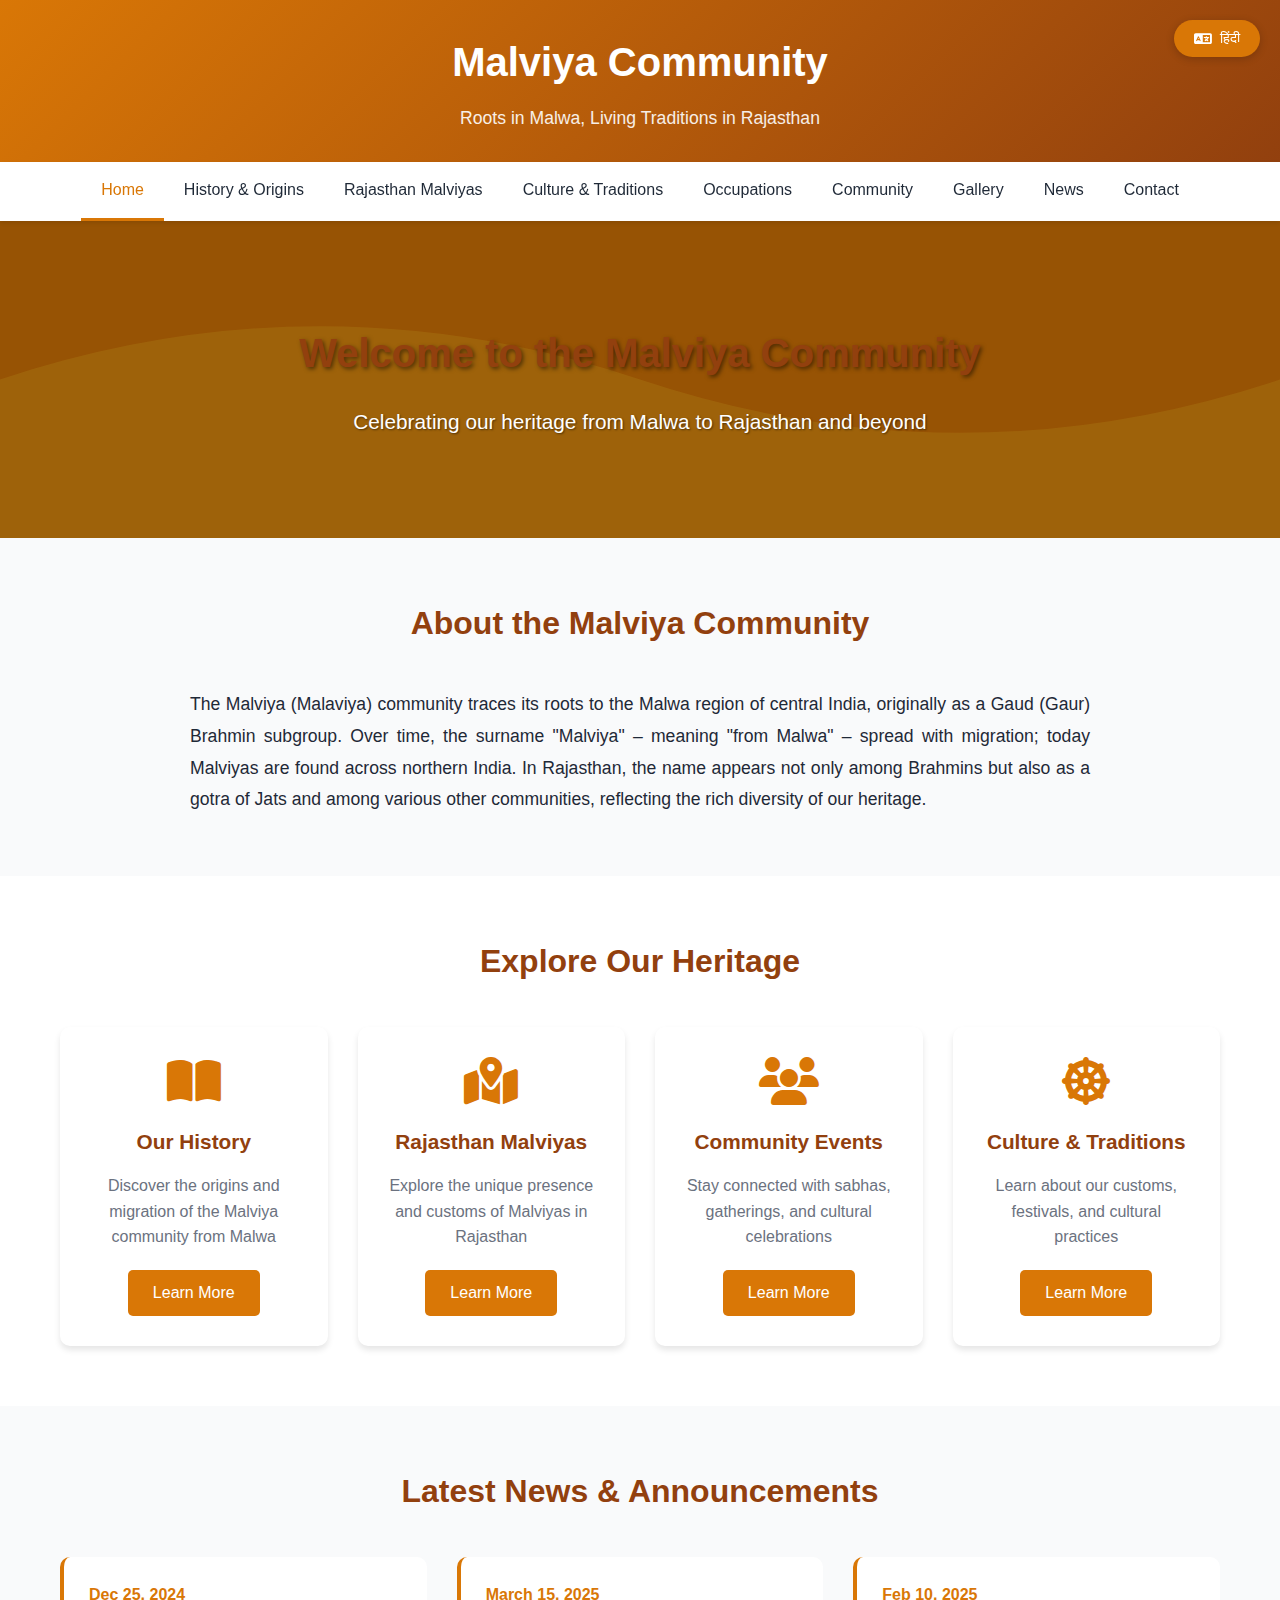
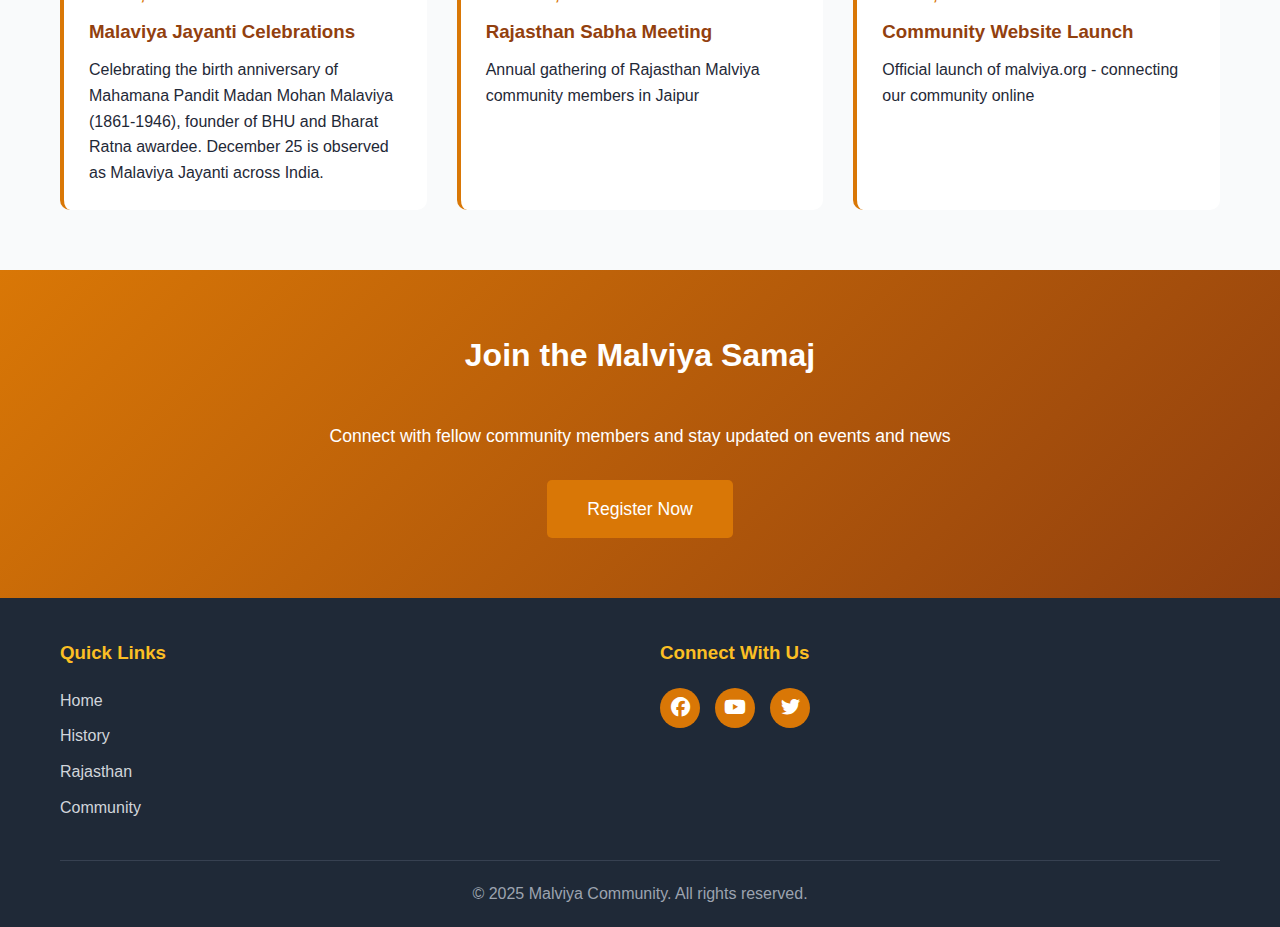
<file: index.html>
<!DOCTYPE html>
<html lang="en">
<head>
    <meta charset="UTF-8">
    <meta name="viewport" content="width=device-width, initial-scale=1.0">
    <meta name="description" content="Malviya Community - Roots in Malwa, Living Traditions in Rajasthan. Discover the heritage and culture of the Malviya community.">
    <meta name="keywords" content="Malviya, Malaviya, Malwa, Rajasthan, Gaud Brahmin, community, heritage, culture">

    <!-- Open Graph / Social Media Meta Tags -->
    <meta property="og:type" content="website">
    <meta property="og:url" content="https://malviya.org/">
    <meta property="og:title" content="Malviya Community - Roots in Malwa, Living Traditions">
    <meta property="og:description" content="Discover the rich heritage and culture of the Malviya community from Malwa to Rajasthan and beyond.">
    <meta property="og:image" content="https://malviya.org/images/og-image.jpg">

    <!-- Twitter Card Meta Tags -->
    <meta name="twitter:card" content="summary_large_image">
    <meta name="twitter:title" content="Malviya Community - Roots in Malwa, Living Traditions">
    <meta name="twitter:description" content="Discover the rich heritage and culture of the Malviya community from Malwa to Rajasthan and beyond.">
    <meta name="twitter:image" content="https://malviya.org/images/og-image.jpg">

    <!-- Favicon -->
    <link rel="apple-touch-icon" sizes="180x180" href="/apple-touch-icon.png">
    <link rel="icon" type="image/png" sizes="32x32" href="/favicon-32x32.png">
    <link rel="icon" type="image/png" sizes="16x16" href="/favicon-16x16.png">
    <link rel="manifest" href="/site.webmanifest">
    <meta name="theme-color" content="#d97706">

    <title>Malviya Community - Home</title>
    <link rel="stylesheet" href="css/style.css">
    <script async src="https://pagead2.googlesyndication.com/pagead/js/adsbygoogle.js?client=ca-pub-2874822616022461"
     crossorigin="anonymous"></script>
    <link rel="stylesheet" href="https://cdnjs.cloudflare.com/ajax/libs/font-awesome/6.4.0/css/all.min.css">
    <!-- Google tag (gtag.js) -->
    <script async src="https://www.googletagmanager.com/gtag/js?id=G-530CFD0CWT"></script>
    <script>
      window.dataLayer = window.dataLayer || [];
      function gtag(){dataLayer.push(arguments);}
      gtag('js', new Date());

      gtag('config', 'G-530CFD0CWT');
    </script>
</head>
<body>
    <!-- Language Toggle -->
    <div class="lang-toggle">
        <button id="langBtn" onclick="toggleLanguage()">
            <i class="fas fa-language"></i> <span id="langText">हिंदी</span>
        </button>
    </div>

    <!-- Header -->
    <header>
        <div class="container">
            <div class="logo">
                <h1 data-en="Malviya Community" data-hi="मालवीय समुदाय">Malviya Community</h1>
                <p class="tagline" data-en="Roots in Malwa, Living Traditions in Rajasthan" data-hi="मालवा में जड़ें, राजस्थान में जीवित परंपराएं">Roots in Malwa, Living Traditions in Rajasthan</p>
            </div>
        </div>
    </header>

    <!-- Navigation -->
    <nav id="mainNav">
        <div class="container">
            <button class="mobile-menu-toggle" onclick="toggleMobileMenu()">
                <i class="fas fa-bars"></i>
            </button>
            <ul class="nav-menu">
                <li><a href="index.html" class="active" data-en="Home" data-hi="होम">Home</a></li>
                <li><a href="history.html" data-en="History & Origins" data-hi="इतिहास और उत्पत्ति">History & Origins</a></li>
                <li><a href="rajasthan.html" data-en="Rajasthan Malviyas" data-hi="राजस्थान मालवीय">Rajasthan Malviyas</a></li>
                <li><a href="culture.html" data-en="Culture & Traditions" data-hi="संस्कृति और परंपराएं">Culture & Traditions</a></li>
                <li><a href="occupations.html" data-en="Occupations" data-hi="व्यवसाय">Occupations</a></li>
                <li><a href="community.html" data-en="Community" data-hi="समुदाय">Community</a></li>
                <li><a href="gallery.html" data-en="Gallery" data-hi="गैलरी">Gallery</a></li>
                <li><a href="news.html" data-en="News" data-hi="समाचार">News</a></li>
                <li><a href="contact.html" data-en="Contact" data-hi="संपर्क">Contact</a></li>
            </ul>
        </div>
    </nav>

    <!-- Hero Section -->
    <section class="hero">
        <div class="hero-slider">
            <div class="hero-slide active">
                <div class="hero-content">
                    <h2 data-en="Welcome to the Malviya Community" data-hi="मालवीय समुदाय में आपका स्वागत है">Welcome to the Malviya Community</h2>
                    <p data-en="Celebrating our heritage from Malwa to Rajasthan and beyond" data-hi="मालवा से राजस्थान और उससे आगे तक हमारी विरासत का जश्न मनाना">Celebrating our heritage from Malwa to Rajasthan and beyond</p>
                </div>
            </div>
        </div>
    </section>

    <!-- Introduction -->
    <section class="intro">
        <div class="container">
            <h2 data-en="About the Malviya Community" data-hi="मालवीय समुदाय के बारे में">About the Malviya Community</h2>
            <p data-en="The Malviya (Malaviya) community traces its roots to the Malwa region of central India, originally as a Gaud (Gaur) Brahmin subgroup. Over time, the surname 'Malviya' – meaning 'from Malwa' – spread with migration; today Malviyas are found across northern India. In Rajasthan, the name appears not only among Brahmins but also as a gotra of Jats and among various other communities, reflecting the rich diversity of our heritage." 
                data-hi="मालवीय (मालवीय) समुदाय की जड़ें मध्य भारत के मालवा क्षेत्र में हैं, मूल रूप से गौड़ (गौर) ब्राह्मण उपसमूह के रूप में। समय के साथ, 'मालवीय' उपनाम - जिसका अर्थ है 'मालवा से' - प्रवास के साथ फैल गया; आज मालवीय पूरे उत्तरी भारत में पाए जाते हैं। राजस्थान में, यह नाम न केवल ब्राह्मणों के बीच बल्कि जाटों के गोत्र के रूप में और विभिन्न अन्य समुदायों के बीच भी दिखाई देता है, जो हमारी विरासत की समृद्ध विविधता को दर्शाता है।">
                The Malviya (Malaviya) community traces its roots to the Malwa region of central India, originally as a Gaud (Gaur) Brahmin subgroup. Over time, the surname "Malviya" – meaning "from Malwa" – spread with migration; today Malviyas are found across northern India. In Rajasthan, the name appears not only among Brahmins but also as a gotra of Jats and among various other communities, reflecting the rich diversity of our heritage.
            </p>
        </div>
    </section>

    <!-- Quick Links -->
    <section class="quick-links">
        <div class="container">
            <h2 data-en="Explore Our Heritage" data-hi="हमारी विरासत का अन्वेषण करें">Explore Our Heritage</h2>
            <div class="links-grid">
                <div class="link-card">
                    <i class="fas fa-book-open"></i>
                    <h3 data-en="Our History" data-hi="हमारा इतिहास">Our History</h3>
                    <p data-en="Discover the origins and migration of the Malviya community from Malwa" data-hi="मालवा से मालवीय समुदाय की उत्पत्ति और प्रवास की खोज करें">Discover the origins and migration of the Malviya community from Malwa</p>
                    <a href="history.html" class="btn" data-en="Learn More" data-hi="और जानें">Learn More</a>
                </div>
                <div class="link-card">
                    <i class="fas fa-map-marked-alt"></i>
                    <h3 data-en="Rajasthan Malviyas" data-hi="राजस्थान मालवीय">Rajasthan Malviyas</h3>
                    <p data-en="Explore the unique presence and customs of Malviyas in Rajasthan" data-hi="राजस्थान में मालवीयों की अनूठी उपस्थिति और रीति-रिवाजों का अन्वेषण करें">Explore the unique presence and customs of Malviyas in Rajasthan</p>
                    <a href="rajasthan.html" class="btn" data-en="Learn More" data-hi="और जानें">Learn More</a>
                </div>
                <div class="link-card">
                    <i class="fas fa-users"></i>
                    <h3 data-en="Community Events" data-hi="सामुदायिक कार्यक्रम">Community Events</h3>
                    <p data-en="Stay connected with sabhas, gatherings, and cultural celebrations" data-hi="सभाओं, समारोहों और सांस्कृतिक उत्सवों से जुड़े रहें">Stay connected with sabhas, gatherings, and cultural celebrations</p>
                    <a href="community.html" class="btn" data-en="Learn More" data-hi="और जानें">Learn More</a>
                </div>
                <div class="link-card">
                    <i class="fas fa-dharmachakra"></i>
                    <h3 data-en="Culture & Traditions" data-hi="संस्कृति और परंपराएं">Culture & Traditions</h3>
                    <p data-en="Learn about our customs, festivals, and cultural practices" data-hi="हमारे रीति-रिवाजों, त्योहारों और सांस्कृतिक प्रथाओं के बारे में जानें">Learn about our customs, festivals, and cultural practices</p>
                    <a href="culture.html" class="btn" data-en="Learn More" data-hi="और जानें">Learn More</a>
                </div>
            </div>
        </div>
    </section>

    <!-- News & Announcements -->
    <section class="news">
        <div class="container">
            <h2 data-en="Latest News & Announcements" data-hi="नवीनतम समाचार और घोषणाएं">Latest News & Announcements</h2>
            <div class="news-carousel">
                <div class="news-item">
                    <div class="news-date">Dec 25, 2024</div>
                    <h3 data-en="Malaviya Jayanti Celebrations" data-hi="मालवीय जयंती समारोह">Malaviya Jayanti Celebrations</h3>
                    <p data-en="Celebrating the birth anniversary of Mahamana Pandit Madan Mohan Malaviya (1861-1946), founder of BHU and Bharat Ratna awardee. December 25 is observed as Malaviya Jayanti across India." data-hi="महामना पंडित मदन मोहन मालवीय (1861-1946), बीएचयू के संस्थापक और भारत रत्न पुरस्कार विजेता की जयंती मनाना। 25 दिसंबर को पूरे भारत में मालवीय जयंती के रूप में मनाया जाता है।">Celebrating the birth anniversary of Mahamana Pandit Madan Mohan Malaviya (1861-1946), founder of BHU and Bharat Ratna awardee. December 25 is observed as Malaviya Jayanti across India.</p>
                </div>
                <div class="news-item">
                    <div class="news-date">March 15, 2025</div>
                    <h3 data-en="Rajasthan Sabha Meeting" data-hi="राजस्थान सभा बैठक">Rajasthan Sabha Meeting</h3>
                    <p data-en="Annual gathering of Rajasthan Malviya community members in Jaipur" data-hi="जयपुर में राजस्थान मालवीय समुदाय के सदस्यों की वार्षिक सभा">Annual gathering of Rajasthan Malviya community members in Jaipur</p>
                </div>
                <div class="news-item">
                    <div class="news-date">Feb 10, 2025</div>
                    <h3 data-en="Community Website Launch" data-hi="समुदाय वेबसाइट लॉन्च">Community Website Launch</h3>
                    <p data-en="Official launch of malviya.org - connecting our community online" data-hi="malviya.org का आधिकारिक लॉन्च - हमारे समुदाय को ऑनलाइन जोड़ना">Official launch of malviya.org - connecting our community online</p>
                </div>
            </div>
        </div>
    </section>

    <!-- Call to Action -->
    <section class="cta">
        <div class="container">
            <h2 data-en="Join the Malviya Samaj" data-hi="मालवीय समाज में शामिल हों">Join the Malviya Samaj</h2>
            <p data-en="Connect with fellow community members and stay updated on events and news" data-hi="साथी समुदाय के सदस्यों से जुड़ें और घटनाओं और समाचारों पर अपडेट रहें">Connect with fellow community members and stay updated on events and news</p>
            <a href="contact.html" class="btn btn-large" data-en="Register Now" data-hi="अभी पंजीकरण करें">Register Now</a>
        </div>
    </section>

    <!-- Footer -->
    <footer>
        <div class="container">
            <div class="footer-content">
                <div class="footer-section">
                    <h3 data-en="Quick Links" data-hi="त्वरित लिंक">Quick Links</h3>
                    <ul>
                        <li><a href="index.html" data-en="Home" data-hi="होम">Home</a></li>
                        <li><a href="history.html" data-en="History" data-hi="इतिहास">History</a></li>
                        <li><a href="rajasthan.html" data-en="Rajasthan" data-hi="राजस्थान">Rajasthan</a></li>
                        <li><a href="community.html" data-en="Community" data-hi="समुदाय">Community</a></li>
                    </ul>
                </div>
                <div class="footer-section">
                    <h3 data-en="Connect With Us" data-hi="हमसे जुड़ें">Connect With Us</h3>
                    <div class="social-links">
                        <a href="#" aria-label="Facebook"><i class="fab fa-facebook"></i></a>
                        <a href="#" aria-label="YouTube"><i class="fab fa-youtube"></i></a>
                        <a href="#" aria-label="Twitter"><i class="fab fa-twitter"></i></a>
                    </div>
                </div>
            </div>
            <div class="footer-bottom">
                <p>&copy; 2025 Malviya Community. <span data-en="All rights reserved." data-hi="सर्वाधिकार सुरक्षित।">All rights reserved.</span></p>
            </div>
        </div>
    </footer>

    <script src="js/main.js"></script>
</body>
</html>
</file>
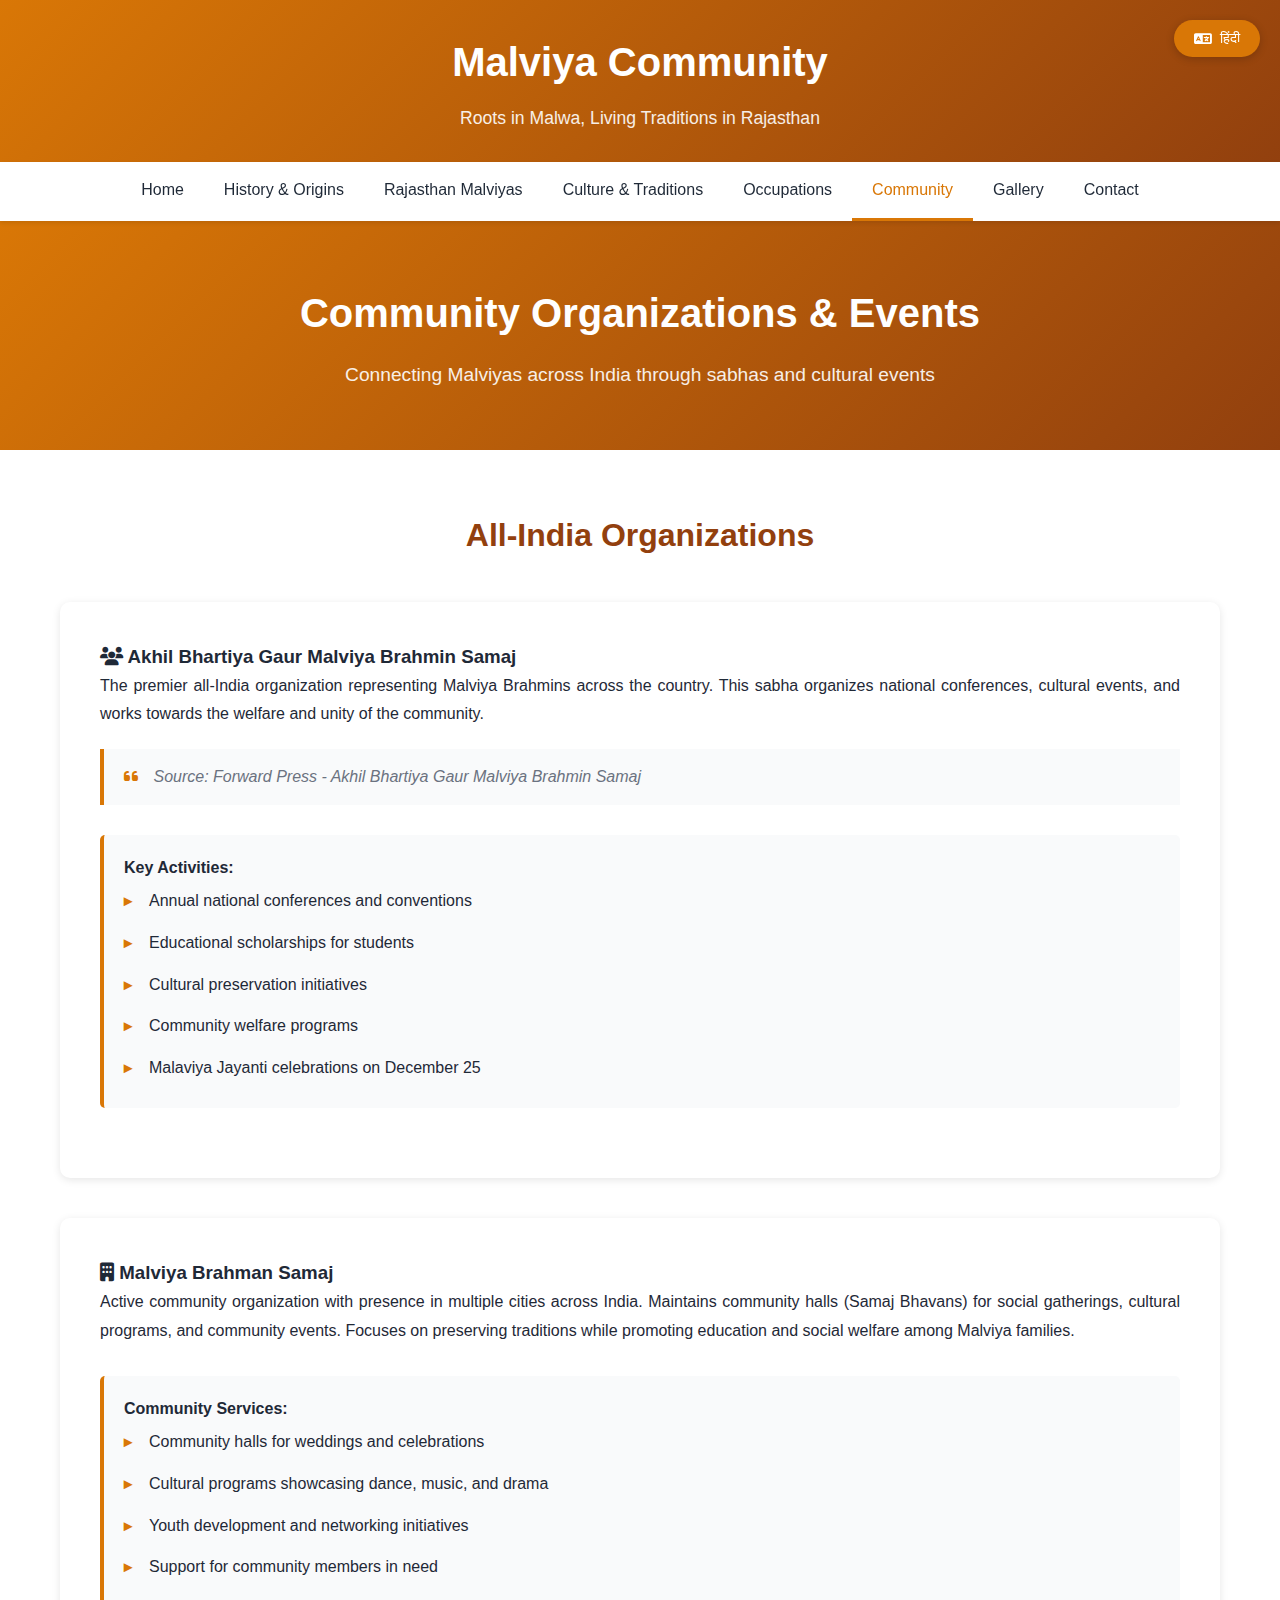
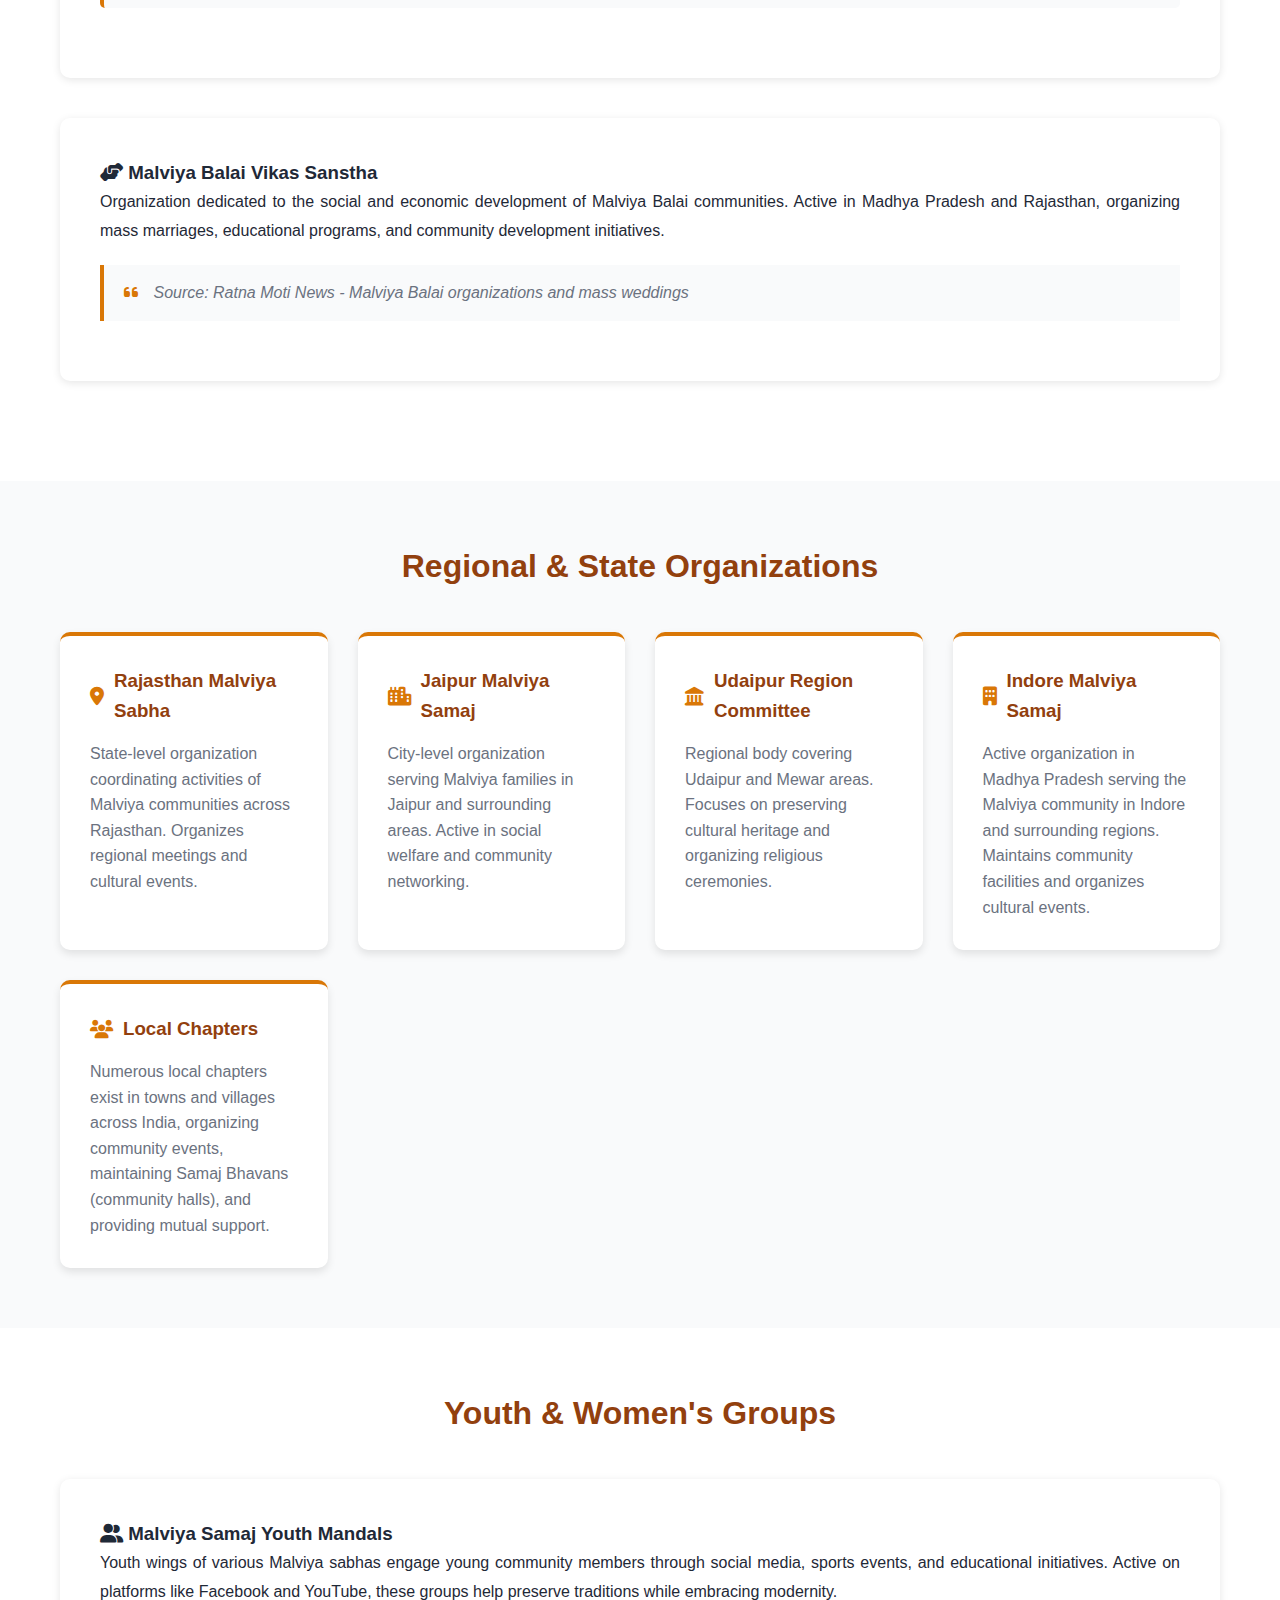
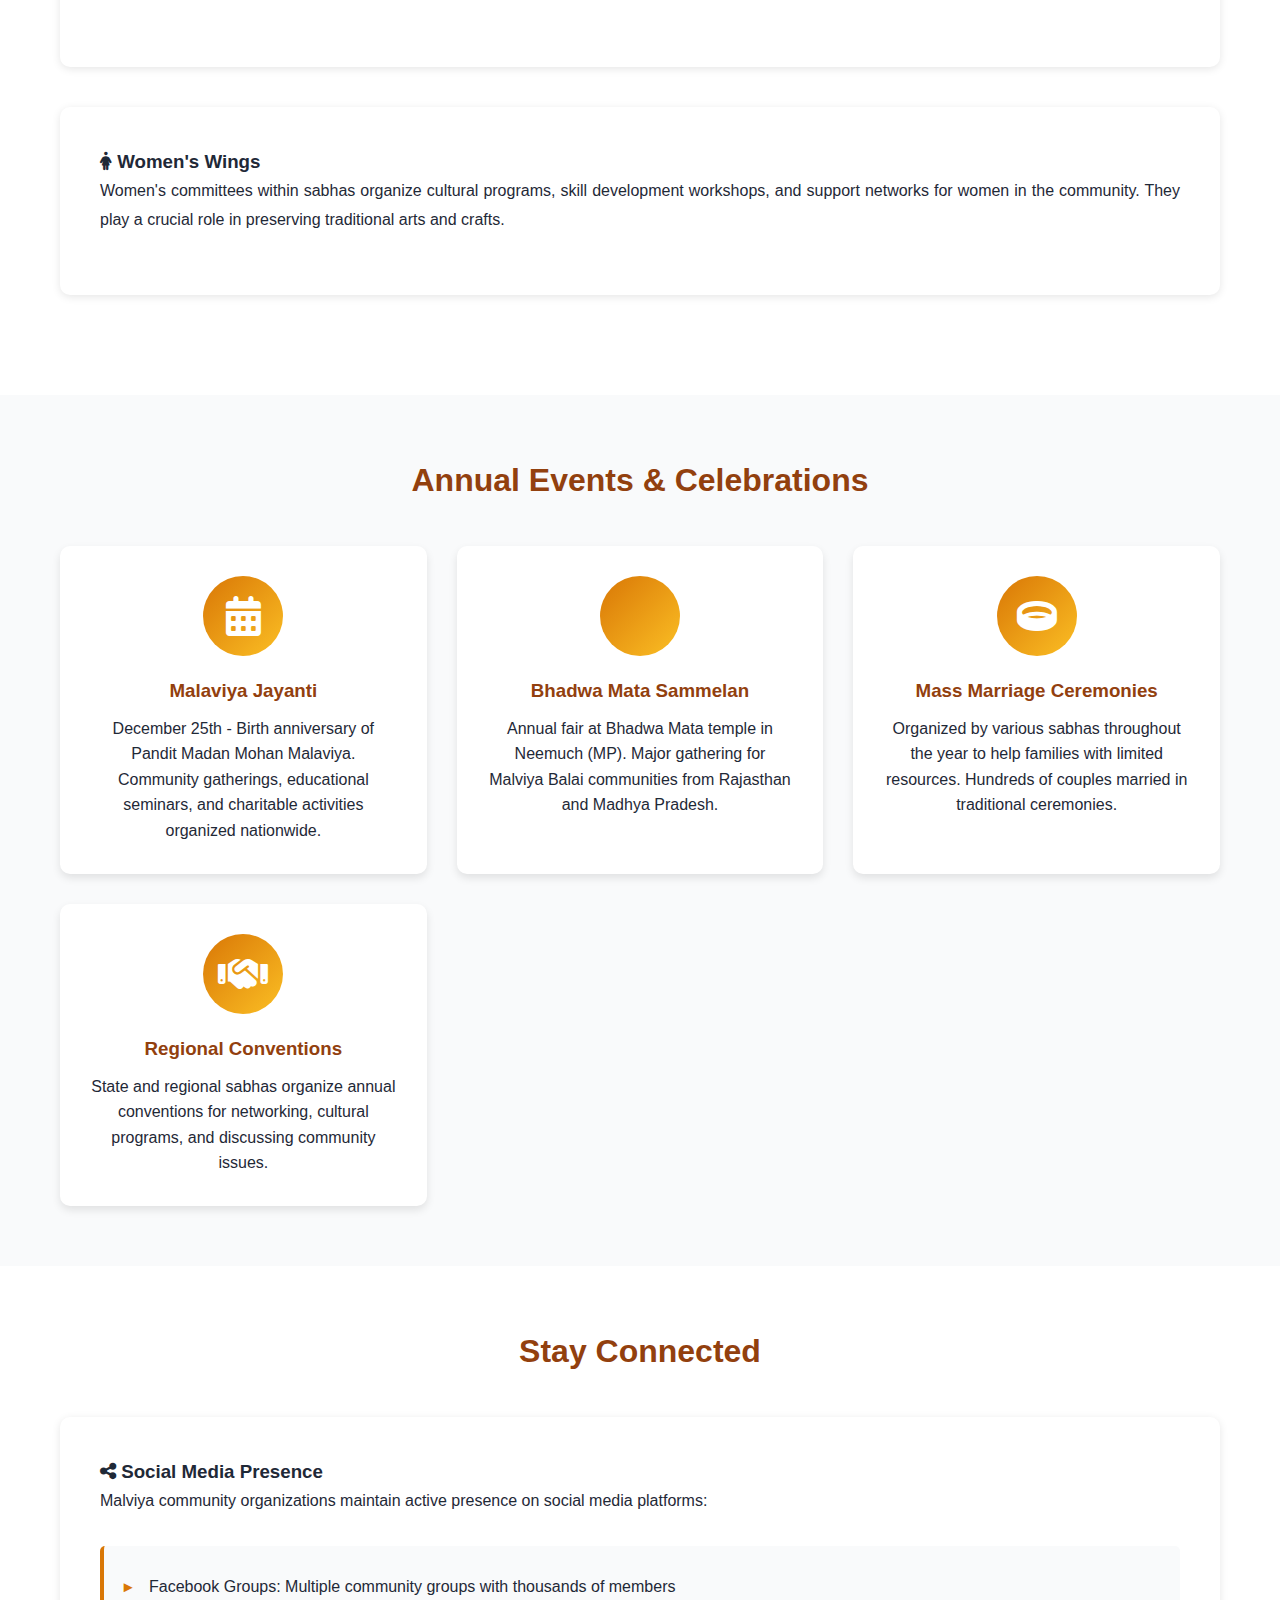
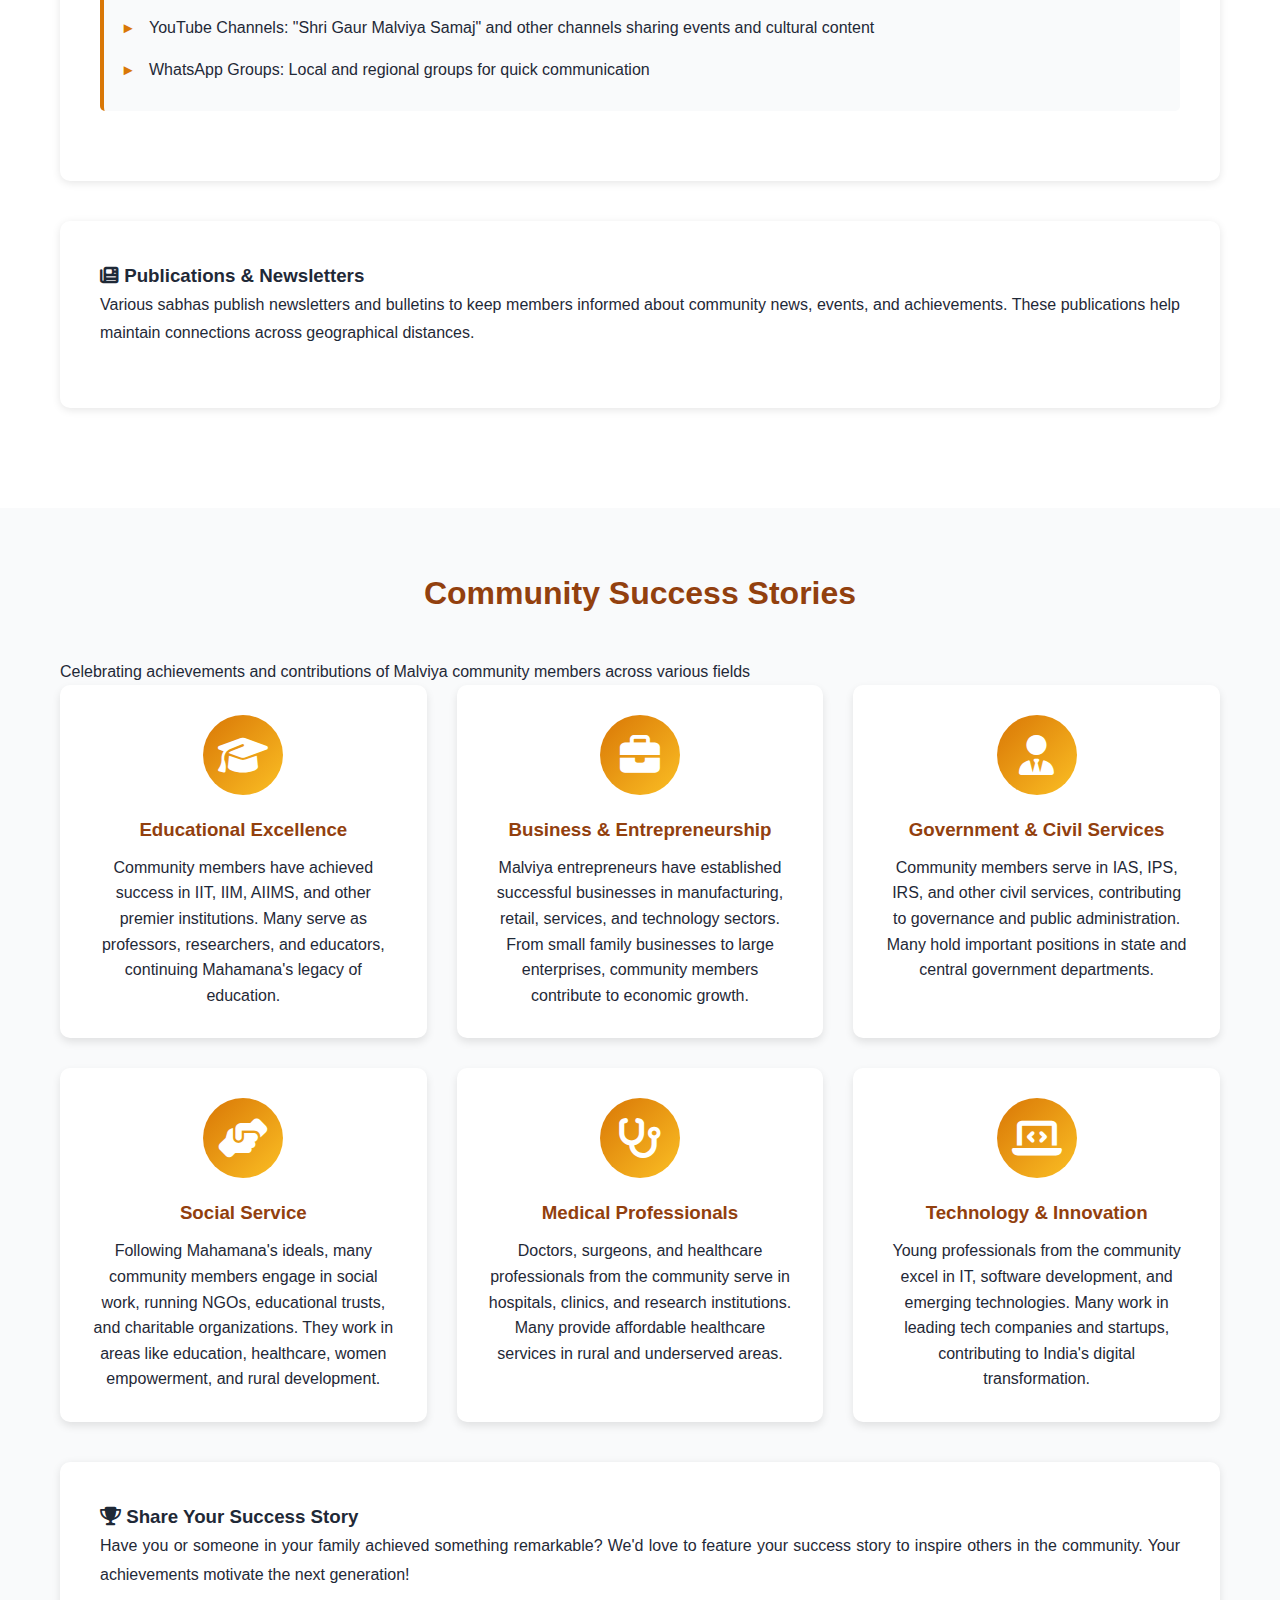
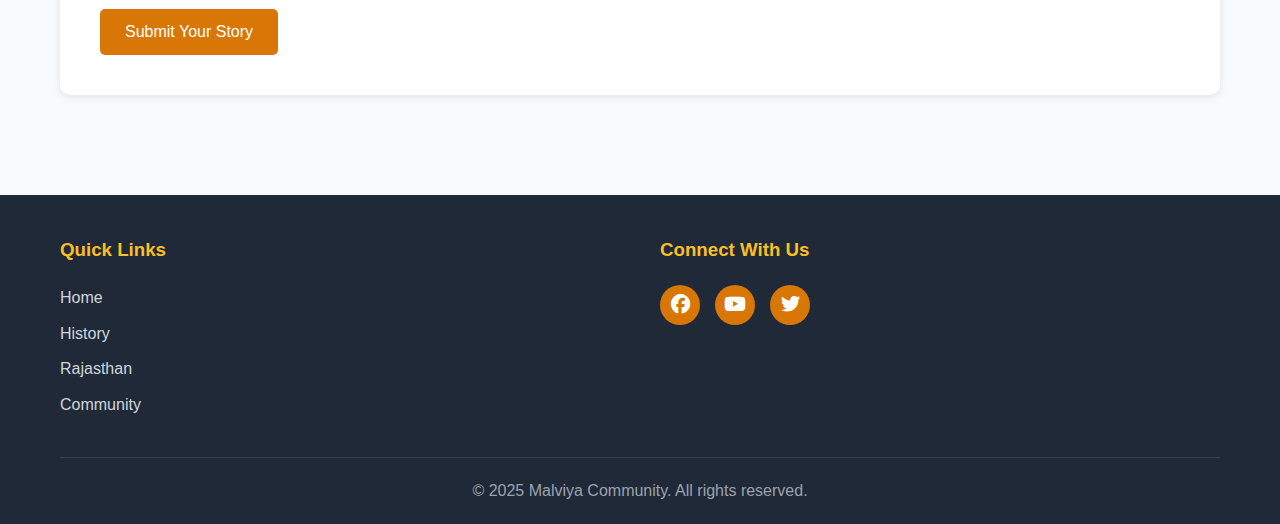
<file: community.html>
<!DOCTYPE html>
<html lang="en">
<head>
    <meta charset="UTF-8">
    <meta name="viewport" content="width=device-width, initial-scale=1.0">
    <meta name="description" content="Connect with Malviya community organizations, sabhas, and events across India. Join regional associations and stay updated on community gatherings.">
    <meta name="keywords" content="Malviya sabha, community organizations, Gaur Malviya Samaj, community events">

    <!-- Open Graph / Social Media Meta Tags -->
    <meta property="og:type" content="website">
    <meta property="og:url" content="https://malviya.org/community.html">
    <meta property="og:title" content="Community Organizations - Malviya Community">
    <meta property="og:description" content="Connect with Malviya sabhas, associations, and community events across India.">
    <meta property="og:image" content="https://malviya.org/images/og-image.jpg">

    <!-- Favicon -->
    <link rel="apple-touch-icon" sizes="180x180" href="/apple-touch-icon.png">
    <link rel="icon" type="image/png" sizes="32x32" href="/favicon-32x32.png">
    <link rel="icon" type="image/png" sizes="16x16" href="/favicon-16x16.png">
    <link rel="manifest" href="/site.webmanifest">
    <meta name="theme-color" content="#d97706">

    <title>Community Organizations - Malviya Community</title>
    <link rel="stylesheet" href="css/style.css">
    <link rel="stylesheet" href="css/pages.css">
    <link rel="stylesheet" href="https://cdnjs.cloudflare.com/ajax/libs/font-awesome/6.4.0/css/all.min.css">
    <script async src="https://pagead2.googlesyndication.com/pagead/js/adsbygoogle.js?client=ca-pub-2874822616022461"
     crossorigin="anonymous"></script>
    <!-- Google tag (gtag.js) -->
    <script async src="https://www.googletagmanager.com/gtag/js?id=G-530CFD0CWT"></script>
    <script>
      window.dataLayer = window.dataLayer || [];
      function gtag(){dataLayer.push(arguments);}
      gtag('js', new Date());

      gtag('config', 'G-530CFD0CWT');
    </script>
</head>
<body>
    <!-- Language Toggle -->
    <div class="lang-toggle">
        <button id="langBtn" onclick="toggleLanguage()">
            <i class="fas fa-language"></i> <span id="langText">हिंदी</span>
        </button>
    </div>

    <!-- Header -->
    <header>
        <div class="container">
            <div class="logo">
                <h1 data-en="Malviya Community" data-hi="मालवीय समुदाय">Malviya Community</h1>
                <p class="tagline" data-en="Roots in Malwa, Living Traditions in Rajasthan" data-hi="मालवा में जड़ें, राजस्थान में जीवित परंपराएं">Roots in Malwa, Living Traditions in Rajasthan</p>
            </div>
        </div>
    </header>

    <!-- Navigation -->
    <nav id="mainNav">
        <div class="container">
            <button class="mobile-menu-toggle" onclick="toggleMobileMenu()">
                <i class="fas fa-bars"></i>
            </button>
            <ul class="nav-menu">
                <li><a href="index.html" data-en="Home" data-hi="होम">Home</a></li>
                <li><a href="history.html" data-en="History & Origins" data-hi="इतिहास और उत्पत्ति">History & Origins</a></li>
                <li><a href="rajasthan.html" data-en="Rajasthan Malviyas" data-hi="राजस्थान मालवीय">Rajasthan Malviyas</a></li>
                <li><a href="culture.html" data-en="Culture & Traditions" data-hi="संस्कृति और परंपराएं">Culture & Traditions</a></li>
                <li><a href="occupations.html" data-en="Occupations" data-hi="व्यवसाय">Occupations</a></li>
                <li><a href="community.html" class="active" data-en="Community" data-hi="समुदाय">Community</a></li>
                <li><a href="gallery.html" data-en="Gallery" data-hi="गैलरी">Gallery</a></li>
                <li><a href="contact.html" data-en="Contact" data-hi="संपर्क">Contact</a></li>
            </ul>
        </div>
    </nav>

    <!-- Page Header -->
    <section class="page-header">
        <div class="container">
            <h1 data-en="Community Organizations & Events" data-hi="सामुदायिक संगठन और कार्यक्रम">Community Organizations & Events</h1>
            <p data-en="Connecting Malviyas across India through sabhas and cultural events" data-hi="सभाओं और सांस्कृतिक कार्यक्रमों के माध्यम से पूरे भारत में मालवीयों को जोड़ना">Connecting Malviyas across India through sabhas and cultural events</p>
        </div>
    </section>

    <!-- National Organizations -->
    <section class="content-section">
        <div class="container">
            <h2 data-en="All-India Organizations" data-hi="अखिल भारतीय संगठन">All-India Organizations</h2>
            
            <div class="content-card">
                <h3><i class="fas fa-users"></i> <span data-en="Akhil Bhartiya Gaur Malviya Brahmin Samaj" data-hi="अखिल भारतीय गौर मालवीय ब्राह्मण समाज">Akhil Bhartiya Gaur Malviya Brahmin Samaj</span></h3>
                <p data-en="The premier all-India organization representing Malviya Brahmins across the country. This sabha organizes national conferences, cultural events, and works towards the welfare and unity of the community."
                   data-hi="देश भर में मालवीय ब्राह्मणों का प्रतिनिधित्व करने वाला प्रमुख अखिल भारतीय संगठन। यह सभा राष्ट्रीय सम्मेलनों, सांस्कृतिक कार्यक्रमों का आयोजन करती है और समुदाय के कल्याण और एकता की दिशा में काम करती है।">
                    The premier all-India organization representing Malviya Brahmins across the country. This sabha organizes national conferences, cultural events, and works towards the welfare and unity of the community.
                </p>

                <div class="citation">
                    <i class="fas fa-quote-left"></i>
                    <span data-en="Source: Forward Press - Akhil Bhartiya Gaur Malviya Brahmin Samaj" data-hi="स्रोत: फॉरवर्ड प्रेस - अखिल भारतीय गौर मालवीय ब्राह्मण समाज">Source: Forward Press - Akhil Bhartiya Gaur Malviya Brahmin Samaj</span>
                </div>

                <div class="info-box">
                    <h4 data-en="Key Activities:" data-hi="मुख्य गतिविधियां:">Key Activities:</h4>
                    <ul>
                        <li data-en="Annual national conferences and conventions" data-hi="वार्षिक राष्ट्रीय सम्मेलन और सम्मेलन">Annual national conferences and conventions</li>
                        <li data-en="Educational scholarships for students" data-hi="छात्रों के लिए शैक्षिक छात्रवृत्ति">Educational scholarships for students</li>
                        <li data-en="Cultural preservation initiatives" data-hi="सांस्कृतिक संरक्षण पहल">Cultural preservation initiatives</li>
                        <li data-en="Community welfare programs" data-hi="सामुदायिक कल्याण कार्यक्रम">Community welfare programs</li>
                        <li data-en="Malaviya Jayanti celebrations on December 25" data-hi="25 दिसंबर को मालवीय जयंती समारोह">Malaviya Jayanti celebrations on December 25</li>
                    </ul>
                </div>
            </div>

            <div class="content-card">
                <h3><i class="fas fa-building"></i> <span data-en="Malviya Brahman Samaj" data-hi="मालवीय ब्राह्मण समाज">Malviya Brahman Samaj</span></h3>
                <p data-en="Active community organization with presence in multiple cities across India. Maintains community halls (Samaj Bhavans) for social gatherings, cultural programs, and community events. Focuses on preserving traditions while promoting education and social welfare among Malviya families."
                   data-hi="भारत भर के कई शहरों में उपस्थिति के साथ सक्रिय सामुदायिक संगठन। सामाजिक समारोहों, सांस्कृतिक कार्यक्रमों और सामुदायिक कार्यक्रमों के लिए सामुदायिक हॉल (समाज भवन) बनाए रखता है। मालवीय परिवारों के बीच शिक्षा और सामाजिक कल्याण को बढ़ावा देते हुए परंपराओं को संरक्षित करने पर ध्यान केंद्रित करता है।">
                    Active community organization with presence in multiple cities across India. Maintains community halls (Samaj Bhavans) for social gatherings, cultural programs, and community events. Focuses on preserving traditions while promoting education and social welfare among Malviya families.
                </p>

                <div class="info-box">
                    <h4 data-en="Community Services:" data-hi="सामुदायिक सेवाएं:">Community Services:</h4>
                    <ul>
                        <li data-en="Community halls for weddings and celebrations" data-hi="शादियों और समारोहों के लिए सामुदायिक हॉल">Community halls for weddings and celebrations</li>
                        <li data-en="Cultural programs showcasing dance, music, and drama" data-hi="नृत्य, संगीत और नाटक प्रदर्शित करने वाले सांस्कृतिक कार्यक्रम">Cultural programs showcasing dance, music, and drama</li>
                        <li data-en="Youth development and networking initiatives" data-hi="युवा विकास और नेटवर्किंग पहल">Youth development and networking initiatives</li>
                        <li data-en="Support for community members in need" data-hi="जरूरतमंद समुदाय के सदस्यों के लिए समर्थन">Support for community members in need</li>
                    </ul>
                </div>
            </div>

            <div class="content-card">
                <h3><i class="fas fa-hands-helping"></i> <span data-en="Malviya Balai Vikas Sanstha" data-hi="मालवीय बलाई विकास संस्था">Malviya Balai Vikas Sanstha</span></h3>
                <p data-en="Organization dedicated to the social and economic development of Malviya Balai communities. Active in Madhya Pradesh and Rajasthan, organizing mass marriages, educational programs, and community development initiatives." 
                   data-hi="मालवीय बलाई समुदायों के सामाजिक और आर्थिक विकास के लिए समर्पित संगठन। मध्य प्रदेश और राजस्थान में सक्रिय, सामूहिक विवाह, शैक्षिक कार्यक्रम और सामुदायिक विकास पहल का आयोजन।">
                    Organization dedicated to the social and economic development of Malviya Balai communities. Active in Madhya Pradesh and Rajasthan, organizing mass marriages, educational programs, and community development initiatives.
                </p>
                
                <div class="citation">
                    <i class="fas fa-quote-left"></i>
                    <span data-en="Source: Ratna Moti News - Malviya Balai organizations and mass weddings" data-hi="स्रोत: रत्न मोती न्यूज - मालवीय बलाई संगठन और सामूहिक विवाह">Source: Ratna Moti News - Malviya Balai organizations and mass weddings</span>
                </div>
            </div>
        </div>
    </section>

    <!-- Regional Organizations -->
    <section class="content-section bg-light">
        <div class="container">
            <h2 data-en="Regional & State Organizations" data-hi="क्षेत्रीय और राज्य संगठन">Regional & State Organizations</h2>
            
            <div class="distribution-grid">
                <div class="distribution-card">
                    <h3><i class="fas fa-map-marker-alt"></i> <span data-en="Rajasthan Malviya Sabha" data-hi="राजस्थान मालवीय सभा">Rajasthan Malviya Sabha</span></h3>
                    <p data-en="State-level organization coordinating activities of Malviya communities across Rajasthan. Organizes regional meetings and cultural events." 
                       data-hi="राजस्थान भर में मालवीय समुदायों की गतिविधियों का समन्वय करने वाला राज्य स्तरीय संगठन। क्षेत्रीय बैठकों और सांस्कृतिक कार्यक्रमों का आयोजन करता है।">
                        State-level organization coordinating activities of Malviya communities across Rajasthan. Organizes regional meetings and cultural events.
                    </p>
                </div>
                
                <div class="distribution-card">
                    <h3><i class="fas fa-city"></i> <span data-en="Jaipur Malviya Samaj" data-hi="जयपुर मालवीय समाज">Jaipur Malviya Samaj</span></h3>
                    <p data-en="City-level organization serving Malviya families in Jaipur and surrounding areas. Active in social welfare and community networking." 
                       data-hi="जयपुर और आसपास के क्षेत्रों में मालवीय परिवारों की सेवा करने वाला शहर स्तरीय संगठन। सामाजिक कल्याण और सामुदायिक नेटवर्किंग में सक्रिय।">
                        City-level organization serving Malviya families in Jaipur and surrounding areas. Active in social welfare and community networking.
                    </p>
                </div>
                
                <div class="distribution-card">
                    <h3><i class="fas fa-landmark"></i> <span data-en="Udaipur Region Committee" data-hi="उदयपुर क्षेत्र समिति">Udaipur Region Committee</span></h3>
                    <p data-en="Regional body covering Udaipur and Mewar areas. Focuses on preserving cultural heritage and organizing religious ceremonies." 
                       data-hi="उदयपुर और मेवाड़ क्षेत्रों को कवर करने वाली क्षेत्रीय संस्था। सांस्कृतिक विरासत को संरक्षित करने और धार्मिक समारोहों के आयोजन पर ध्यान केंद्रित करती है।">
                        Regional body covering Udaipur and Mewar areas. Focuses on preserving cultural heritage and organizing religious ceremonies.
                    </p>
                </div>
                
                <div class="distribution-card">
                    <h3><i class="fas fa-building"></i> <span data-en="Indore Malviya Samaj" data-hi="इंदौर मालवीय समाज">Indore Malviya Samaj</span></h3>
                    <p data-en="Active organization in Madhya Pradesh serving the Malviya community in Indore and surrounding regions. Maintains community facilities and organizes cultural events."
                       data-hi="मध्य प्रदेश में सक्रिय संगठन जो इंदौर और आसपास के क्षेत्रों में मालवीय समुदाय की सेवा करता है। सामुदायिक सुविधाओं को बनाए रखता है और सांस्कृतिक कार्यक्रमों का आयोजन करता है।">
                        Active organization in Madhya Pradesh serving the Malviya community in Indore and surrounding regions. Maintains community facilities and organizes cultural events.
                    </p>
                </div>

                <div class="distribution-card">
                    <h3><i class="fas fa-users"></i> <span data-en="Local Chapters" data-hi="स्थानीय अध्याय">Local Chapters</span></h3>
                    <p data-en="Numerous local chapters exist in towns and villages across India, organizing community events, maintaining Samaj Bhavans (community halls), and providing mutual support."
                       data-hi="भारत भर के शहरों और गांवों में कई स्थानीय अध्याय मौजूद हैं, जो सामुदायिक कार्यक्रमों का आयोजन करते हैं, समाज भवन (सामुदायिक हॉल) बनाए रखते हैं और आपसी सहायता प्रदान करते हैं।">
                        Numerous local chapters exist in towns and villages across India, organizing community events, maintaining Samaj Bhavans (community halls), and providing mutual support.
                    </p>
                </div>
            </div>
        </div>
    </section>

    <!-- Youth & Women Organizations -->
    <section class="content-section">
        <div class="container">
            <h2 data-en="Youth & Women's Groups" data-hi="युवा और महिला समूह">Youth & Women's Groups</h2>
            
            <div class="content-card">
                <h3><i class="fas fa-user-friends"></i> <span data-en="Malviya Samaj Youth Mandals" data-hi="मालवीय समाज युवा मंडल">Malviya Samaj Youth Mandals</span></h3>
                <p data-en="Youth wings of various Malviya sabhas engage young community members through social media, sports events, and educational initiatives. Active on platforms like Facebook and YouTube, these groups help preserve traditions while embracing modernity." 
                   data-hi="विभिन्न मालवीय सभाओं के युवा विंग सोशल मीडिया, खेल कार्यक्रमों और शैक्षिक पहलों के माध्यम से युवा समुदाय के सदस्यों को संलग्न करते हैं। फेसबुक और यूट्यूब जैसे प्लेटफार्मों पर सक्रिय, ये समूह आधुनिकता को अपनाते हुए परंपराओं को संरक्षित करने में मदद करते हैं।">
                    Youth wings of various Malviya sabhas engage young community members through social media, sports events, and educational initiatives. Active on platforms like Facebook and YouTube, these groups help preserve traditions while embracing modernity.
                </p>
            </div>

            <div class="content-card">
                <h3><i class="fas fa-female"></i> <span data-en="Women's Wings" data-hi="महिला विंग">Women's Wings</span></h3>
                <p data-en="Women's committees within sabhas organize cultural programs, skill development workshops, and support networks for women in the community. They play a crucial role in preserving traditional arts and crafts." 
                   data-hi="सभाओं के भीतर महिला समितियां सांस्कृतिक कार्यक्रमों, कौशल विकास कार्यशालाओं और समुदाय में महिलाओं के लिए समर्थन नेटवर्क का आयोजन करती हैं। वे पारंपरिक कलाओं और शिल्पों को संरक्षित करने में महत्वपूर्ण भूमिका निभाती हैं।">
                    Women's committees within sabhas organize cultural programs, skill development workshops, and support networks for women in the community. They play a crucial role in preserving traditional arts and crafts.
                </p>
            </div>
        </div>
    </section>

    <!-- Key Events -->
    <section class="content-section bg-light">
        <div class="container">
            <h2 data-en="Annual Events & Celebrations" data-hi="वार्षिक कार्यक्रम और उत्सव">Annual Events & Celebrations</h2>
            
            <div class="notable-grid">
                <div class="notable-card">
                    <div class="notable-icon">
                        <i class="fas fa-calendar-alt"></i>
                    </div>
                    <h3 data-en="Malaviya Jayanti" data-hi="मालवीय जयंती">Malaviya Jayanti</h3>
                    <p data-en="December 25th - Birth anniversary of Pandit Madan Mohan Malaviya. Community gatherings, educational seminars, and charitable activities organized nationwide." 
                       data-hi="25 दिसंबर - पंडित मदन मोहन मालवीय की जयंती। देशव्यापी सामुदायिक सभाएं, शैक्षिक सेमिनार और धर्मार्थ गतिविधियां आयोजित की जाती हैं।">
                        December 25th - Birth anniversary of Pandit Madan Mohan Malaviya. Community gatherings, educational seminars, and charitable activities organized nationwide.
                    </p>
                </div>

                <div class="notable-card">
                    <div class="notable-icon">
                        <i class="fas fa-temple-hindu"></i>
                    </div>
                    <h3 data-en="Bhadwa Mata Sammelan" data-hi="भदवा माता सम्मेलन">Bhadwa Mata Sammelan</h3>
                    <p data-en="Annual fair at Bhadwa Mata temple in Neemuch (MP). Major gathering for Malviya Balai communities from Rajasthan and Madhya Pradesh." 
                       data-hi="नीमच (एमपी) में भदवा माता मंदिर में वार्षिक मेला। राजस्थान और मध्य प्रदेश से मालवीय बलाई समुदायों के लिए प्रमुख सभा।">
                        Annual fair at Bhadwa Mata temple in Neemuch (MP). Major gathering for Malviya Balai communities from Rajasthan and Madhya Pradesh.
                    </p>
                </div>

                <div class="notable-card">
                    <div class="notable-icon">
                        <i class="fas fa-ring"></i>
                    </div>
                    <h3 data-en="Mass Marriage Ceremonies" data-hi="सामूहिक विवाह समारोह">Mass Marriage Ceremonies</h3>
                    <p data-en="Organized by various sabhas throughout the year to help families with limited resources. Hundreds of couples married in traditional ceremonies." 
                       data-hi="सीमित संसाधनों वाले परिवारों की मदद के लिए पूरे वर्ष विभिन्न सभाओं द्वारा आयोजित। पारंपरिक समारोहों में सैकड़ों जोड़ों की शादी।">
                        Organized by various sabhas throughout the year to help families with limited resources. Hundreds of couples married in traditional ceremonies.
                    </p>
                </div>

                <div class="notable-card">
                    <div class="notable-icon">
                        <i class="fas fa-handshake"></i>
                    </div>
                    <h3 data-en="Regional Conventions" data-hi="क्षेत्रीय सम्मेलन">Regional Conventions</h3>
                    <p data-en="State and regional sabhas organize annual conventions for networking, cultural programs, and discussing community issues." 
                       data-hi="राज्य और क्षेत्रीय सभाएं नेटवर्किंग, सांस्कृतिक कार्यक्रमों और सामुदायिक मुद्दों पर चर्चा के लिए वार्षिक सम्मेलनों का आयोजन करती हैं।">
                        State and regional sabhas organize annual conventions for networking, cultural programs, and discussing community issues.
                    </p>
                </div>
            </div>
        </div>
    </section>

    <!-- Social Media & Publications -->
    <section class="content-section">
        <div class="container">
            <h2 data-en="Stay Connected" data-hi="जुड़े रहें">Stay Connected</h2>
            
            <div class="content-card">
                <h3><i class="fas fa-share-alt"></i> <span data-en="Social Media Presence" data-hi="सोशल मीडिया उपस्थिति">Social Media Presence</span></h3>
                <p data-en="Malviya community organizations maintain active presence on social media platforms:" 
                   data-hi="मालवीय समुदाय संगठन सोशल मीडिया प्लेटफार्मों पर सक्रिय उपस्थिति बनाए रखते हैं:">
                    Malviya community organizations maintain active presence on social media platforms:
                </p>
                
                <div class="info-box">
                    <ul>
                        <li data-en="Facebook Groups: Multiple community groups with thousands of members" data-hi="फेसबुक समूह: हजारों सदस्यों के साथ कई सामुदायिक समूह">Facebook Groups: Multiple community groups with thousands of members</li>
                        <li data-en="YouTube Channels: 'Shri Gaur Malviya Samaj' and other channels sharing events and cultural content" data-hi="यूट्यूब चैनल: 'श्री गौर मालवीय समाज' और अन्य चैनल कार्यक्रमों और सांस्कृतिक सामग्री साझा करते हैं">YouTube Channels: "Shri Gaur Malviya Samaj" and other channels sharing events and cultural content</li>
                        <li data-en="WhatsApp Groups: Local and regional groups for quick communication" data-hi="व्हाट्सएप समूह: त्वरित संचार के लिए स्थानीय और क्षेत्रीय समूह">WhatsApp Groups: Local and regional groups for quick communication</li>
                    </ul>
                </div>
            </div>

            <div class="content-card">
                <h3><i class="fas fa-newspaper"></i> <span data-en="Publications & Newsletters" data-hi="प्रकाशन और समाचार पत्र">Publications & Newsletters</span></h3>
                <p data-en="Various sabhas publish newsletters and bulletins to keep members informed about community news, events, and achievements. These publications help maintain connections across geographical distances." 
                   data-hi="विभिन्न सभाएं सदस्यों को सामुदायिक समाचार, कार्यक्रमों और उपलब्धियों के बारे में सूचित रखने के लिए समाचार पत्र और बुलेटिन प्रकाशित करती हैं। ये प्रकाशन भौगोलिक दूरियों में संबंध बनाए रखने में मदद करते हैं।">
                    Various sabhas publish newsletters and bulletins to keep members informed about community news, events, and achievements. These publications help maintain connections across geographical distances.
                </p>
            </div>
        </div>
    </section>

    <!-- Success Stories -->
    <section class="content-section bg-light">
        <div class="container">
            <h2 data-en="Community Success Stories" data-hi="सामुदायिक सफलता की कहानियां">Community Success Stories</h2>
            <p data-en="Celebrating achievements and contributions of Malviya community members across various fields"
               data-hi="विभिन्न क्षेत्रों में मालवीय समुदाय के सदस्यों की उपलब्धियों और योगदान का जश्न मनाना">
                Celebrating achievements and contributions of Malviya community members across various fields
            </p>

            <div class="notable-grid">
                <div class="notable-card">
                    <div class="notable-icon">
                        <i class="fas fa-graduation-cap"></i>
                    </div>
                    <h3 data-en="Educational Excellence" data-hi="शैक्षिक उत्कृष्टता">Educational Excellence</h3>
                    <p data-en="Community members have achieved success in IIT, IIM, AIIMS, and other premier institutions. Many serve as professors, researchers, and educators, continuing Mahamana's legacy of education."
                       data-hi="समुदाय के सदस्यों ने आईआईटी, आईआईएम, एम्स और अन्य प्रमुख संस्थानों में सफलता हासिल की है। कई प्रोफेसर, शोधकर्ता और शिक्षक के रूप में सेवा करते हैं, महामना की शिक्षा की विरासत को जारी रखते हुए।">
                        Community members have achieved success in IIT, IIM, AIIMS, and other premier institutions. Many serve as professors, researchers, and educators, continuing Mahamana's legacy of education.
                    </p>
                </div>

                <div class="notable-card">
                    <div class="notable-icon">
                        <i class="fas fa-briefcase"></i>
                    </div>
                    <h3 data-en="Business & Entrepreneurship" data-hi="व्यवसाय और उद्यमिता">Business & Entrepreneurship</h3>
                    <p data-en="Malviya entrepreneurs have established successful businesses in manufacturing, retail, services, and technology sectors. From small family businesses to large enterprises, community members contribute to economic growth."
                       data-hi="मालवीय उद्यमियों ने विनिर्माण, खुदरा, सेवाओं और प्रौद्योगिकी क्षेत्रों में सफल व्यवसाय स्थापित किए हैं। छोटे पारिवारिक व्यवसायों से लेकर बड़े उद्यमों तक, समुदाय के सदस्य आर्थिक विकास में योगदान करते हैं।">
                        Malviya entrepreneurs have established successful businesses in manufacturing, retail, services, and technology sectors. From small family businesses to large enterprises, community members contribute to economic growth.
                    </p>
                </div>

                <div class="notable-card">
                    <div class="notable-icon">
                        <i class="fas fa-user-tie"></i>
                    </div>
                    <h3 data-en="Government & Civil Services" data-hi="सरकार और सिविल सेवाएं">Government & Civil Services</h3>
                    <p data-en="Community members serve in IAS, IPS, IRS, and other civil services, contributing to governance and public administration. Many hold important positions in state and central government departments."
                       data-hi="समुदाय के सदस्य आईएएस, आईपीएस, आईआरएस और अन्य सिविल सेवाओं में सेवा करते हैं, शासन और सार्वजनिक प्रशासन में योगदान करते हैं। कई राज्य और केंद्र सरकार के विभागों में महत्वपूर्ण पदों पर हैं।">
                        Community members serve in IAS, IPS, IRS, and other civil services, contributing to governance and public administration. Many hold important positions in state and central government departments.
                    </p>
                </div>

                <div class="notable-card">
                    <div class="notable-icon">
                        <i class="fas fa-hands-helping"></i>
                    </div>
                    <h3 data-en="Social Service" data-hi="सामाजिक सेवा">Social Service</h3>
                    <p data-en="Following Mahamana's ideals, many community members engage in social work, running NGOs, educational trusts, and charitable organizations. They work in areas like education, healthcare, women empowerment, and rural development."
                       data-hi="महामना के आदर्शों का पालन करते हुए, कई समुदाय के सदस्य सामाजिक कार्य में संलग्न हैं, एनजीओ, शैक्षिक ट्रस्ट और धर्मार्थ संगठन चलाते हैं। वे शिक्षा, स्वास्थ्य सेवा, महिला सशक्तिकरण और ग्रामीण विकास जैसे क्षेत्रों में काम करते हैं।">
                        Following Mahamana's ideals, many community members engage in social work, running NGOs, educational trusts, and charitable organizations. They work in areas like education, healthcare, women empowerment, and rural development.
                    </p>
                </div>

                <div class="notable-card">
                    <div class="notable-icon">
                        <i class="fas fa-stethoscope"></i>
                    </div>
                    <h3 data-en="Medical Professionals" data-hi="चिकित्सा पेशेवर">Medical Professionals</h3>
                    <p data-en="Doctors, surgeons, and healthcare professionals from the community serve in hospitals, clinics, and research institutions. Many provide affordable healthcare services in rural and underserved areas."
                       data-hi="समुदाय के डॉक्टर, सर्जन और स्वास्थ्य सेवा पेशेवर अस्पतालों, क्लीनिकों और अनुसंधान संस्थानों में सेवा करते हैं। कई ग्रामीण और वंचित क्षेत्रों में किफायती स्वास्थ्य सेवाएं प्रदान करते हैं।">
                        Doctors, surgeons, and healthcare professionals from the community serve in hospitals, clinics, and research institutions. Many provide affordable healthcare services in rural and underserved areas.
                    </p>
                </div>

                <div class="notable-card">
                    <div class="notable-icon">
                        <i class="fas fa-laptop-code"></i>
                    </div>
                    <h3 data-en="Technology & Innovation" data-hi="प्रौद्योगिकी और नवाचार">Technology & Innovation</h3>
                    <p data-en="Young professionals from the community excel in IT, software development, and emerging technologies. Many work in leading tech companies and startups, contributing to India's digital transformation."
                       data-hi="समुदाय के युवा पेशेवर आईटी, सॉफ्टवेयर विकास और उभरती प्रौद्योगिकियों में उत्कृष्टता प्राप्त करते हैं। कई प्रमुख तकनीकी कंपनियों और स्टार्टअप में काम करते हैं, भारत के डिजिटल परिवर्तन में योगदान करते हैं।">
                        Young professionals from the community excel in IT, software development, and emerging technologies. Many work in leading tech companies and startups, contributing to India's digital transformation.
                    </p>
                </div>
            </div>

            <div class="content-card" style="margin-top: 40px;">
                <h3><i class="fas fa-trophy"></i> <span data-en="Share Your Success Story" data-hi="अपनी सफलता की कहानी साझा करें">Share Your Success Story</span></h3>
                <p data-en="Have you or someone in your family achieved something remarkable? We'd love to feature your success story to inspire others in the community. Your achievements motivate the next generation!"
                   data-hi="क्या आपने या आपके परिवार में किसी ने कुछ उल्लेखनीय हासिल किया है? हम समुदाय में दूसरों को प्रेरित करने के लिए आपकी सफलता की कहानी को प्रदर्शित करना पसंद करेंगे। आपकी उपलब्धियां अगली पीढ़ी को प्रेरित करती हैं!">
                    Have you or someone in your family achieved something remarkable? We'd love to feature your success story to inspire others in the community. Your achievements motivate the next generation!
                </p>
                <a href="contact.html" class="btn" data-en="Submit Your Story" data-hi="अपनी कहानी सबमिट करें">Submit Your Story</a>
            </div>
        </div>
    </section>

    <!-- Footer -->
    <footer>
        <div class="container">
            <div class="footer-content">
                <div class="footer-section">
                    <h3 data-en="Quick Links" data-hi="त्वरित लिंक">Quick Links</h3>
                    <ul>
                        <li><a href="index.html" data-en="Home" data-hi="होम">Home</a></li>
                        <li><a href="history.html" data-en="History" data-hi="इतिहास">History</a></li>
                        <li><a href="rajasthan.html" data-en="Rajasthan" data-hi="राजस्थान">Rajasthan</a></li>
                        <li><a href="community.html" data-en="Community" data-hi="समुदाय">Community</a></li>
                    </ul>
                </div>
                <div class="footer-section">
                    <h3 data-en="Connect With Us" data-hi="हमसे जुड़ें">Connect With Us</h3>
                    <div class="social-links">
                        <a href="#" aria-label="Facebook"><i class="fab fa-facebook"></i></a>
                        <a href="#" aria-label="YouTube"><i class="fab fa-youtube"></i></a>
                        <a href="#" aria-label="Twitter"><i class="fab fa-twitter"></i></a>
                    </div>
                </div>
            </div>
            <div class="footer-bottom">
                <p>&copy; 2025 Malviya Community. <span data-en="All rights reserved." data-hi="सर्वाधिकार सुरक्षित।">All rights reserved.</span></p>
            </div>
        </div>
    </footer>

    <script src="js/main.js"></script>
</body>
</html>
</file>
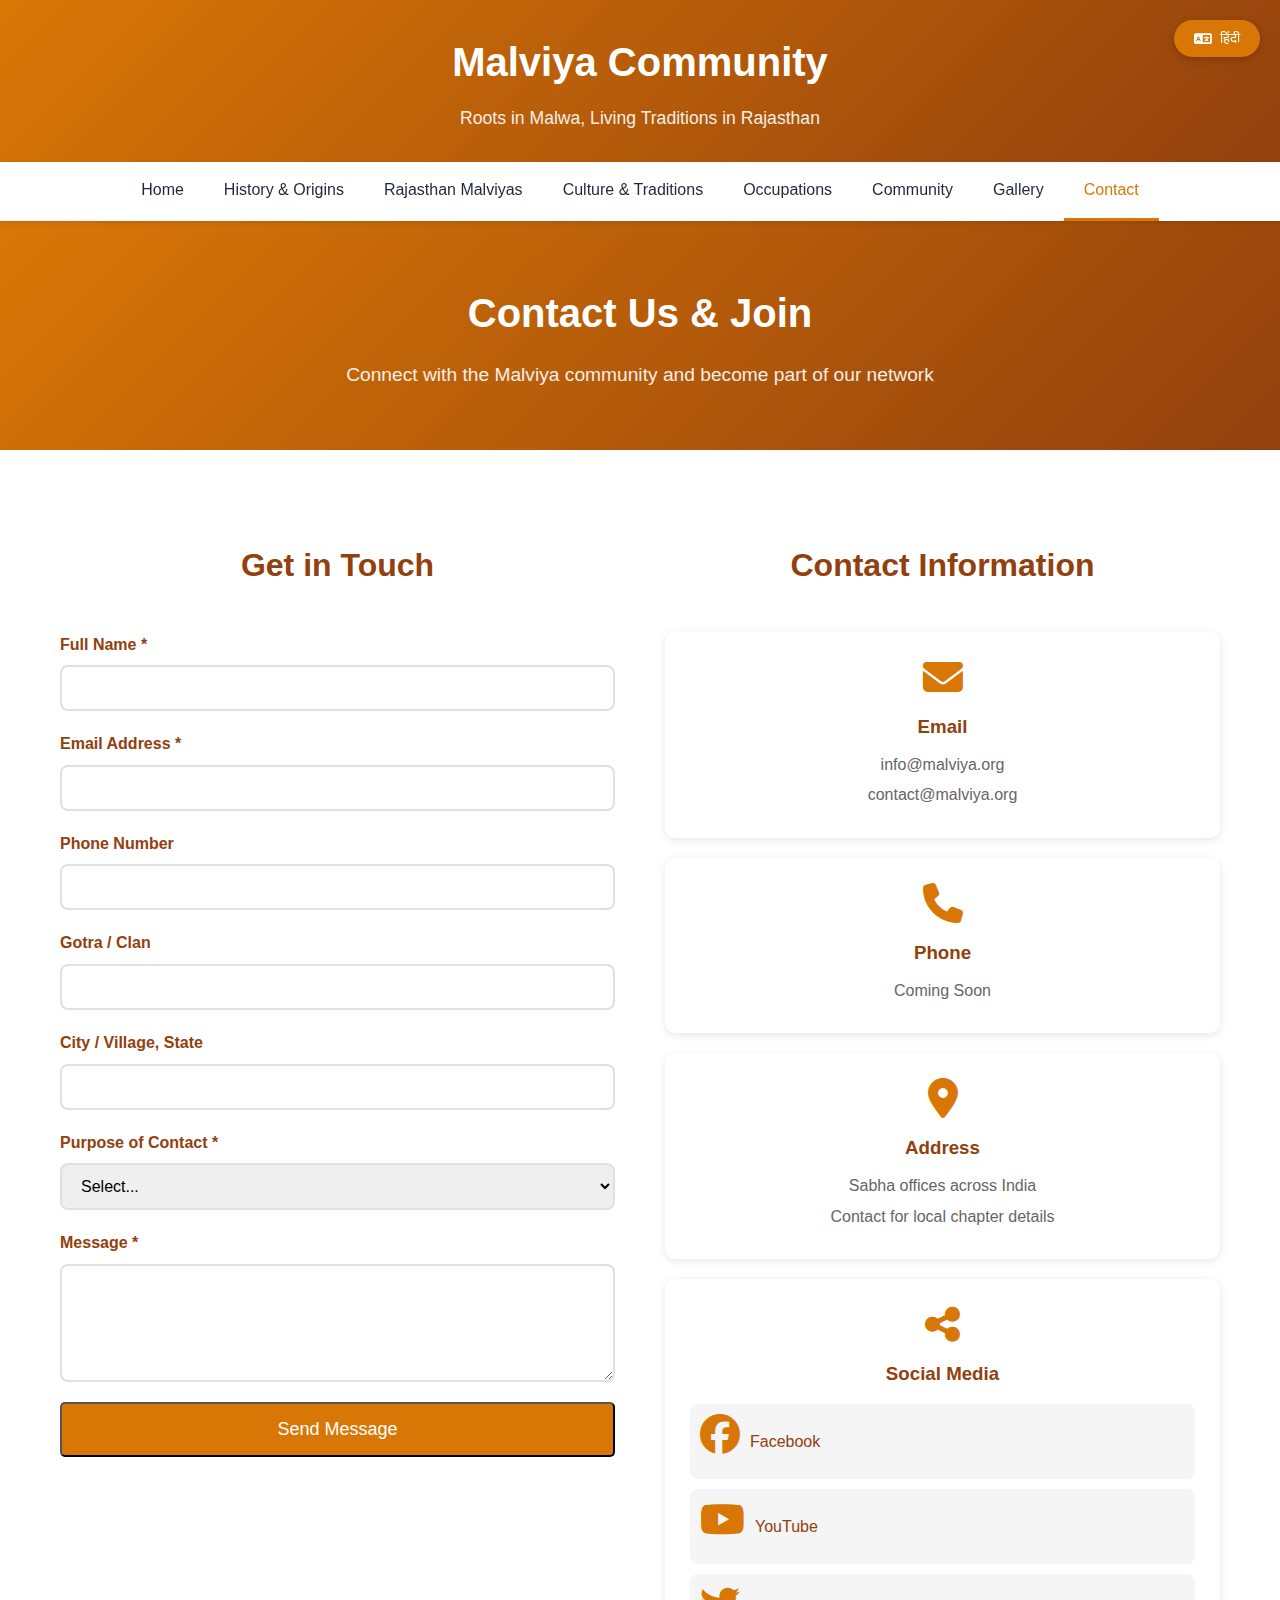
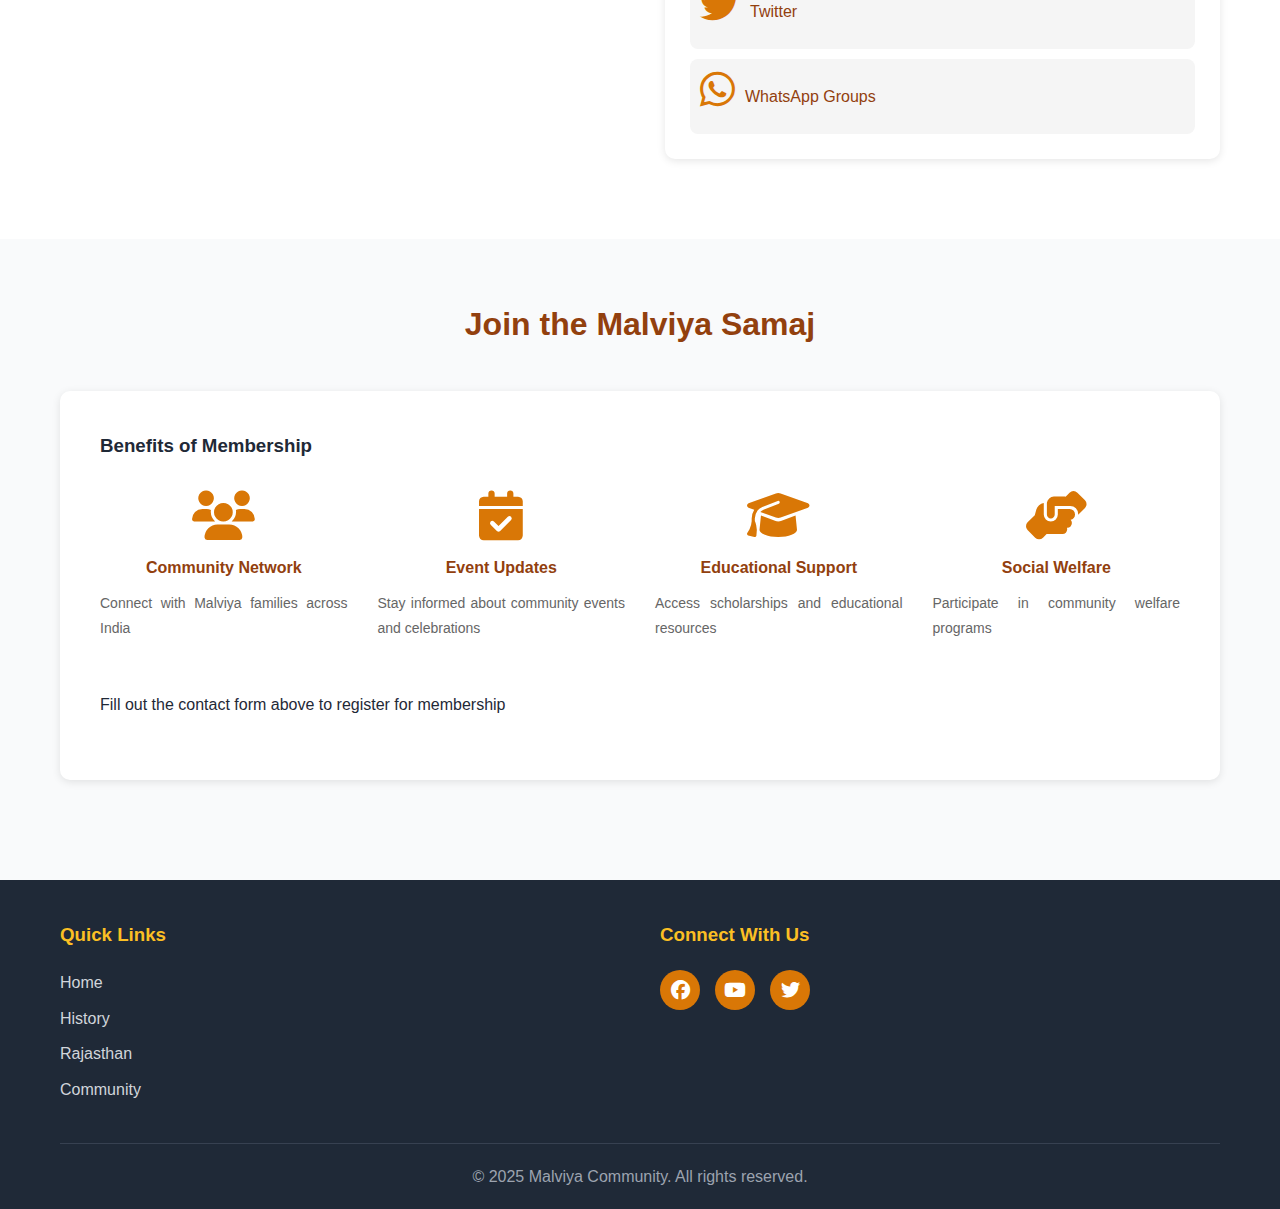
<file: contact.html>
<!DOCTYPE html>
<html lang="en">
<head>
    <meta charset="UTF-8">
    <meta name="viewport" content="width=device-width, initial-scale=1.0">
    <meta name="description" content="Contact Malviya Community and join our network. Get in touch for membership, events, and community support.">
    <meta name="keywords" content="contact Malviya, join community, membership, community support">

    <!-- Open Graph / Social Media Meta Tags -->
    <meta property="og:type" content="website">
    <meta property="og:url" content="https://malviya.org/contact.html">
    <meta property="og:title" content="Contact Us - Malviya Community">
    <meta property="og:description" content="Get in touch with the Malviya community. Join our network and stay connected.">
    <meta property="og:image" content="https://malviya.org/images/og-image.jpg">

    <!-- Favicon -->
    <link rel="apple-touch-icon" sizes="180x180" href="/apple-touch-icon.png">
    <link rel="icon" type="image/png" sizes="32x32" href="/favicon-32x32.png">
    <link rel="icon" type="image/png" sizes="16x16" href="/favicon-16x16.png">
    <link rel="manifest" href="/site.webmanifest">
    <meta name="theme-color" content="#d97706">

    <title>Contact Us - Malviya Community</title>
    <link rel="stylesheet" href="css/style.css">
    <link rel="stylesheet" href="css/pages.css">
    <link rel="stylesheet" href="https://cdnjs.cloudflare.com/ajax/libs/font-awesome/6.4.0/css/all.min.css">
    <script async src="https://pagead2.googlesyndication.com/pagead/js/adsbygoogle.js?client=ca-pub-2874822616022461"
     crossorigin="anonymous"></script>
    <!-- Google tag (gtag.js) -->
    <script async src="https://www.googletagmanager.com/gtag/js?id=G-530CFD0CWT"></script>
    <script>
      window.dataLayer = window.dataLayer || [];
      function gtag(){dataLayer.push(arguments);}
      gtag('js', new Date());

      gtag('config', 'G-530CFD0CWT');
    </script>
</head>
<body>
    <!-- Language Toggle -->
    <div class="lang-toggle">
        <button id="langBtn" onclick="toggleLanguage()">
            <i class="fas fa-language"></i> <span id="langText">हिंदी</span>
        </button>
    </div>

    <!-- Header -->
    <header>
        <div class="container">
            <div class="logo">
                <h1 data-en="Malviya Community" data-hi="मालवीय समुदाय">Malviya Community</h1>
                <p class="tagline" data-en="Roots in Malwa, Living Traditions in Rajasthan" data-hi="मालवा में जड़ें, राजस्थान में जीवित परंपराएं">Roots in Malwa, Living Traditions in Rajasthan</p>
            </div>
        </div>
    </header>

    <!-- Navigation -->
    <nav id="mainNav">
        <div class="container">
            <button class="mobile-menu-toggle" onclick="toggleMobileMenu()">
                <i class="fas fa-bars"></i>
            </button>
            <ul class="nav-menu">
                <li><a href="index.html" data-en="Home" data-hi="होम">Home</a></li>
                <li><a href="history.html" data-en="History & Origins" data-hi="इतिहास और उत्पत्ति">History & Origins</a></li>
                <li><a href="rajasthan.html" data-en="Rajasthan Malviyas" data-hi="राजस्थान मालवीय">Rajasthan Malviyas</a></li>
                <li><a href="culture.html" data-en="Culture & Traditions" data-hi="संस्कृति और परंपराएं">Culture & Traditions</a></li>
                <li><a href="occupations.html" data-en="Occupations" data-hi="व्यवसाय">Occupations</a></li>
                <li><a href="community.html" data-en="Community" data-hi="समुदाय">Community</a></li>
                <li><a href="gallery.html" data-en="Gallery" data-hi="गैलरी">Gallery</a></li>
                <li><a href="contact.html" class="active" data-en="Contact" data-hi="संपर्क">Contact</a></li>
            </ul>
        </div>
    </nav>

    <!-- Page Header -->
    <section class="page-header">
        <div class="container">
            <h1 data-en="Contact Us & Join" data-hi="हमसे संपर्क करें और शामिल हों">Contact Us & Join</h1>
            <p data-en="Connect with the Malviya community and become part of our network" data-hi="मालवीय समुदाय से जुड़ें और हमारे नेटवर्क का हिस्सा बनें">Connect with the Malviya community and become part of our network</p>
        </div>
    </section>

    <!-- Contact Form -->
    <section class="content-section">
        <div class="container">
            <div class="contact-wrapper">
                <div class="contact-form-section">
                    <h2 data-en="Get in Touch" data-hi="संपर्क में रहें">Get in Touch</h2>
                    <form id="contactForm" class="contact-form">
                        <div class="form-group">
                            <label for="name" data-en="Full Name *" data-hi="पूरा नाम *">Full Name *</label>
                            <input type="text" id="name" name="name" required>
                        </div>

                        <div class="form-group">
                            <label for="email" data-en="Email Address *" data-hi="ईमेल पता *">Email Address *</label>
                            <input type="email" id="email" name="email" required>
                        </div>

                        <div class="form-group">
                            <label for="phone" data-en="Phone Number" data-hi="फोन नंबर">Phone Number</label>
                            <input type="tel" id="phone" name="phone">
                        </div>

                        <div class="form-group">
                            <label for="gotra" data-en="Gotra / Clan" data-hi="गोत्र / कुल">Gotra / Clan</label>
                            <input type="text" id="gotra" name="gotra">
                        </div>

                        <div class="form-group">
                            <label for="location" data-en="City / Village, State" data-hi="शहर / गांव, राज्य">City / Village, State</label>
                            <input type="text" id="location" name="location">
                        </div>

                        <div class="form-group">
                            <label for="purpose" data-en="Purpose of Contact *" data-hi="संपर्क का उद्देश्य *">Purpose of Contact *</label>
                            <select id="purpose" name="purpose" required>
                                <option value="" data-en="Select..." data-hi="चुनें...">Select...</option>
                                <option value="membership" data-en="Join Community" data-hi="समुदाय में शामिल हों">Join Community</option>
                                <option value="event" data-en="Event Information" data-hi="कार्यक्रम जानकारी">Event Information</option>
                                <option value="inquiry" data-en="General Inquiry" data-hi="सामान्य पूछताछ">General Inquiry</option>
                                <option value="feedback" data-en="Feedback / Suggestions" data-hi="प्रतिक्रिया / सुझाव">Feedback / Suggestions</option>
                                <option value="other" data-en="Other" data-hi="अन्य">Other</option>
                            </select>
                        </div>

                        <div class="form-group">
                            <label for="message" data-en="Message *" data-hi="संदेश *">Message *</label>
                            <textarea id="message" name="message" rows="5" required></textarea>
                        </div>

                        <button type="submit" class="btn btn-large" data-en="Send Message" data-hi="संदेश भेजें">Send Message</button>
                    </form>
                </div>

                <div class="contact-info-section">
                    <h2 data-en="Contact Information" data-hi="संपर्क जानकारी">Contact Information</h2>
                    
                    <div class="contact-info-card">
                        <i class="fas fa-envelope"></i>
                        <h3 data-en="Email" data-hi="ईमेल">Email</h3>
                        <p>info@malviya.org</p>
                        <p>contact@malviya.org</p>
                    </div>

                    <div class="contact-info-card">
                        <i class="fas fa-phone"></i>
                        <h3 data-en="Phone" data-hi="फोन">Phone</h3>
                        <p data-en="Coming Soon" data-hi="जल्द आ रहा है">Coming Soon</p>
                    </div>

                    <div class="contact-info-card">
                        <i class="fas fa-map-marker-alt"></i>
                        <h3 data-en="Address" data-hi="पता">Address</h3>
                        <p data-en="Sabha offices across India" data-hi="पूरे भारत में सभा कार्यालय">Sabha offices across India</p>
                        <p data-en="Contact for local chapter details" data-hi="स्थानीय अध्याय विवरण के लिए संपर्क करें">Contact for local chapter details</p>
                    </div>

                    <div class="contact-info-card">
                        <i class="fas fa-share-alt"></i>
                        <h3 data-en="Social Media" data-hi="सोशल मीडिया">Social Media</h3>
                        <div class="social-links-vertical">
                            <a href="#"><i class="fab fa-facebook"></i> <span>Facebook</span></a>
                            <a href="#"><i class="fab fa-youtube"></i> <span>YouTube</span></a>
                            <a href="#"><i class="fab fa-twitter"></i> <span>Twitter</span></a>
                            <a href="#"><i class="fab fa-whatsapp"></i> <span>WhatsApp Groups</span></a>
                        </div>
                    </div>
                </div>
            </div>
        </div>
    </section>

    <!-- Membership Section -->
    <section class="content-section bg-light">
        <div class="container">
            <h2 data-en="Join the Malviya Samaj" data-hi="मालवीय समाज में शामिल हों">Join the Malviya Samaj</h2>
            
            <div class="content-card">
                <h3 data-en="Benefits of Membership" data-hi="सदस्यता के लाभ">Benefits of Membership</h3>
                <div class="benefits-grid">
                    <div class="benefit-item">
                        <i class="fas fa-users"></i>
                        <h4 data-en="Community Network" data-hi="सामुदायिक नेटवर्क">Community Network</h4>
                        <p data-en="Connect with Malviya families across India" data-hi="पूरे भारत में मालवीय परिवारों से जुड़ें">Connect with Malviya families across India</p>
                    </div>

                    <div class="benefit-item">
                        <i class="fas fa-calendar-check"></i>
                        <h4 data-en="Event Updates" data-hi="कार्यक्रम अपडेट">Event Updates</h4>
                        <p data-en="Stay informed about community events and celebrations" data-hi="सामुदायिक कार्यक्रमों और उत्सवों के बारे में सूचित रहें">Stay informed about community events and celebrations</p>
                    </div>

                    <div class="benefit-item">
                        <i class="fas fa-graduation-cap"></i>
                        <h4 data-en="Educational Support" data-hi="शैक्षिक सहायता">Educational Support</h4>
                        <p data-en="Access scholarships and educational resources" data-hi="छात्रवृत्ति और शैक्षिक संसाधनों तक पहुंच">Access scholarships and educational resources</p>
                    </div>

                    <div class="benefit-item">
                        <i class="fas fa-hands-helping"></i>
                        <h4 data-en="Social Welfare" data-hi="सामाजिक कल्याण">Social Welfare</h4>
                        <p data-en="Participate in community welfare programs" data-hi="सामुदायिक कल्याण कार्यक्रमों में भाग लें">Participate in community welfare programs</p>
                    </div>
                </div>

                <div style="text-align: center; margin-top: 30px;">
                    <p data-en="Fill out the contact form above to register for membership" data-hi="सदस्यता के लिए पंजीकरण करने के लिए ऊपर दिया गया संपर्क फॉर्म भरें">Fill out the contact form above to register for membership</p>
                </div>
            </div>
        </div>
    </section>

    <!-- Footer -->
    <footer>
        <div class="container">
            <div class="footer-content">
                <div class="footer-section">
                    <h3 data-en="Quick Links" data-hi="त्वरित लिंक">Quick Links</h3>
                    <ul>
                        <li><a href="index.html" data-en="Home" data-hi="होम">Home</a></li>
                        <li><a href="history.html" data-en="History" data-hi="इतिहास">History</a></li>
                        <li><a href="rajasthan.html" data-en="Rajasthan" data-hi="राजस्थान">Rajasthan</a></li>
                        <li><a href="community.html" data-en="Community" data-hi="समुदाय">Community</a></li>
                    </ul>
                </div>
                <div class="footer-section">
                    <h3 data-en="Connect With Us" data-hi="हमसे जुड़ें">Connect With Us</h3>
                    <div class="social-links">
                        <a href="#" aria-label="Facebook"><i class="fab fa-facebook"></i></a>
                        <a href="#" aria-label="YouTube"><i class="fab fa-youtube"></i></a>
                        <a href="#" aria-label="Twitter"><i class="fab fa-twitter"></i></a>
                    </div>
                </div>
            </div>
            <div class="footer-bottom">
                <p>&copy; 2025 Malviya Community. <span data-en="All rights reserved." data-hi="सर्वाधिकार सुरक्षित।">All rights reserved.</span></p>
            </div>
        </div>
    </footer>

    <script src="js/main.js"></script>
    <script src="js/contact.js"></script>
</body>
</html>
</file>
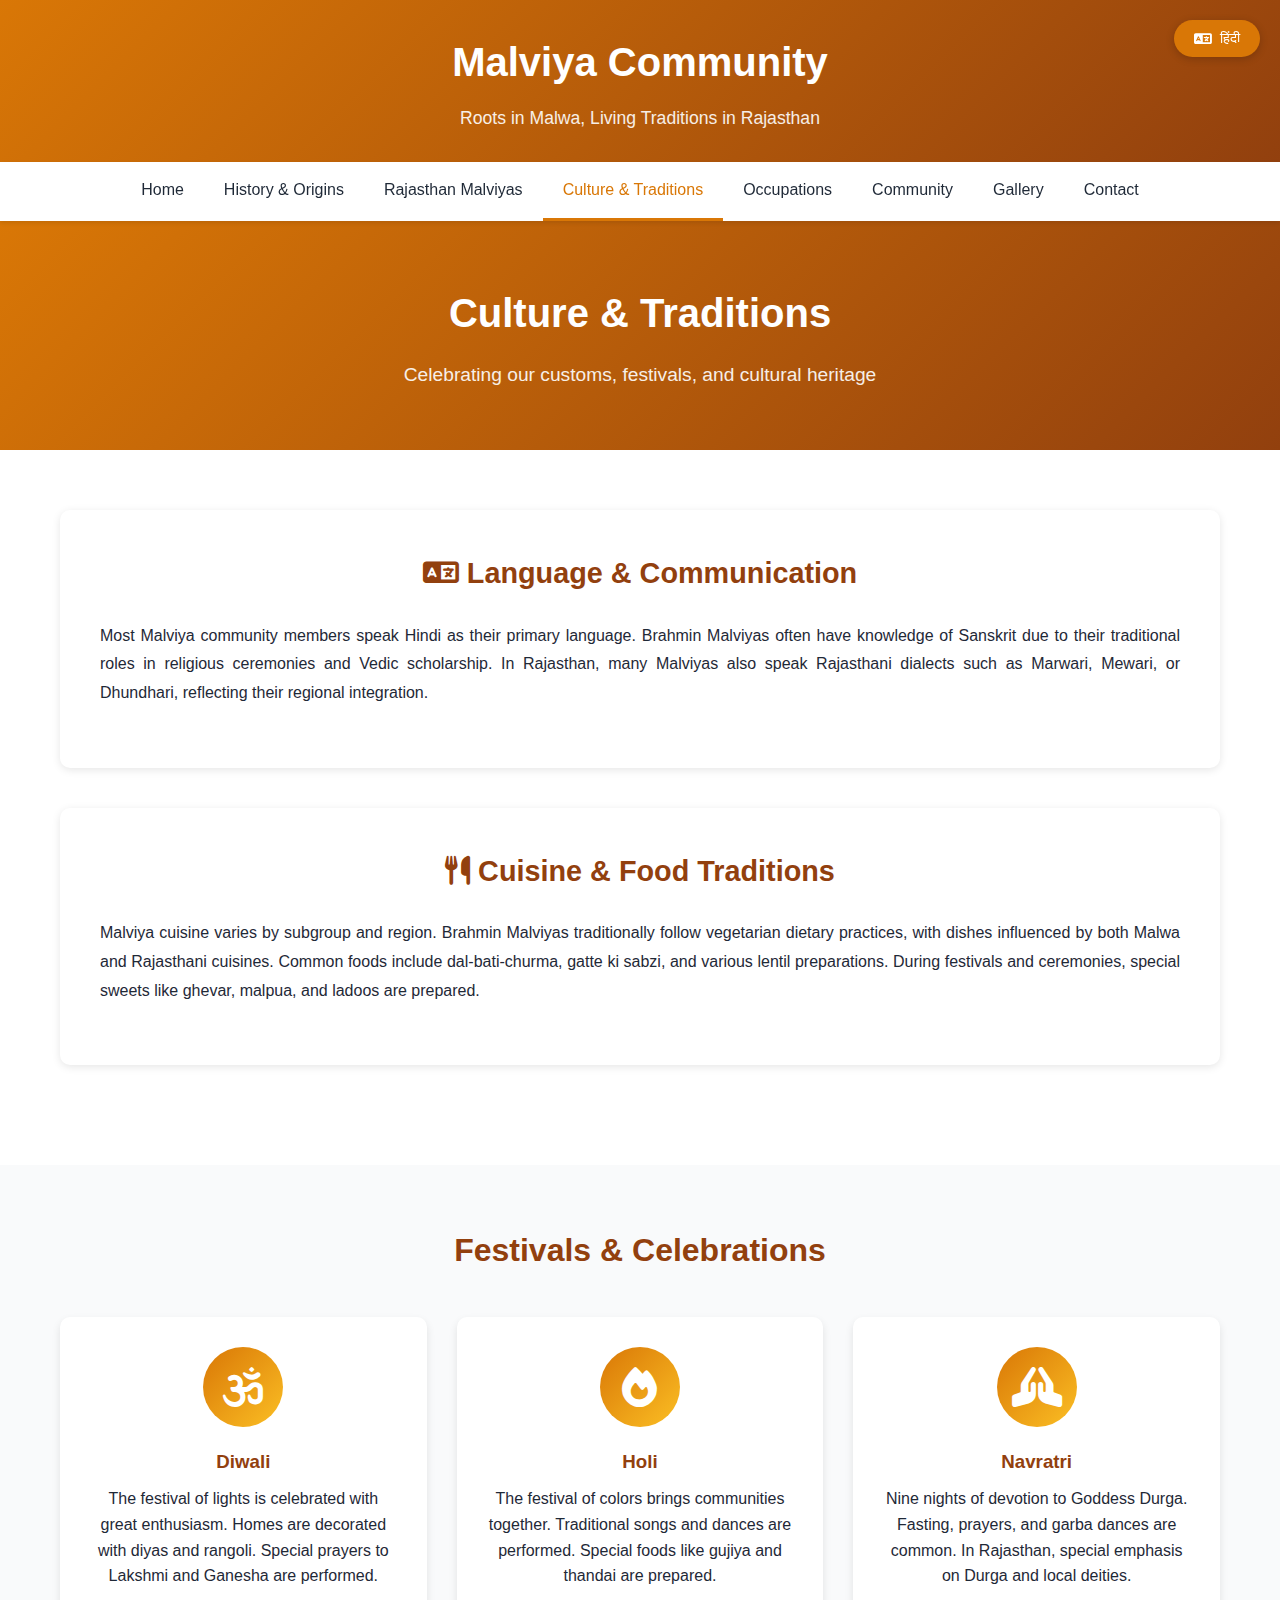
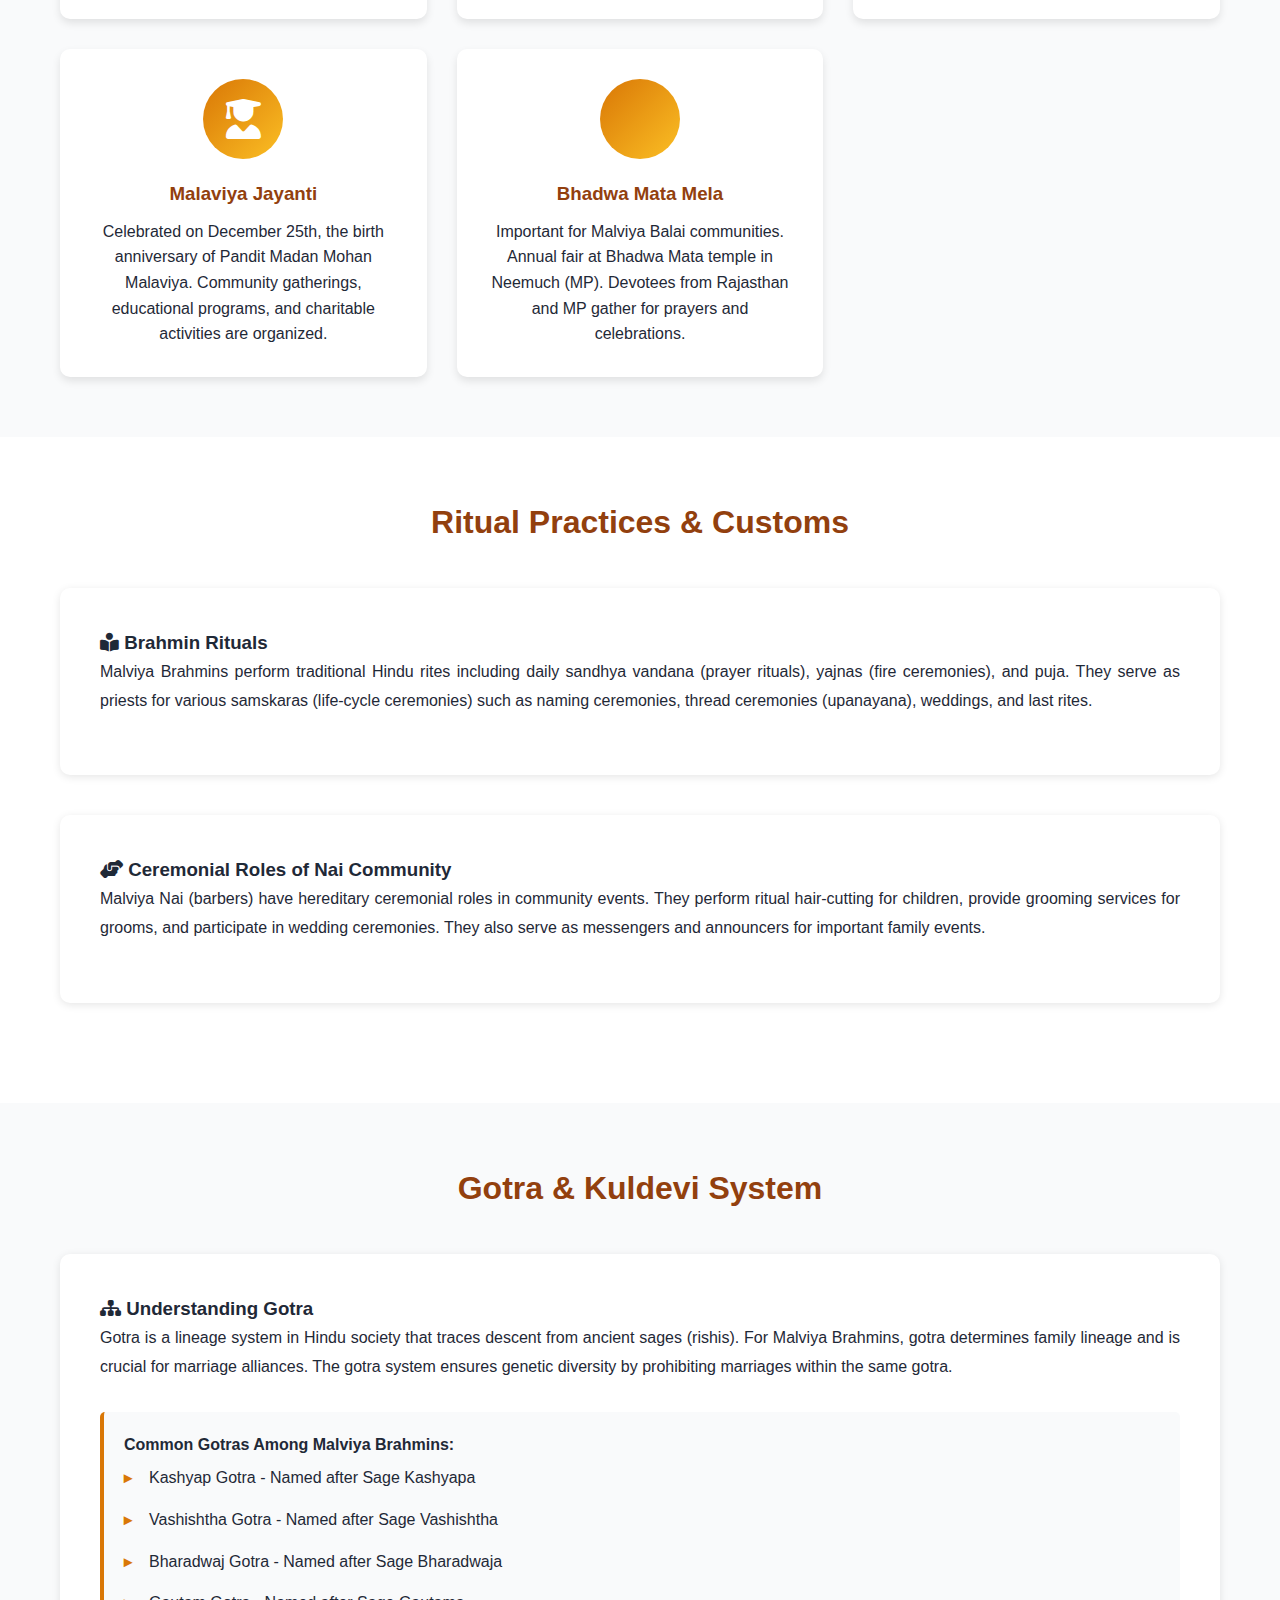
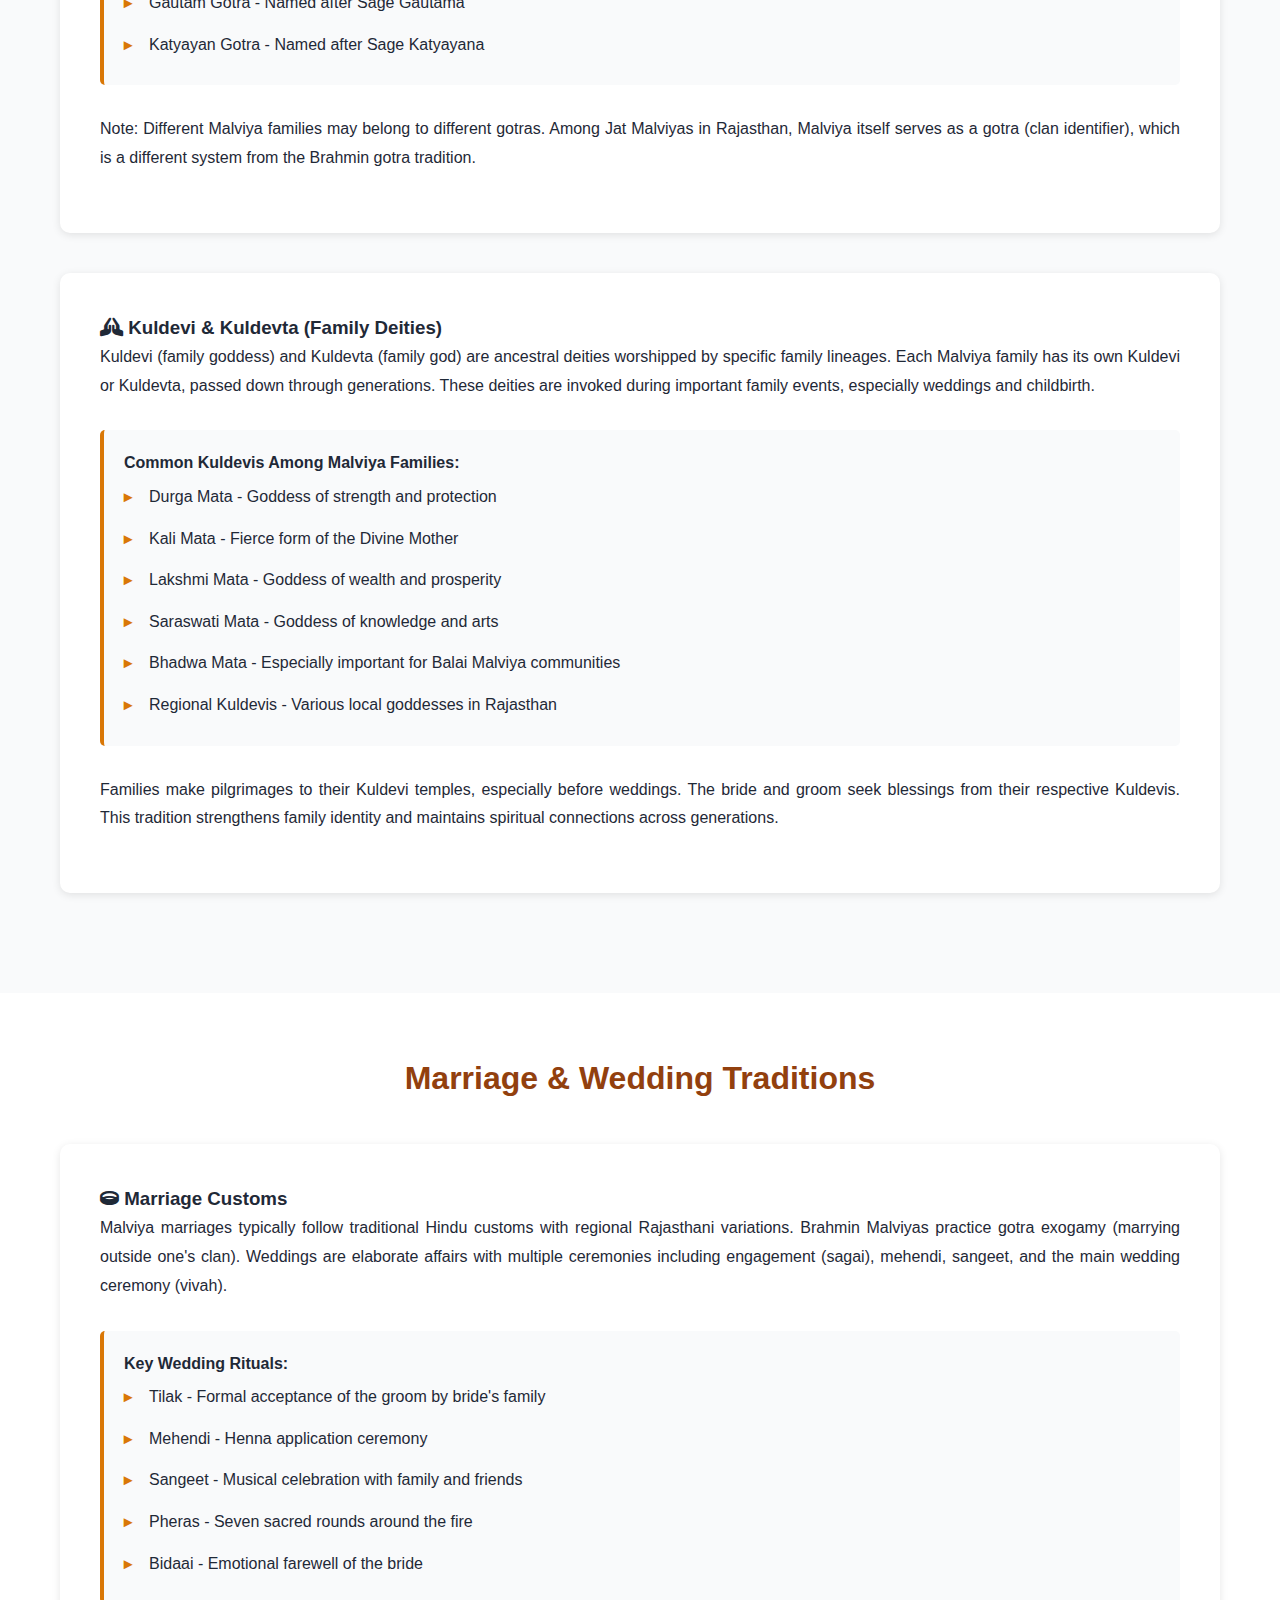
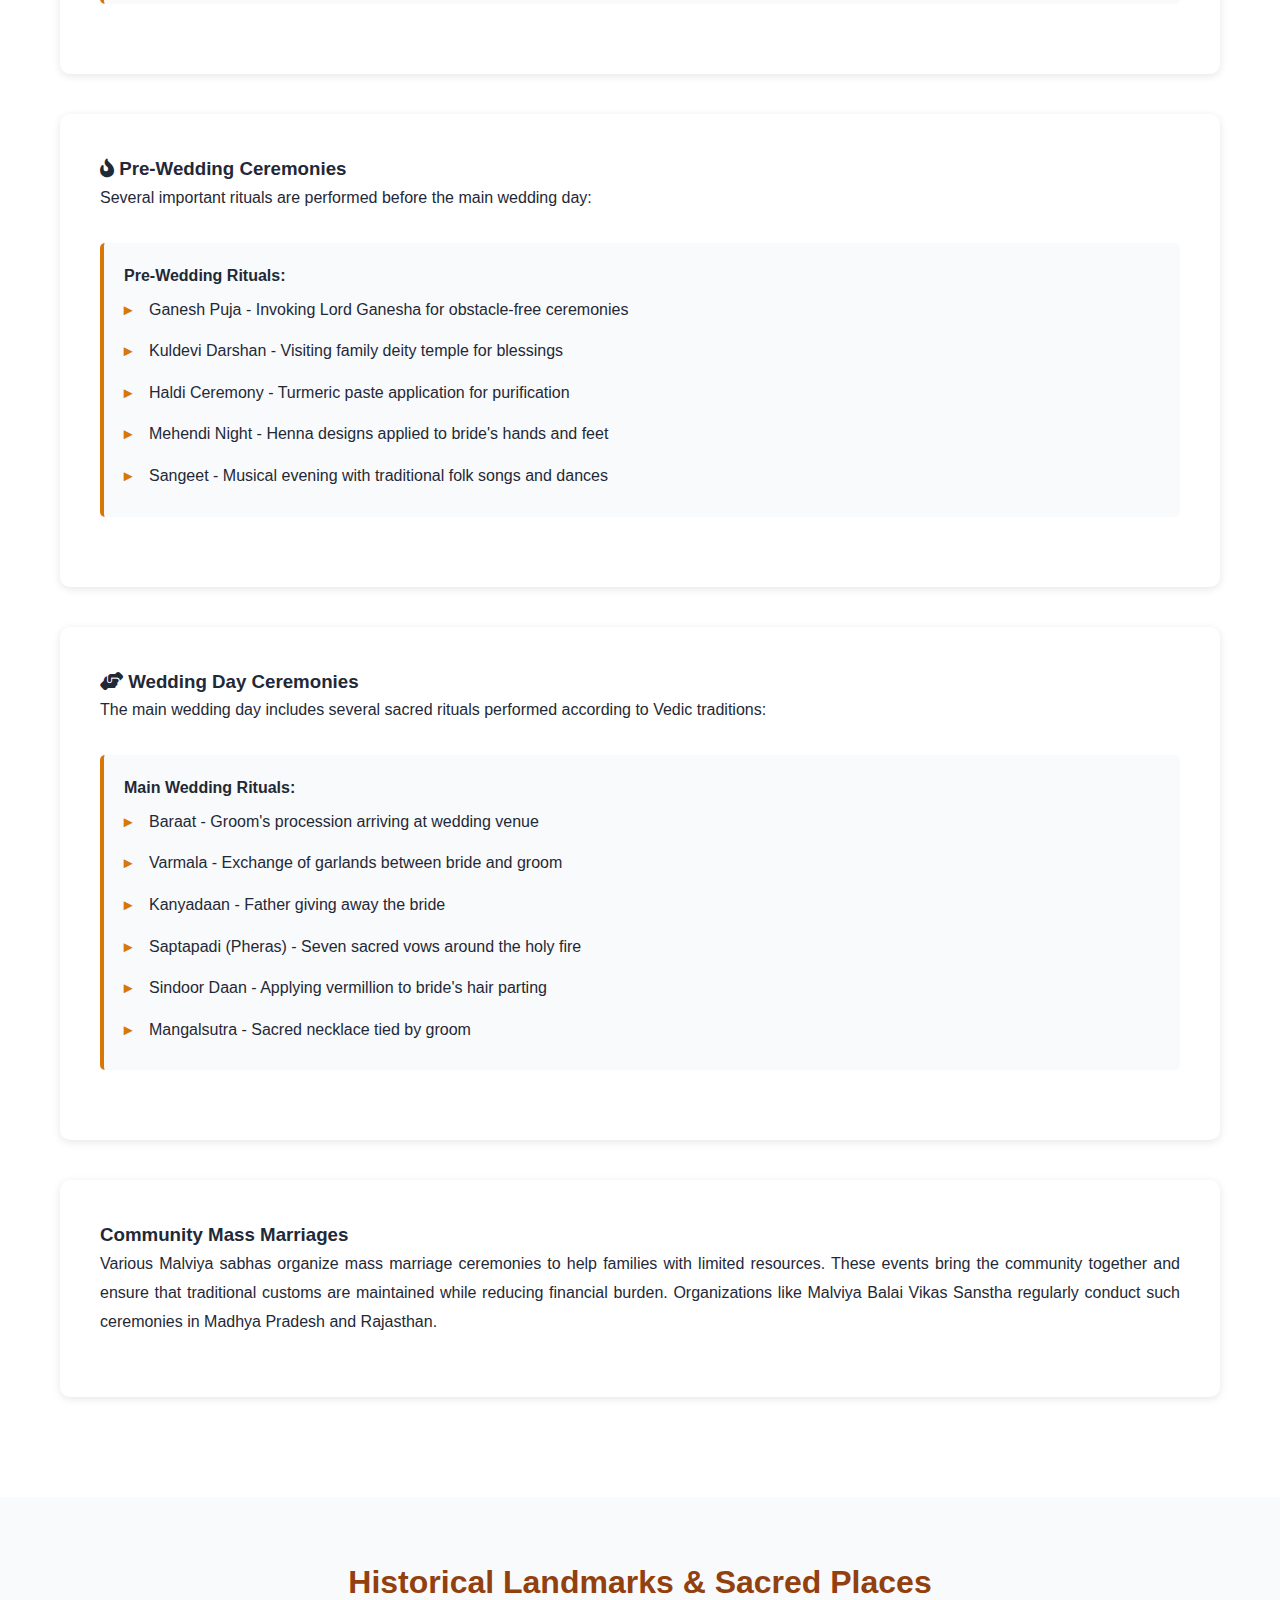
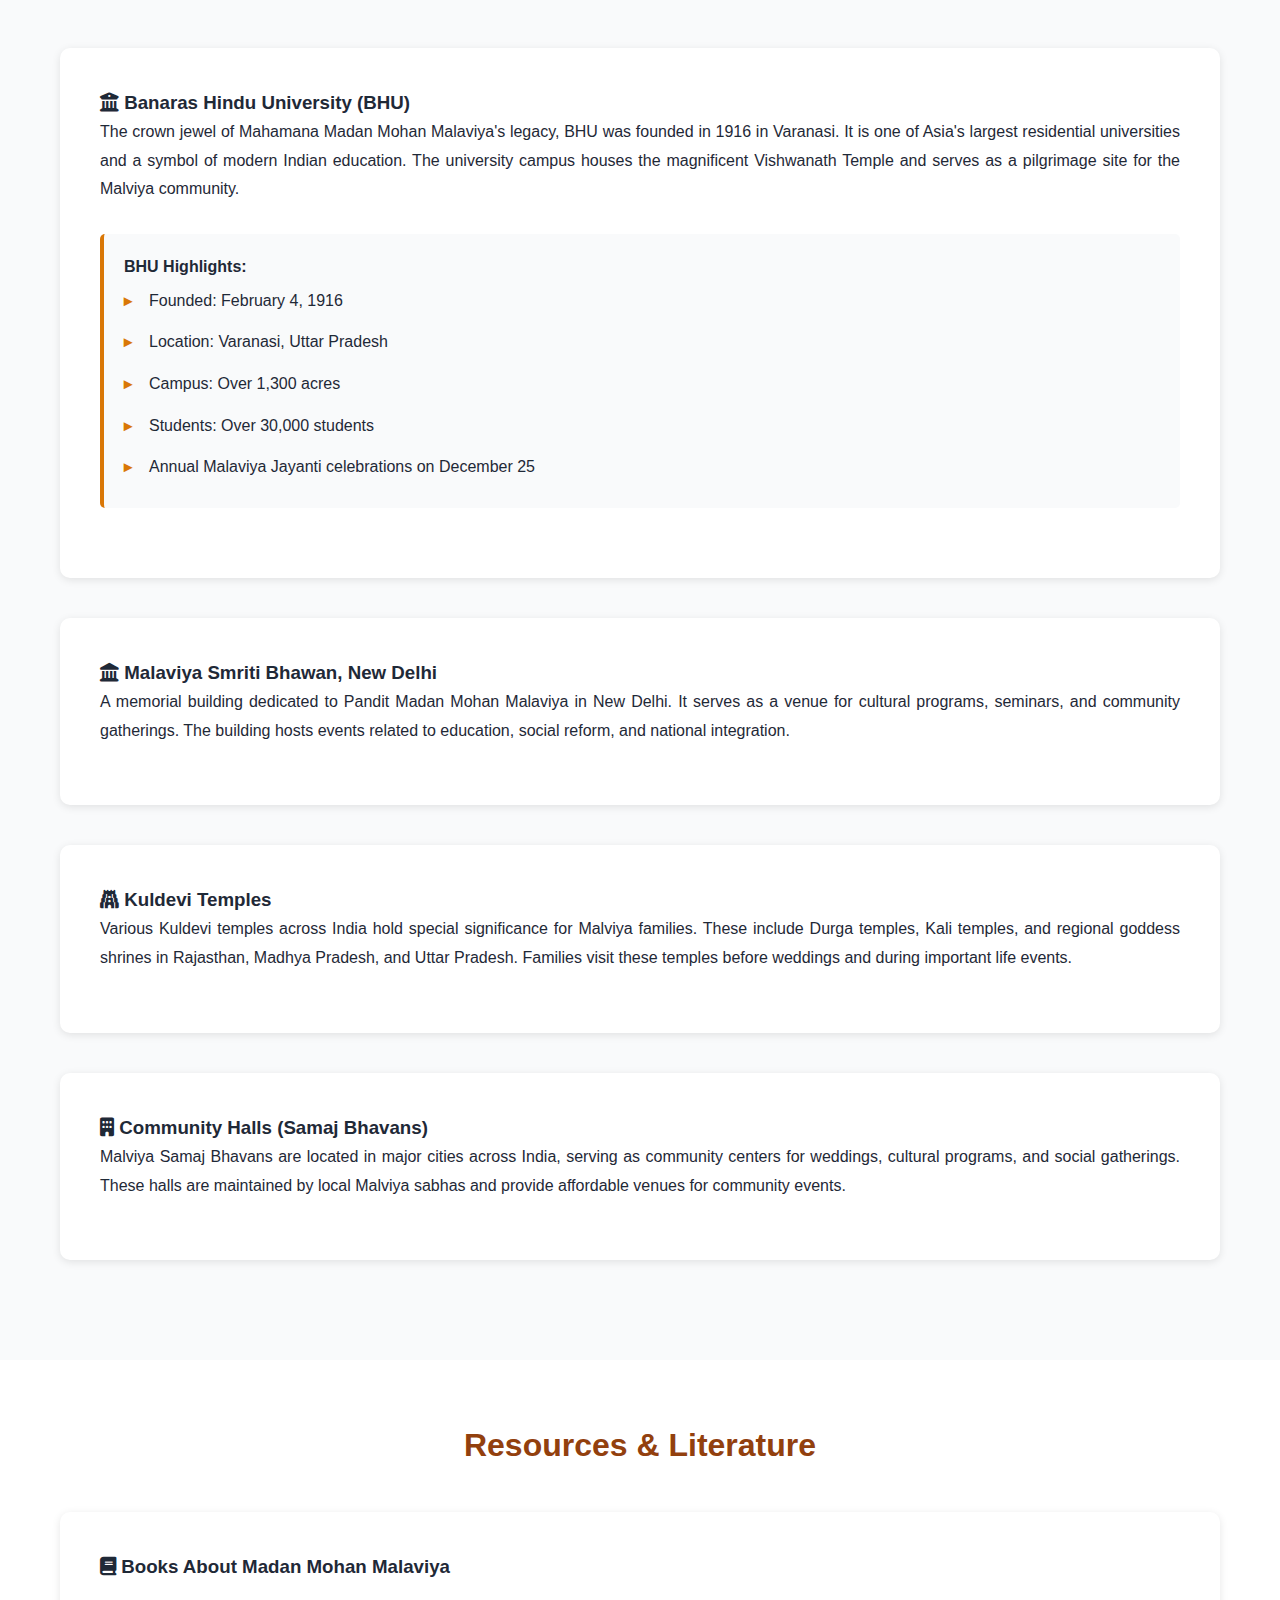
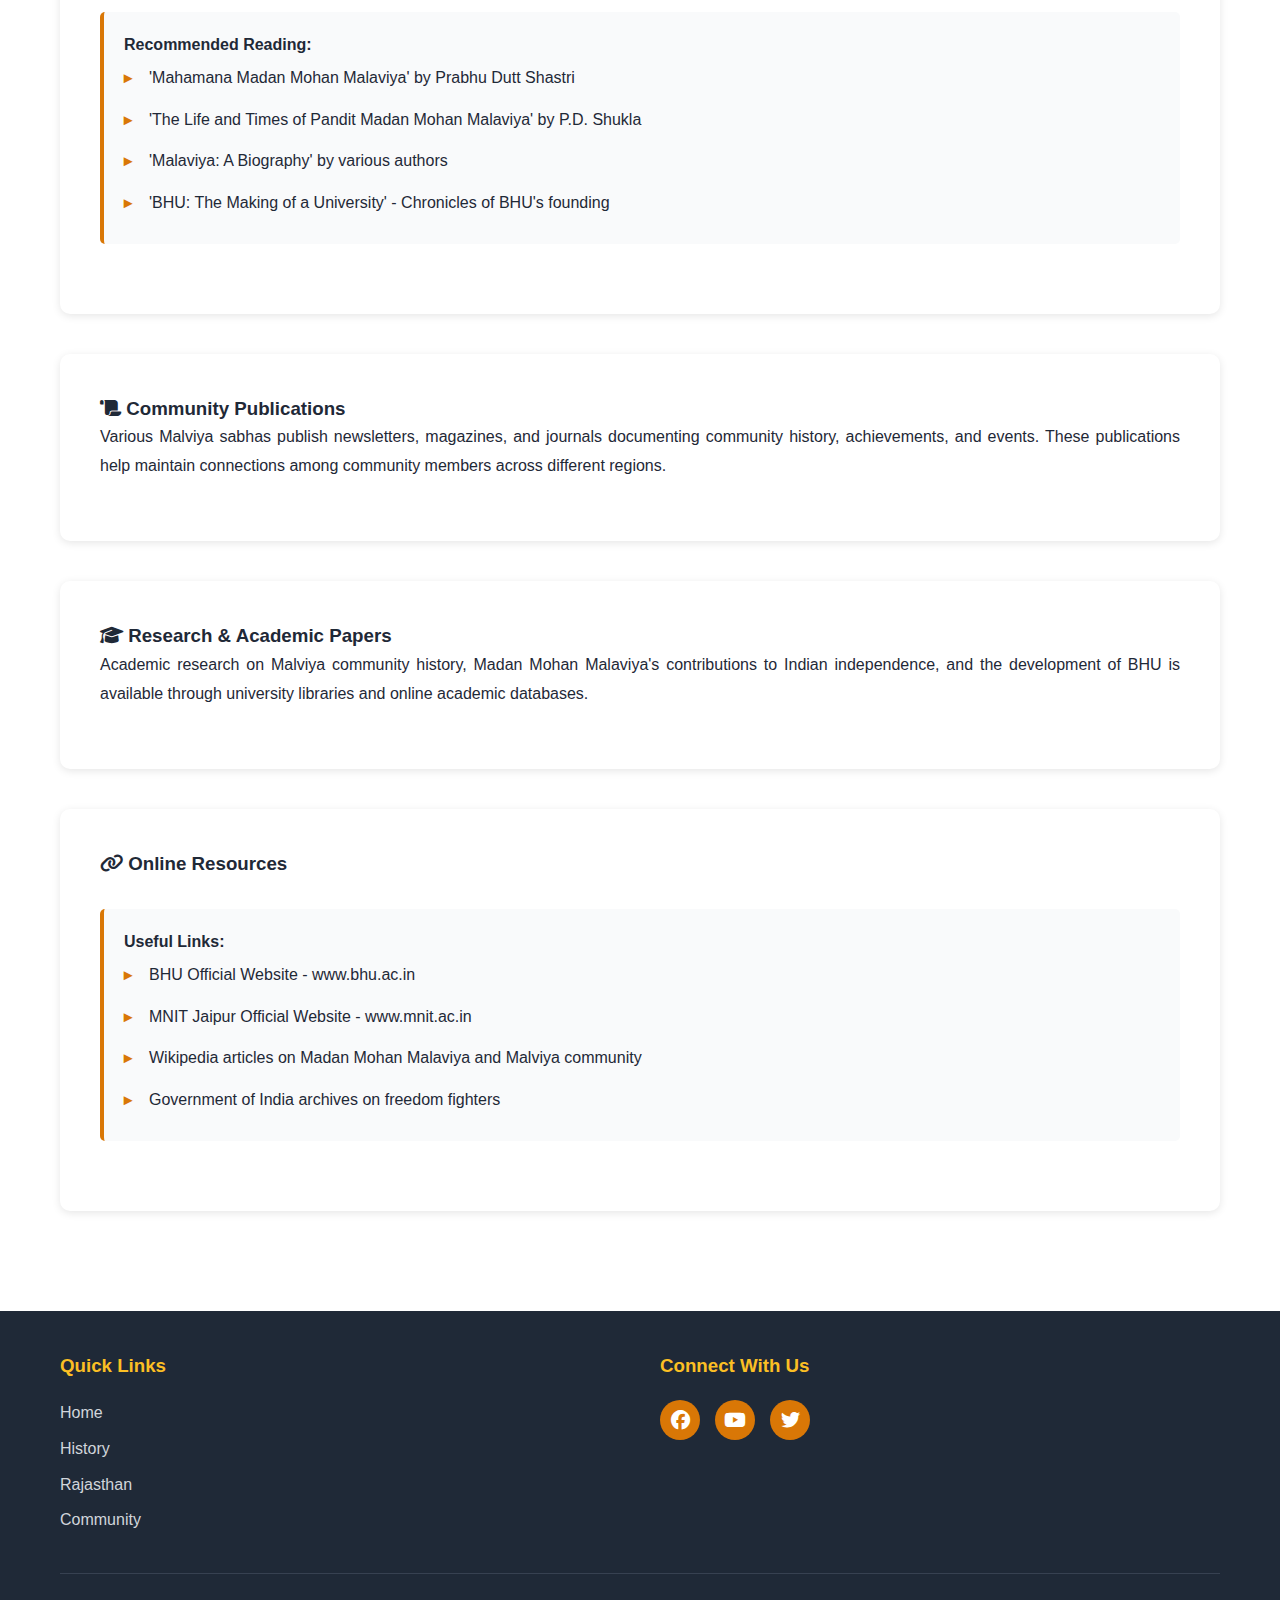
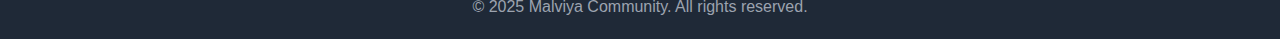
<file: culture.html>
<!DOCTYPE html>
<html lang="en">
<head>
    <meta charset="UTF-8">
    <meta name="viewport" content="width=device-width, initial-scale=1.0">
    <meta name="description" content="Learn about Malviya community culture, traditions, festivals, marriage customs, and ritual practices across different regions of India.">
    <meta name="keywords" content="Malviya culture, Indian traditions, festivals, marriage customs, community rituals">

    <!-- Open Graph / Social Media Meta Tags -->
    <meta property="og:type" content="website">
    <meta property="og:url" content="https://malviya.org/culture.html">
    <meta property="og:title" content="Culture & Traditions - Malviya Community">
    <meta property="og:description" content="Explore the rich cultural heritage, festivals, and traditions of the Malviya community.">
    <meta property="og:image" content="https://malviya.org/images/og-image.jpg">

    <!-- Favicon -->
    <link rel="apple-touch-icon" sizes="180x180" href="/apple-touch-icon.png">
    <link rel="icon" type="image/png" sizes="32x32" href="/favicon-32x32.png">
    <link rel="icon" type="image/png" sizes="16x16" href="/favicon-16x16.png">
    <link rel="manifest" href="/site.webmanifest">
    <meta name="theme-color" content="#d97706">

    <title>Culture & Traditions - Malviya Community</title>
    <link rel="stylesheet" href="css/style.css">
    <link rel="stylesheet" href="css/pages.css">
    <link rel="stylesheet" href="https://cdnjs.cloudflare.com/ajax/libs/font-awesome/6.4.0/css/all.min.css">
    <script async src="https://pagead2.googlesyndication.com/pagead/js/adsbygoogle.js?client=ca-pub-2874822616022461"
     crossorigin="anonymous"></script>
    <!-- Google tag (gtag.js) -->
    <script async src="https://www.googletagmanager.com/gtag/js?id=G-530CFD0CWT"></script>
    <script>
      window.dataLayer = window.dataLayer || [];
      function gtag(){dataLayer.push(arguments);}
      gtag('js', new Date());

      gtag('config', 'G-530CFD0CWT');
    </script>
</head>
<body>
    <!-- Language Toggle -->
    <div class="lang-toggle">
        <button id="langBtn" onclick="toggleLanguage()">
            <i class="fas fa-language"></i> <span id="langText">हिंदी</span>
        </button>
    </div>

    <!-- Header -->
    <header>
        <div class="container">
            <div class="logo">
                <h1 data-en="Malviya Community" data-hi="मालवीय समुदाय">Malviya Community</h1>
                <p class="tagline" data-en="Roots in Malwa, Living Traditions in Rajasthan" data-hi="मालवा में जड़ें, राजस्थान में जीवित परंपराएं">Roots in Malwa, Living Traditions in Rajasthan</p>
            </div>
        </div>
    </header>

    <!-- Navigation -->
    <nav id="mainNav">
        <div class="container">
            <button class="mobile-menu-toggle" onclick="toggleMobileMenu()">
                <i class="fas fa-bars"></i>
            </button>
            <ul class="nav-menu">
                <li><a href="index.html" data-en="Home" data-hi="होम">Home</a></li>
                <li><a href="history.html" data-en="History & Origins" data-hi="इतिहास और उत्पत्ति">History & Origins</a></li>
                <li><a href="rajasthan.html" data-en="Rajasthan Malviyas" data-hi="राजस्थान मालवीय">Rajasthan Malviyas</a></li>
                <li><a href="culture.html" class="active" data-en="Culture & Traditions" data-hi="संस्कृति और परंपराएं">Culture & Traditions</a></li>
                <li><a href="occupations.html" data-en="Occupations" data-hi="व्यवसाय">Occupations</a></li>
                <li><a href="community.html" data-en="Community" data-hi="समुदाय">Community</a></li>
                <li><a href="gallery.html" data-en="Gallery" data-hi="गैलरी">Gallery</a></li>
                <li><a href="contact.html" data-en="Contact" data-hi="संपर्क">Contact</a></li>
            </ul>
        </div>
    </nav>

    <!-- Page Header -->
    <section class="page-header">
        <div class="container">
            <h1 data-en="Culture & Traditions" data-hi="संस्कृति और परंपराएं">Culture & Traditions</h1>
            <p data-en="Celebrating our customs, festivals, and cultural heritage" data-hi="हमारे रीति-रिवाजों, त्योहारों और सांस्कृतिक विरासत का जश्न मनाना">Celebrating our customs, festivals, and cultural heritage</p>
        </div>
    </section>

    <!-- Language & Cuisine -->
    <section class="content-section">
        <div class="container">
            <div class="content-card">
                <h2><i class="fas fa-language"></i> <span data-en="Language & Communication" data-hi="भाषा और संचार">Language & Communication</span></h2>
                <p data-en="Most Malviya community members speak Hindi as their primary language. Brahmin Malviyas often have knowledge of Sanskrit due to their traditional roles in religious ceremonies and Vedic scholarship. In Rajasthan, many Malviyas also speak Rajasthani dialects such as Marwari, Mewari, or Dhundhari, reflecting their regional integration." 
                   data-hi="अधिकांश मालवीय समुदाय के सदस्य अपनी प्राथमिक भाषा के रूप में हिंदी बोलते हैं। ब्राह्मण मालवीयों को अक्सर धार्मिक समारोहों और वैदिक छात्रवृत्ति में उनकी पारंपरिक भूमिकाओं के कारण संस्कृत का ज्ञान होता है। राजस्थान में, कई मालवीय राजस्थानी बोलियां जैसे मारवाड़ी, मेवाड़ी या ढूंढाड़ी भी बोलते हैं, जो उनके क्षेत्रीय एकीकरण को दर्शाता है।">
                    Most Malviya community members speak Hindi as their primary language. Brahmin Malviyas often have knowledge of Sanskrit due to their traditional roles in religious ceremonies and Vedic scholarship. In Rajasthan, many Malviyas also speak Rajasthani dialects such as Marwari, Mewari, or Dhundhari, reflecting their regional integration.
                </p>
            </div>

            <div class="content-card">
                <h2><i class="fas fa-utensils"></i> <span data-en="Cuisine & Food Traditions" data-hi="व्यंजन और भोजन परंपराएं">Cuisine & Food Traditions</span></h2>
                <p data-en="Malviya cuisine varies by subgroup and region. Brahmin Malviyas traditionally follow vegetarian dietary practices, with dishes influenced by both Malwa and Rajasthani cuisines. Common foods include dal-bati-churma, gatte ki sabzi, and various lentil preparations. During festivals and ceremonies, special sweets like ghevar, malpua, and ladoos are prepared." 
                   data-hi="मालवीय व्यंजन उपसमूह और क्षेत्र के अनुसार भिन्न होते हैं। ब्राह्मण मालवीय पारंपरिक रूप से शाकाहारी आहार प्रथाओं का पालन करते हैं, जिसमें मालवा और राजस्थानी व्यंजनों दोनों से प्रभावित व्यंजन होते हैं। सामान्य खाद्य पदार्थों में दाल-बाटी-चूरमा, गट्टे की सब्जी और विभिन्न दाल तैयारियां शामिल हैं। त्योहारों और समारोहों के दौरान, घेवर, मालपुआ और लड्डू जैसी विशेष मिठाइयां तैयार की जाती हैं।">
                    Malviya cuisine varies by subgroup and region. Brahmin Malviyas traditionally follow vegetarian dietary practices, with dishes influenced by both Malwa and Rajasthani cuisines. Common foods include dal-bati-churma, gatte ki sabzi, and various lentil preparations. During festivals and ceremonies, special sweets like ghevar, malpua, and ladoos are prepared.
                </p>
            </div>
        </div>
    </section>

    <!-- Festivals -->
    <section class="content-section bg-light">
        <div class="container">
            <h2 data-en="Festivals & Celebrations" data-hi="त्योहार और उत्सव">Festivals & Celebrations</h2>
            
            <div class="notable-grid">
                <div class="notable-card">
                    <div class="notable-icon">
                        <i class="fas fa-om"></i>
                    </div>
                    <h3 data-en="Diwali" data-hi="दिवाली">Diwali</h3>
                    <p data-en="The festival of lights is celebrated with great enthusiasm. Homes are decorated with diyas and rangoli. Special prayers to Lakshmi and Ganesha are performed." 
                       data-hi="रोशनी का त्योहार बड़े उत्साह के साथ मनाया जाता है। घरों को दीयों और रंगोली से सजाया जाता है। लक्ष्मी और गणेश की विशेष प्रार्थना की जाती है।">
                        The festival of lights is celebrated with great enthusiasm. Homes are decorated with diyas and rangoli. Special prayers to Lakshmi and Ganesha are performed.
                    </p>
                </div>

                <div class="notable-card">
                    <div class="notable-icon">
                        <i class="fas fa-fire"></i>
                    </div>
                    <h3 data-en="Holi" data-hi="होली">Holi</h3>
                    <p data-en="The festival of colors brings communities together. Traditional songs and dances are performed. Special foods like gujiya and thandai are prepared." 
                       data-hi="रंगों का त्योहार समुदायों को एक साथ लाता है। पारंपरिक गीत और नृत्य किए जाते हैं। गुजिया और ठंडाई जैसे विशेष खाद्य पदार्थ तैयार किए जाते हैं।">
                        The festival of colors brings communities together. Traditional songs and dances are performed. Special foods like gujiya and thandai are prepared.
                    </p>
                </div>

                <div class="notable-card">
                    <div class="notable-icon">
                        <i class="fas fa-praying-hands"></i>
                    </div>
                    <h3 data-en="Navratri" data-hi="नवरात्रि">Navratri</h3>
                    <p data-en="Nine nights of devotion to Goddess Durga. Fasting, prayers, and garba dances are common. In Rajasthan, special emphasis on Durga and local deities." 
                       data-hi="देवी दुर्गा की भक्ति की नौ रातें। उपवास, प्रार्थना और गरबा नृत्य आम हैं। राजस्थान में, दुर्गा और स्थानीय देवताओं पर विशेष जोर।">
                        Nine nights of devotion to Goddess Durga. Fasting, prayers, and garba dances are common. In Rajasthan, special emphasis on Durga and local deities.
                    </p>
                </div>

                <div class="notable-card">
                    <div class="notable-icon">
                        <i class="fas fa-user-graduate"></i>
                    </div>
                    <h3 data-en="Malaviya Jayanti" data-hi="मालवीय जयंती">Malaviya Jayanti</h3>
                    <p data-en="Celebrated on December 25th, the birth anniversary of Pandit Madan Mohan Malaviya. Community gatherings, educational programs, and charitable activities are organized." 
                       data-hi="25 दिसंबर को मनाया जाता है, पंडित मदन मोहन मालवीय की जयंती। सामुदायिक सभाएं, शैक्षिक कार्यक्रम और धर्मार्थ गतिविधियां आयोजित की जाती हैं।">
                        Celebrated on December 25th, the birth anniversary of Pandit Madan Mohan Malaviya. Community gatherings, educational programs, and charitable activities are organized.
                    </p>
                </div>

                <div class="notable-card">
                    <div class="notable-icon">
                        <i class="fas fa-temple-hindu"></i>
                    </div>
                    <h3 data-en="Bhadwa Mata Mela" data-hi="भदवा माता मेला">Bhadwa Mata Mela</h3>
                    <p data-en="Important for Malviya Balai communities. Annual fair at Bhadwa Mata temple in Neemuch (MP). Devotees from Rajasthan and MP gather for prayers and celebrations." 
                       data-hi="मालवीय बलाई समुदायों के लिए महत्वपूर्ण। नीमच (एमपी) में भदवा माता मंदिर में वार्षिक मेला। राजस्थान और एमपी के भक्त प्रार्थना और उत्सव के लिए इकट्ठा होते हैं।">
                        Important for Malviya Balai communities. Annual fair at Bhadwa Mata temple in Neemuch (MP). Devotees from Rajasthan and MP gather for prayers and celebrations.
                    </p>
                </div>
            </div>
        </div>
    </section>

    <!-- Rituals & Customs -->
    <section class="content-section">
        <div class="container">
            <h2 data-en="Ritual Practices & Customs" data-hi="अनुष्ठान प्रथाएं और रीति-रिवाज">Ritual Practices & Customs</h2>
            
            <div class="content-card">
                <h3><i class="fas fa-book-reader"></i> <span data-en="Brahmin Rituals" data-hi="ब्राह्मण अनुष्ठान">Brahmin Rituals</span></h3>
                <p data-en="Malviya Brahmins perform traditional Hindu rites including daily sandhya vandana (prayer rituals), yajnas (fire ceremonies), and puja. They serve as priests for various samskaras (life-cycle ceremonies) such as naming ceremonies, thread ceremonies (upanayana), weddings, and last rites." 
                   data-hi="मालवीय ब्राह्मण पारंपरिक हिंदू संस्कार करते हैं जिसमें दैनिक संध्या वंदना (प्रार्थना अनुष्ठान), यज्ञ (अग्नि समारोह) और पूजा शामिल हैं। वे विभिन्न संस्कारों (जीवन-चक्र समारोह) जैसे नामकरण समारोह, जनेऊ समारोह (उपनयन), शादियों और अंतिम संस्कार के लिए पुजारी के रूप में सेवा करते हैं।">
                    Malviya Brahmins perform traditional Hindu rites including daily sandhya vandana (prayer rituals), yajnas (fire ceremonies), and puja. They serve as priests for various samskaras (life-cycle ceremonies) such as naming ceremonies, thread ceremonies (upanayana), weddings, and last rites.
                </p>
            </div>

            <div class="content-card">
                <h3><i class="fas fa-hands-helping"></i> <span data-en="Ceremonial Roles of Nai Community" data-hi="नाई समुदाय की औपचारिक भूमिकाएं">Ceremonial Roles of Nai Community</span></h3>
                <p data-en="Malviya Nai (barbers) have hereditary ceremonial roles in community events. They perform ritual hair-cutting for children, provide grooming services for grooms, and participate in wedding ceremonies. They also serve as messengers and announcers for important family events." 
                   data-hi="मालवीय नाई (नाई) के पास सामुदायिक कार्यक्रमों में वंशानुगत औपचारिक भूमिकाएं हैं। वे बच्चों के लिए अनुष्ठान बाल काटने का काम करते हैं, दूल्हों के लिए सौंदर्य सेवाएं प्रदान करते हैं, और शादी समारोहों में भाग लेते हैं। वे महत्वपूर्ण पारिवारिक कार्यक्रमों के लिए संदेशवाहक और घोषणाकर्ता के रूप में भी सेवा करते हैं।">
                    Malviya Nai (barbers) have hereditary ceremonial roles in community events. They perform ritual hair-cutting for children, provide grooming services for grooms, and participate in wedding ceremonies. They also serve as messengers and announcers for important family events.
                </p>
            </div>
        </div>
    </section>

    <!-- Gotra & Kuldevi System -->
    <section class="content-section bg-light">
        <div class="container">
            <h2 data-en="Gotra & Kuldevi System" data-hi="गोत्र और कुलदेवी प्रणाली">Gotra & Kuldevi System</h2>

            <div class="content-card">
                <h3><i class="fas fa-sitemap"></i> <span data-en="Understanding Gotra" data-hi="गोत्र को समझना">Understanding Gotra</span></h3>
                <p data-en="Gotra is a lineage system in Hindu society that traces descent from ancient sages (rishis). For Malviya Brahmins, gotra determines family lineage and is crucial for marriage alliances. The gotra system ensures genetic diversity by prohibiting marriages within the same gotra."
                   data-hi="गोत्र हिंदू समाज में एक वंश प्रणाली है जो प्राचीन ऋषियों से वंश का पता लगाती है। मालवीय ब्राह्मणों के लिए, गोत्र पारिवारिक वंश निर्धारित करता है और विवाह गठबंधन के लिए महत्वपूर्ण है। गोत्र प्रणाली एक ही गोत्र के भीतर विवाह को प्रतिबंधित करके आनुवंशिक विविधता सुनिश्चित करती है।">
                    Gotra is a lineage system in Hindu society that traces descent from ancient sages (rishis). For Malviya Brahmins, gotra determines family lineage and is crucial for marriage alliances. The gotra system ensures genetic diversity by prohibiting marriages within the same gotra.
                </p>

                <div class="info-box">
                    <h4 data-en="Common Gotras Among Malviya Brahmins:" data-hi="मालवीय ब्राह्मणों के बीच सामान्य गोत्र:">Common Gotras Among Malviya Brahmins:</h4>
                    <ul>
                        <li data-en="Kashyap Gotra - Named after Sage Kashyapa" data-hi="कश्यप गोत्र - ऋषि कश्यप के नाम पर">Kashyap Gotra - Named after Sage Kashyapa</li>
                        <li data-en="Vashishtha Gotra - Named after Sage Vashishtha" data-hi="वशिष्ठ गोत्र - ऋषि वशिष्ठ के नाम पर">Vashishtha Gotra - Named after Sage Vashishtha</li>
                        <li data-en="Bharadwaj Gotra - Named after Sage Bharadwaja" data-hi="भरद्वाज गोत्र - ऋषि भरद्वाज के नाम पर">Bharadwaj Gotra - Named after Sage Bharadwaja</li>
                        <li data-en="Gautam Gotra - Named after Sage Gautama" data-hi="गौतम गोत्र - ऋषि गौतम के नाम पर">Gautam Gotra - Named after Sage Gautama</li>
                        <li data-en="Katyayan Gotra - Named after Sage Katyayana" data-hi="कात्यायन गोत्र - ऋषि कात्यायन के नाम पर">Katyayan Gotra - Named after Sage Katyayana</li>
                    </ul>
                </div>

                <p data-en="Note: Different Malviya families may belong to different gotras. Among Jat Malviyas in Rajasthan, Malviya itself serves as a gotra (clan identifier), which is a different system from the Brahmin gotra tradition."
                   data-hi="नोट: विभिन्न मालवीय परिवार विभिन्न गोत्रों से संबंधित हो सकते हैं। राजस्थान में जाट मालवीयों के बीच, मालवीय स्वयं एक गोत्र (कुल पहचानकर्ता) के रूप में कार्य करता है, जो ब्राह्मण गोत्र परंपरा से एक अलग प्रणाली है।">
                    Note: Different Malviya families may belong to different gotras. Among Jat Malviyas in Rajasthan, Malviya itself serves as a gotra (clan identifier), which is a different system from the Brahmin gotra tradition.
                </p>
            </div>

            <div class="content-card">
                <h3><i class="fas fa-hands-praying"></i> <span data-en="Kuldevi & Kuldevta (Family Deities)" data-hi="कुलदेवी और कुलदेवता (पारिवारिक देवता)">Kuldevi & Kuldevta (Family Deities)</span></h3>
                <p data-en="Kuldevi (family goddess) and Kuldevta (family god) are ancestral deities worshipped by specific family lineages. Each Malviya family has its own Kuldevi or Kuldevta, passed down through generations. These deities are invoked during important family events, especially weddings and childbirth."
                   data-hi="कुलदेवी (पारिवारिक देवी) और कुलदेवता (पारिवारिक देवता) विशिष्ट पारिवारिक वंशों द्वारा पूजे जाने वाले पैतृक देवता हैं। प्रत्येक मालवीय परिवार की अपनी कुलदेवी या कुलदेवता है, जो पीढ़ियों से चली आ रही है। इन देवताओं को महत्वपूर्ण पारिवारिक कार्यक्रमों, विशेष रूप से शादियों और बच्चे के जन्म के दौरान आमंत्रित किया जाता है।">
                    Kuldevi (family goddess) and Kuldevta (family god) are ancestral deities worshipped by specific family lineages. Each Malviya family has its own Kuldevi or Kuldevta, passed down through generations. These deities are invoked during important family events, especially weddings and childbirth.
                </p>

                <div class="info-box">
                    <h4 data-en="Common Kuldevis Among Malviya Families:" data-hi="मालवीय परिवारों के बीच सामान्य कुलदेवियां:">Common Kuldevis Among Malviya Families:</h4>
                    <ul>
                        <li data-en="Durga Mata - Goddess of strength and protection" data-hi="दुर्गा माता - शक्ति और सुरक्षा की देवी">Durga Mata - Goddess of strength and protection</li>
                        <li data-en="Kali Mata - Fierce form of the Divine Mother" data-hi="काली माता - दिव्य माता का उग्र रूप">Kali Mata - Fierce form of the Divine Mother</li>
                        <li data-en="Lakshmi Mata - Goddess of wealth and prosperity" data-hi="लक्ष्मी माता - धन और समृद्धि की देवी">Lakshmi Mata - Goddess of wealth and prosperity</li>
                        <li data-en="Saraswati Mata - Goddess of knowledge and arts" data-hi="सरस्वती माता - ज्ञान और कला की देवी">Saraswati Mata - Goddess of knowledge and arts</li>
                        <li data-en="Bhadwa Mata - Especially important for Balai Malviya communities" data-hi="भदवा माता - बलाई मालवीय समुदायों के लिए विशेष रूप से महत्वपूर्ण">Bhadwa Mata - Especially important for Balai Malviya communities</li>
                        <li data-en="Regional Kuldevis - Various local goddesses in Rajasthan" data-hi="क्षेत्रीय कुलदेवियां - राजस्थान में विभिन्न स्थानीय देवियां">Regional Kuldevis - Various local goddesses in Rajasthan</li>
                    </ul>
                </div>

                <p data-en="Families make pilgrimages to their Kuldevi temples, especially before weddings. The bride and groom seek blessings from their respective Kuldevis. This tradition strengthens family identity and maintains spiritual connections across generations."
                   data-hi="परिवार अपने कुलदेवी मंदिरों की तीर्थयात्रा करते हैं, विशेष रूप से शादियों से पहले। दुल्हन और दूल्हा अपनी संबंधित कुलदेवियों से आशीर्वाद मांगते हैं। यह परंपरा पारिवारिक पहचान को मजबूत करती है और पीढ़ियों में आध्यात्मिक संबंध बनाए रखती है।">
                    Families make pilgrimages to their Kuldevi temples, especially before weddings. The bride and groom seek blessings from their respective Kuldevis. This tradition strengthens family identity and maintains spiritual connections across generations.
                </p>
            </div>
        </div>
    </section>

    <!-- Marriage Customs -->
    <section class="content-section">
        <div class="container">
            <h2 data-en="Marriage & Wedding Traditions" data-hi="विवाह और शादी की परंपराएं">Marriage & Wedding Traditions</h2>

            <div class="content-card">
                <h3><i class="fas fa-ring"></i> <span data-en="Marriage Customs" data-hi="विवाह रीति-रिवाज">Marriage Customs</span></h3>
                <p data-en="Malviya marriages typically follow traditional Hindu customs with regional Rajasthani variations. Brahmin Malviyas practice gotra exogamy (marrying outside one's clan). Weddings are elaborate affairs with multiple ceremonies including engagement (sagai), mehendi, sangeet, and the main wedding ceremony (vivah)."
                   data-hi="मालवीय विवाह आमतौर पर क्षेत्रीय राजस्थानी विविधताओं के साथ पारंपरिक हिंदू रीति-रिवाजों का पालन करते हैं। ब्राह्मण मालवीय गोत्र बहिर्विवाह (अपने कुल के बाहर शादी) का अभ्यास करते हैं। शादियां कई समारोहों के साथ विस्तृत मामले हैं जिसमें सगाई (सगाई), मेहंदी, संगीत और मुख्य शादी समारोह (विवाह) शामिल हैं।">
                    Malviya marriages typically follow traditional Hindu customs with regional Rajasthani variations. Brahmin Malviyas practice gotra exogamy (marrying outside one's clan). Weddings are elaborate affairs with multiple ceremonies including engagement (sagai), mehendi, sangeet, and the main wedding ceremony (vivah).
                </p>
                
                <div class="info-box">
                    <h4 data-en="Key Wedding Rituals:" data-hi="मुख्य शादी के अनुष्ठान:">Key Wedding Rituals:</h4>
                    <ul>
                        <li data-en="Tilak - Formal acceptance of the groom by bride's family" data-hi="तिलक - दुल्हन के परिवार द्वारा दूल्हे की औपचारिक स्वीकृति">Tilak - Formal acceptance of the groom by bride's family</li>
                        <li data-en="Mehendi - Henna application ceremony" data-hi="मेहंदी - मेहंदी लगाने का समारोह">Mehendi - Henna application ceremony</li>
                        <li data-en="Sangeet - Musical celebration with family and friends" data-hi="संगीत - परिवार और दोस्तों के साथ संगीत समारोह">Sangeet - Musical celebration with family and friends</li>
                        <li data-en="Pheras - Seven sacred rounds around the fire" data-hi="फेरे - अग्नि के चारों ओर सात पवित्र चक्कर">Pheras - Seven sacred rounds around the fire</li>
                        <li data-en="Bidaai - Emotional farewell of the bride" data-hi="बिदाई - दुल्हन की भावनात्मक विदाई">Bidaai - Emotional farewell of the bride</li>
                    </ul>
                </div>
            </div>

            <div class="content-card">
                <h3><i class="fas fa-fire-alt"></i> <span data-en="Pre-Wedding Ceremonies" data-hi="शादी से पहले के समारोह">Pre-Wedding Ceremonies</span></h3>
                <p data-en="Several important rituals are performed before the main wedding day:"
                   data-hi="मुख्य शादी के दिन से पहले कई महत्वपूर्ण अनुष्ठान किए जाते हैं:">
                    Several important rituals are performed before the main wedding day:
                </p>

                <div class="info-box">
                    <h4 data-en="Pre-Wedding Rituals:" data-hi="शादी से पहले के अनुष्ठान:">Pre-Wedding Rituals:</h4>
                    <ul>
                        <li data-en="Ganesh Puja - Invoking Lord Ganesha for obstacle-free ceremonies" data-hi="गणेश पूजा - निर्विघ्न समारोहों के लिए भगवान गणेश का आह्वान">Ganesh Puja - Invoking Lord Ganesha for obstacle-free ceremonies</li>
                        <li data-en="Kuldevi Darshan - Visiting family deity temple for blessings" data-hi="कुलदेवी दर्शन - आशीर्वाद के लिए पारिवारिक देवता मंदिर का दौरा">Kuldevi Darshan - Visiting family deity temple for blessings</li>
                        <li data-en="Haldi Ceremony - Turmeric paste application for purification" data-hi="हल्दी समारोह - शुद्धिकरण के लिए हल्दी का लेप लगाना">Haldi Ceremony - Turmeric paste application for purification</li>
                        <li data-en="Mehendi Night - Henna designs applied to bride's hands and feet" data-hi="मेहंदी रात - दुल्हन के हाथों और पैरों पर मेहंदी के डिजाइन लगाए जाते हैं">Mehendi Night - Henna designs applied to bride's hands and feet</li>
                        <li data-en="Sangeet - Musical evening with traditional folk songs and dances" data-hi="संगीत - पारंपरिक लोक गीतों और नृत्यों के साथ संगीत शाम">Sangeet - Musical evening with traditional folk songs and dances</li>
                    </ul>
                </div>
            </div>

            <div class="content-card">
                <h3><i class="fas fa-hands-helping"></i> <span data-en="Wedding Day Ceremonies" data-hi="शादी के दिन के समारोह">Wedding Day Ceremonies</span></h3>
                <p data-en="The main wedding day includes several sacred rituals performed according to Vedic traditions:"
                   data-hi="मुख्य शादी के दिन वैदिक परंपराओं के अनुसार किए गए कई पवित्र अनुष्ठान शामिल हैं:">
                    The main wedding day includes several sacred rituals performed according to Vedic traditions:
                </p>

                <div class="info-box">
                    <h4 data-en="Main Wedding Rituals:" data-hi="मुख्य शादी के अनुष्ठान:">Main Wedding Rituals:</h4>
                    <ul>
                        <li data-en="Baraat - Groom's procession arriving at wedding venue" data-hi="बारात - शादी के स्थान पर दूल्हे का जुलूस आना">Baraat - Groom's procession arriving at wedding venue</li>
                        <li data-en="Varmala - Exchange of garlands between bride and groom" data-hi="वरमाला - दुल्हन और दूल्हे के बीच मालाओं का आदान-प्रदान">Varmala - Exchange of garlands between bride and groom</li>
                        <li data-en="Kanyadaan - Father giving away the bride" data-hi="कन्यादान - पिता द्वारा दुल्हन को देना">Kanyadaan - Father giving away the bride</li>
                        <li data-en="Saptapadi (Pheras) - Seven sacred vows around the holy fire" data-hi="सप्तपदी (फेरे) - पवित्र अग्नि के चारों ओर सात पवित्र प्रतिज्ञाएं">Saptapadi (Pheras) - Seven sacred vows around the holy fire</li>
                        <li data-en="Sindoor Daan - Applying vermillion to bride's hair parting" data-hi="सिंदूर दान - दुल्हन के बालों की मांग में सिंदूर लगाना">Sindoor Daan - Applying vermillion to bride's hair parting</li>
                        <li data-en="Mangalsutra - Sacred necklace tied by groom" data-hi="मंगलसूत्र - दूल्हे द्वारा बांधा गया पवित्र हार">Mangalsutra - Sacred necklace tied by groom</li>
                    </ul>
                </div>
            </div>

            <div class="content-card">
                <h3 data-en="Community Mass Marriages" data-hi="सामुदायिक सामूहिक विवाह">Community Mass Marriages</h3>
                <p data-en="Various Malviya sabhas organize mass marriage ceremonies to help families with limited resources. These events bring the community together and ensure that traditional customs are maintained while reducing financial burden. Organizations like Malviya Balai Vikas Sanstha regularly conduct such ceremonies in Madhya Pradesh and Rajasthan."
                   data-hi="विभिन्न मालवीय सभाएं सीमित संसाधनों वाले परिवारों की मदद के लिए सामूहिक विवाह समारोह आयोजित करती हैं। ये कार्यक्रम समुदाय को एक साथ लाते हैं और सुनिश्चित करते हैं कि वित्तीय बोझ को कम करते हुए पारंपरिक रीति-रिवाजों को बनाए रखा जाए। मालवीय बलाई विकास संस्था जैसे संगठन नियमित रूप से मध्य प्रदेश और राजस्थान में ऐसे समारोह आयोजित करते हैं।">
                    Various Malviya sabhas organize mass marriage ceremonies to help families with limited resources. These events bring the community together and ensure that traditional customs are maintained while reducing financial burden. Organizations like Malviya Balai Vikas Sanstha regularly conduct such ceremonies in Madhya Pradesh and Rajasthan.
                </p>
            </div>
        </div>
    </section>

    <!-- Historical Landmarks -->
    <section class="content-section bg-light">
        <div class="container">
            <h2 data-en="Historical Landmarks & Sacred Places" data-hi="ऐतिहासिक स्थल और पवित्र स्थान">Historical Landmarks & Sacred Places</h2>

            <div class="content-card">
                <h3><i class="fas fa-university"></i> <span data-en="Banaras Hindu University (BHU)" data-hi="बनारस हिंदू विश्वविद्यालय (बीएचयू)">Banaras Hindu University (BHU)</span></h3>
                <p data-en="The crown jewel of Mahamana Madan Mohan Malaviya's legacy, BHU was founded in 1916 in Varanasi. It is one of Asia's largest residential universities and a symbol of modern Indian education. The university campus houses the magnificent Vishwanath Temple and serves as a pilgrimage site for the Malviya community."
                   data-hi="महामना मदन मोहन मालवीय की विरासत का ताज रत्न, बीएचयू की स्थापना 1916 में वाराणसी में हुई थी। यह एशिया के सबसे बड़े आवासीय विश्वविद्यालयों में से एक है और आधुनिक भारतीय शिक्षा का प्रतीक है। विश्वविद्यालय परिसर में भव्य विश्वनाथ मंदिर है और मालवीय समुदाय के लिए एक तीर्थ स्थल के रूप में कार्य करता है।">
                    The crown jewel of Mahamana Madan Mohan Malaviya's legacy, BHU was founded in 1916 in Varanasi. It is one of Asia's largest residential universities and a symbol of modern Indian education. The university campus houses the magnificent Vishwanath Temple and serves as a pilgrimage site for the Malviya community.
                </p>

                <div class="info-box">
                    <h4 data-en="BHU Highlights:" data-hi="बीएचयू मुख्य बातें:">BHU Highlights:</h4>
                    <ul>
                        <li data-en="Founded: February 4, 1916" data-hi="स्थापित: 4 फरवरी, 1916">Founded: February 4, 1916</li>
                        <li data-en="Location: Varanasi, Uttar Pradesh" data-hi="स्थान: वाराणसी, उत्तर प्रदेश">Location: Varanasi, Uttar Pradesh</li>
                        <li data-en="Campus: Over 1,300 acres" data-hi="परिसर: 1,300 एकड़ से अधिक">Campus: Over 1,300 acres</li>
                        <li data-en="Students: Over 30,000 students" data-hi="छात्र: 30,000 से अधिक छात्र">Students: Over 30,000 students</li>
                        <li data-en="Annual Malaviya Jayanti celebrations on December 25" data-hi="25 दिसंबर को वार्षिक मालवीय जयंती समारोह">Annual Malaviya Jayanti celebrations on December 25</li>
                    </ul>
                </div>
            </div>

            <div class="content-card">
                <h3><i class="fas fa-landmark"></i> <span data-en="Malaviya Smriti Bhawan, New Delhi" data-hi="मालवीय स्मृति भवन, नई दिल्ली">Malaviya Smriti Bhawan, New Delhi</span></h3>
                <p data-en="A memorial building dedicated to Pandit Madan Mohan Malaviya in New Delhi. It serves as a venue for cultural programs, seminars, and community gatherings. The building hosts events related to education, social reform, and national integration."
                   data-hi="नई दिल्ली में पंडित मदन मोहन मालवीय को समर्पित एक स्मारक भवन। यह सांस्कृतिक कार्यक्रमों, सेमिनारों और सामुदायिक सभाओं के लिए एक स्थान के रूप में कार्य करता है। भवन शिक्षा, सामाजिक सुधार और राष्ट्रीय एकीकरण से संबंधित कार्यक्रमों की मेजबानी करता है।">
                    A memorial building dedicated to Pandit Madan Mohan Malaviya in New Delhi. It serves as a venue for cultural programs, seminars, and community gatherings. The building hosts events related to education, social reform, and national integration.
                </p>
            </div>

            <div class="content-card">
                <h3><i class="fas fa-gopuram"></i> <span data-en="Kuldevi Temples" data-hi="कुलदेवी मंदिर">Kuldevi Temples</span></h3>
                <p data-en="Various Kuldevi temples across India hold special significance for Malviya families. These include Durga temples, Kali temples, and regional goddess shrines in Rajasthan, Madhya Pradesh, and Uttar Pradesh. Families visit these temples before weddings and during important life events."
                   data-hi="भारत भर में विभिन्न कुलदेवी मंदिर मालवीय परिवारों के लिए विशेष महत्व रखते हैं। इनमें राजस्थान, मध्य प्रदेश और उत्तर प्रदेश में दुर्गा मंदिर, काली मंदिर और क्षेत्रीय देवी मंदिर शामिल हैं। परिवार शादियों से पहले और महत्वपूर्ण जीवन घटनाओं के दौरान इन मंदिरों का दौरा करते हैं।">
                    Various Kuldevi temples across India hold special significance for Malviya families. These include Durga temples, Kali temples, and regional goddess shrines in Rajasthan, Madhya Pradesh, and Uttar Pradesh. Families visit these temples before weddings and during important life events.
                </p>
            </div>

            <div class="content-card">
                <h3><i class="fas fa-building"></i> <span data-en="Community Halls (Samaj Bhavans)" data-hi="सामुदायिक हॉल (समाज भवन)">Community Halls (Samaj Bhavans)</span></h3>
                <p data-en="Malviya Samaj Bhavans are located in major cities across India, serving as community centers for weddings, cultural programs, and social gatherings. These halls are maintained by local Malviya sabhas and provide affordable venues for community events."
                   data-hi="मालवीय समाज भवन भारत भर के प्रमुख शहरों में स्थित हैं, जो शादियों, सांस्कृतिक कार्यक्रमों और सामाजिक समारोहों के लिए सामुदायिक केंद्रों के रूप में कार्य करते हैं। ये हॉल स्थानीय मालवीय सभाओं द्वारा बनाए रखे जाते हैं और सामुदायिक कार्यक्रमों के लिए किफायती स्थान प्रदान करते हैं।">
                    Malviya Samaj Bhavans are located in major cities across India, serving as community centers for weddings, cultural programs, and social gatherings. These halls are maintained by local Malviya sabhas and provide affordable venues for community events.
                </p>
            </div>
        </div>
    </section>

    <!-- Resources & Literature -->
    <section class="content-section">
        <div class="container">
            <h2 data-en="Resources & Literature" data-hi="संसाधन और साहित्य">Resources & Literature</h2>

            <div class="content-card">
                <h3><i class="fas fa-book"></i> <span data-en="Books About Madan Mohan Malaviya" data-hi="मदन मोहन मालवीय के बारे में पुस्तकें">Books About Madan Mohan Malaviya</span></h3>
                <div class="info-box">
                    <h4 data-en="Recommended Reading:" data-hi="अनुशंसित पठन:">Recommended Reading:</h4>
                    <ul>
                        <li data-en="'Mahamana Madan Mohan Malaviya' by Prabhu Dutt Shastri" data-hi="'महामना मदन मोहन मालवीय' प्रभु दत्त शास्त्री द्वारा">'Mahamana Madan Mohan Malaviya' by Prabhu Dutt Shastri</li>
                        <li data-en="'The Life and Times of Pandit Madan Mohan Malaviya' by P.D. Shukla" data-hi="'पंडित मदन मोहन मालवीय का जीवन और समय' पी.डी. शुक्ला द्वारा">'The Life and Times of Pandit Madan Mohan Malaviya' by P.D. Shukla</li>
                        <li data-en="'Malaviya: A Biography' by various authors" data-hi="'मालवीय: एक जीवनी' विभिन्न लेखकों द्वारा">'Malaviya: A Biography' by various authors</li>
                        <li data-en="'BHU: The Making of a University' - Chronicles of BHU's founding" data-hi="'बीएचयू: एक विश्वविद्यालय का निर्माण' - बीएचयू की स्थापना का इतिहास">'BHU: The Making of a University' - Chronicles of BHU's founding</li>
                    </ul>
                </div>
            </div>

            <div class="content-card">
                <h3><i class="fas fa-scroll"></i> <span data-en="Community Publications" data-hi="सामुदायिक प्रकाशन">Community Publications</span></h3>
                <p data-en="Various Malviya sabhas publish newsletters, magazines, and journals documenting community history, achievements, and events. These publications help maintain connections among community members across different regions."
                   data-hi="विभिन्न मालवीय सभाएं समुदाय के इतिहास, उपलब्धियों और कार्यक्रमों को दस्तावेजित करने वाली समाचार पत्र, पत्रिकाएं और पत्रिकाएं प्रकाशित करती हैं। ये प्रकाशन विभिन्न क्षेत्रों में समुदाय के सदस्यों के बीच संबंध बनाए रखने में मदद करते हैं।">
                    Various Malviya sabhas publish newsletters, magazines, and journals documenting community history, achievements, and events. These publications help maintain connections among community members across different regions.
                </p>
            </div>

            <div class="content-card">
                <h3><i class="fas fa-graduation-cap"></i> <span data-en="Research & Academic Papers" data-hi="अनुसंधान और शैक्षणिक पत्र">Research & Academic Papers</span></h3>
                <p data-en="Academic research on Malviya community history, Madan Mohan Malaviya's contributions to Indian independence, and the development of BHU is available through university libraries and online academic databases."
                   data-hi="मालवीय समुदाय के इतिहास, भारतीय स्वतंत्रता में मदन मोहन मालवीय के योगदान, और बीएचयू के विकास पर शैक्षणिक अनुसंधान विश्वविद्यालय पुस्तकालयों और ऑनलाइन शैक्षणिक डेटाबेस के माध्यम से उपलब्ध है।">
                    Academic research on Malviya community history, Madan Mohan Malaviya's contributions to Indian independence, and the development of BHU is available through university libraries and online academic databases.
                </p>
            </div>

            <div class="content-card">
                <h3><i class="fas fa-link"></i> <span data-en="Online Resources" data-hi="ऑनलाइन संसाधन">Online Resources</span></h3>
                <div class="info-box">
                    <h4 data-en="Useful Links:" data-hi="उपयोगी लिंक:">Useful Links:</h4>
                    <ul>
                        <li data-en="BHU Official Website - www.bhu.ac.in" data-hi="बीएचयू आधिकारिक वेबसाइट - www.bhu.ac.in">BHU Official Website - www.bhu.ac.in</li>
                        <li data-en="MNIT Jaipur Official Website - www.mnit.ac.in" data-hi="एमएनआईटी जयपुर आधिकारिक वेबसाइट - www.mnit.ac.in">MNIT Jaipur Official Website - www.mnit.ac.in</li>
                        <li data-en="Wikipedia articles on Madan Mohan Malaviya and Malviya community" data-hi="मदन मोहन मालवीय और मालवीय समुदाय पर विकिपीडिया लेख">Wikipedia articles on Madan Mohan Malaviya and Malviya community</li>
                        <li data-en="Government of India archives on freedom fighters" data-hi="स्वतंत्रता सेनानियों पर भारत सरकार के अभिलेखागार">Government of India archives on freedom fighters</li>
                    </ul>
                </div>
            </div>
        </div>
    </section>

    <!-- Footer -->
    <footer>
        <div class="container">
            <div class="footer-content">
                <div class="footer-section">
                    <h3 data-en="Quick Links" data-hi="त्वरित लिंक">Quick Links</h3>
                    <ul>
                        <li><a href="index.html" data-en="Home" data-hi="होम">Home</a></li>
                        <li><a href="history.html" data-en="History" data-hi="इतिहास">History</a></li>
                        <li><a href="rajasthan.html" data-en="Rajasthan" data-hi="राजस्थान">Rajasthan</a></li>
                        <li><a href="community.html" data-en="Community" data-hi="समुदाय">Community</a></li>
                    </ul>
                </div>
                <div class="footer-section">
                    <h3 data-en="Connect With Us" data-hi="हमसे जुड़ें">Connect With Us</h3>
                    <div class="social-links">
                        <a href="#" aria-label="Facebook"><i class="fab fa-facebook"></i></a>
                        <a href="#" aria-label="YouTube"><i class="fab fa-youtube"></i></a>
                        <a href="#" aria-label="Twitter"><i class="fab fa-twitter"></i></a>
                    </div>
                </div>
            </div>
            <div class="footer-bottom">
                <p>&copy; 2025 Malviya Community. <span data-en="All rights reserved." data-hi="सर्वाधिकार सुरक्षित।">All rights reserved.</span></p>
            </div>
        </div>
    </footer>

    <script src="js/main.js"></script>
</body>
</html>
</file>
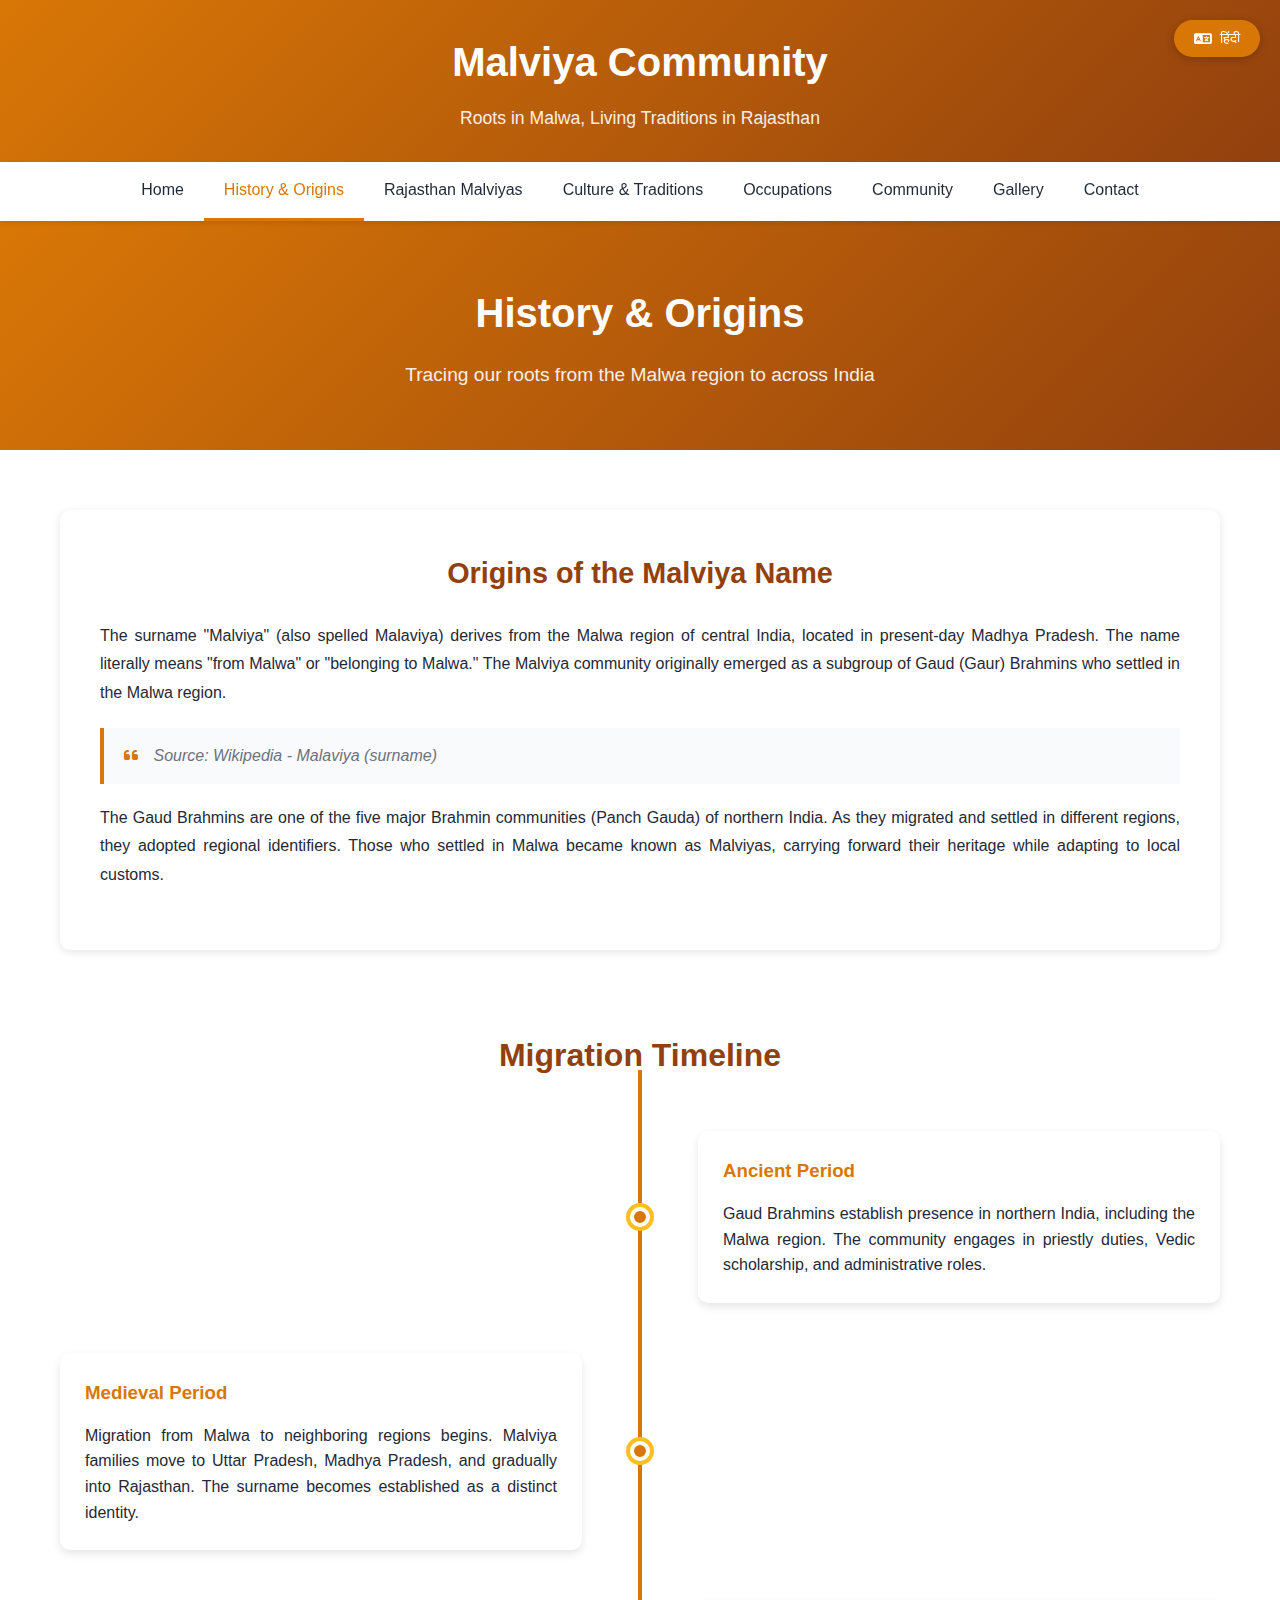
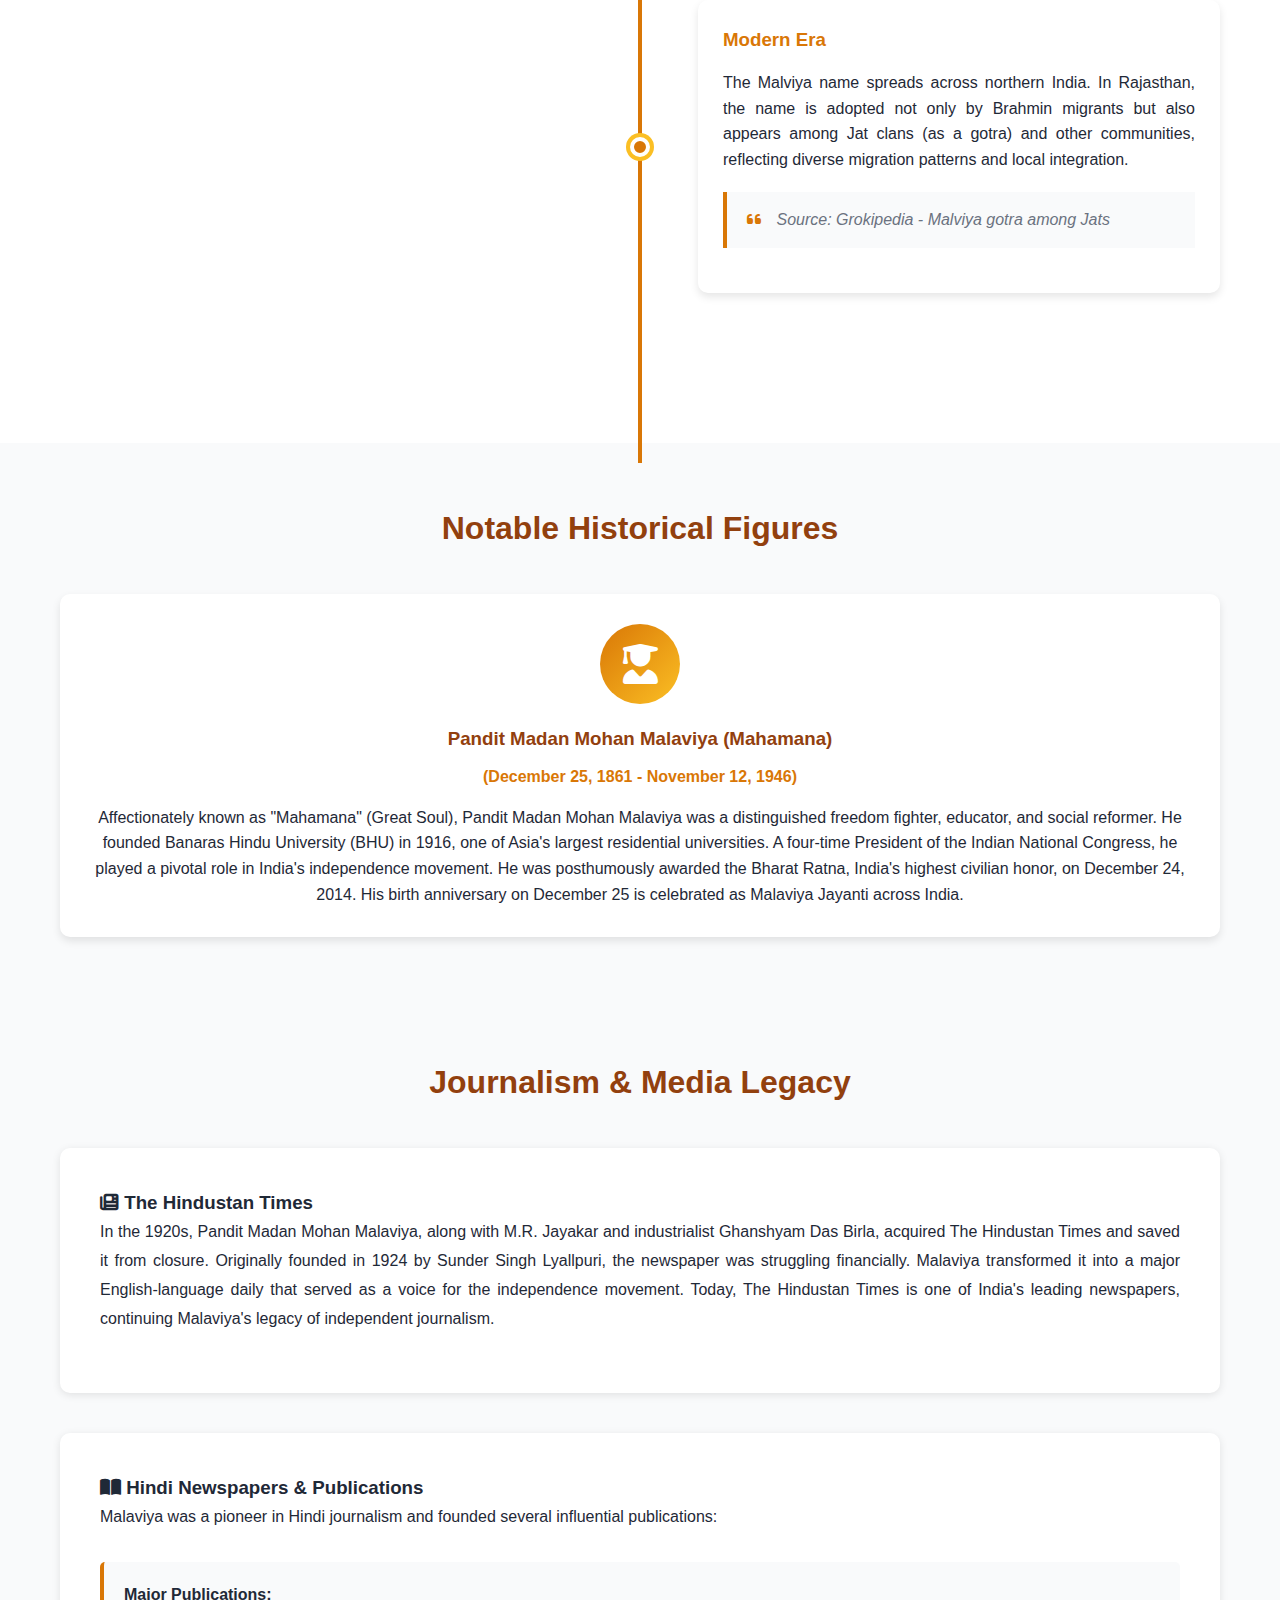
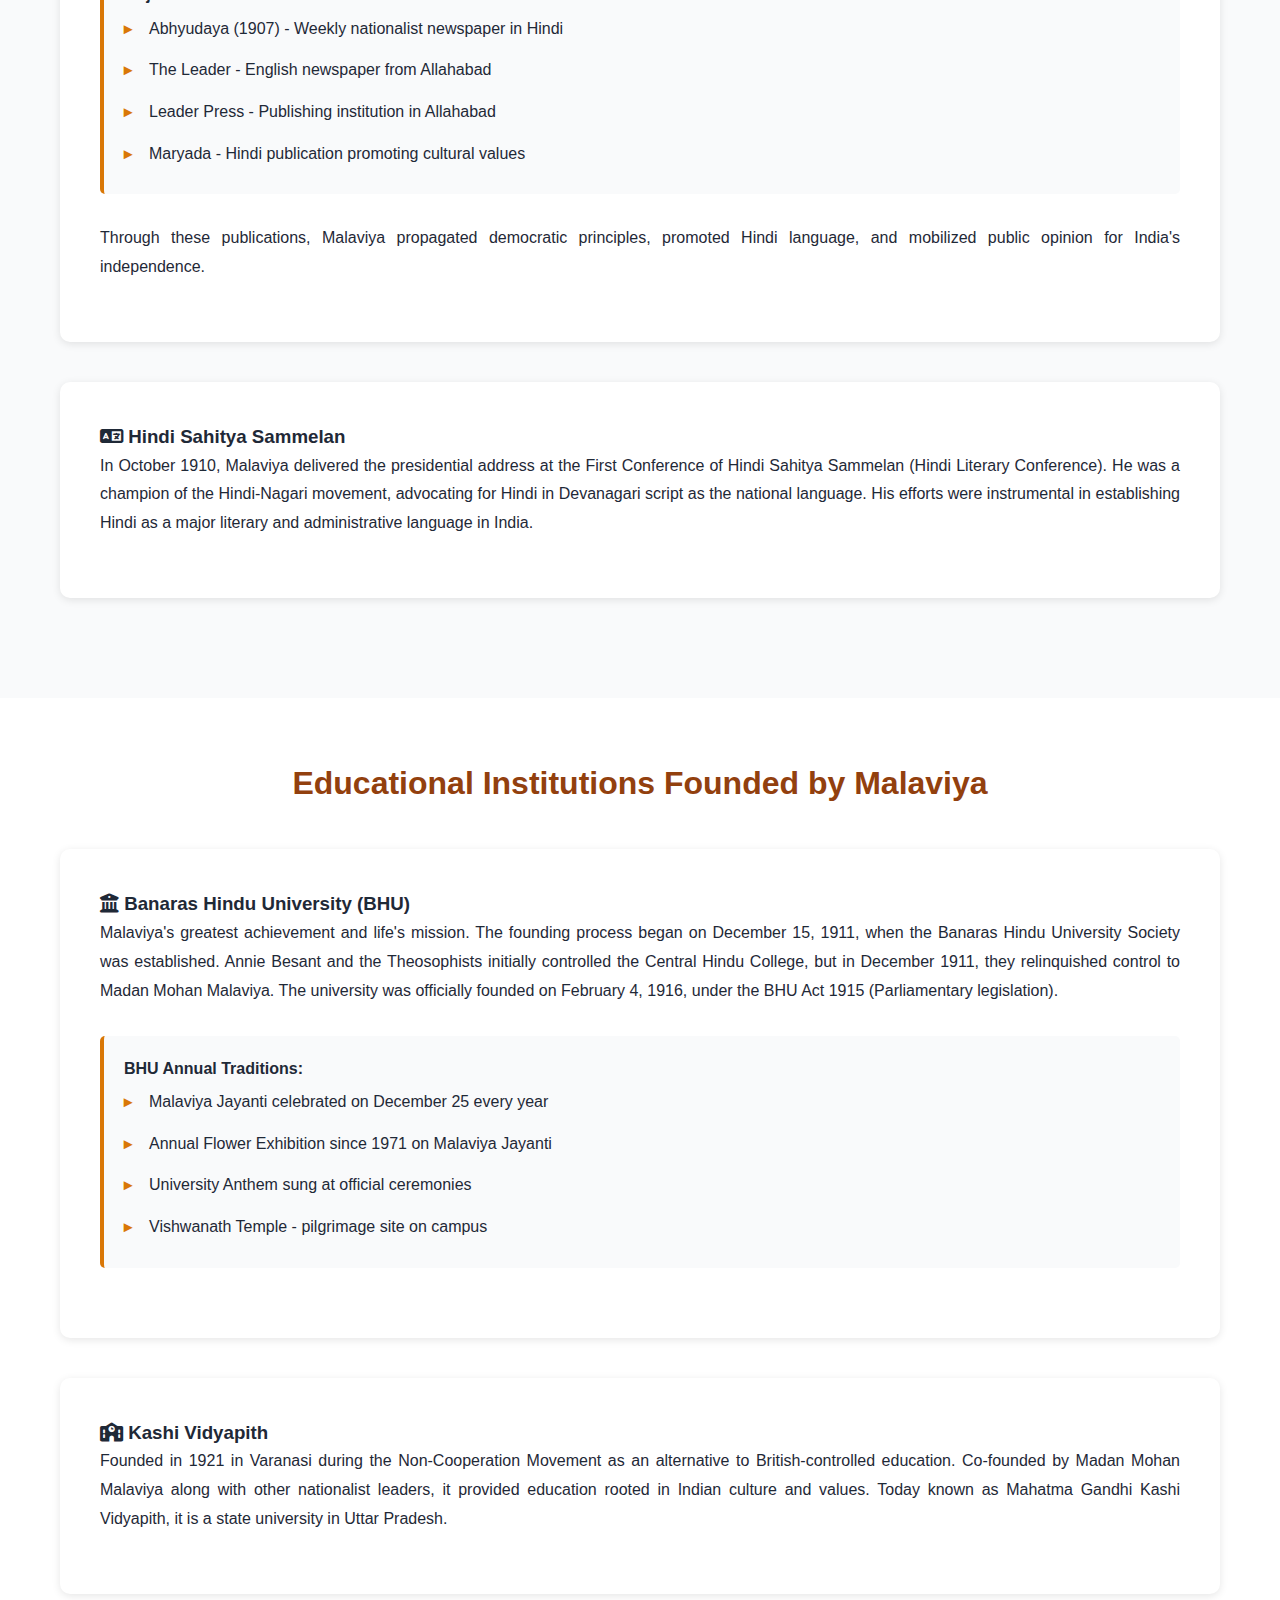
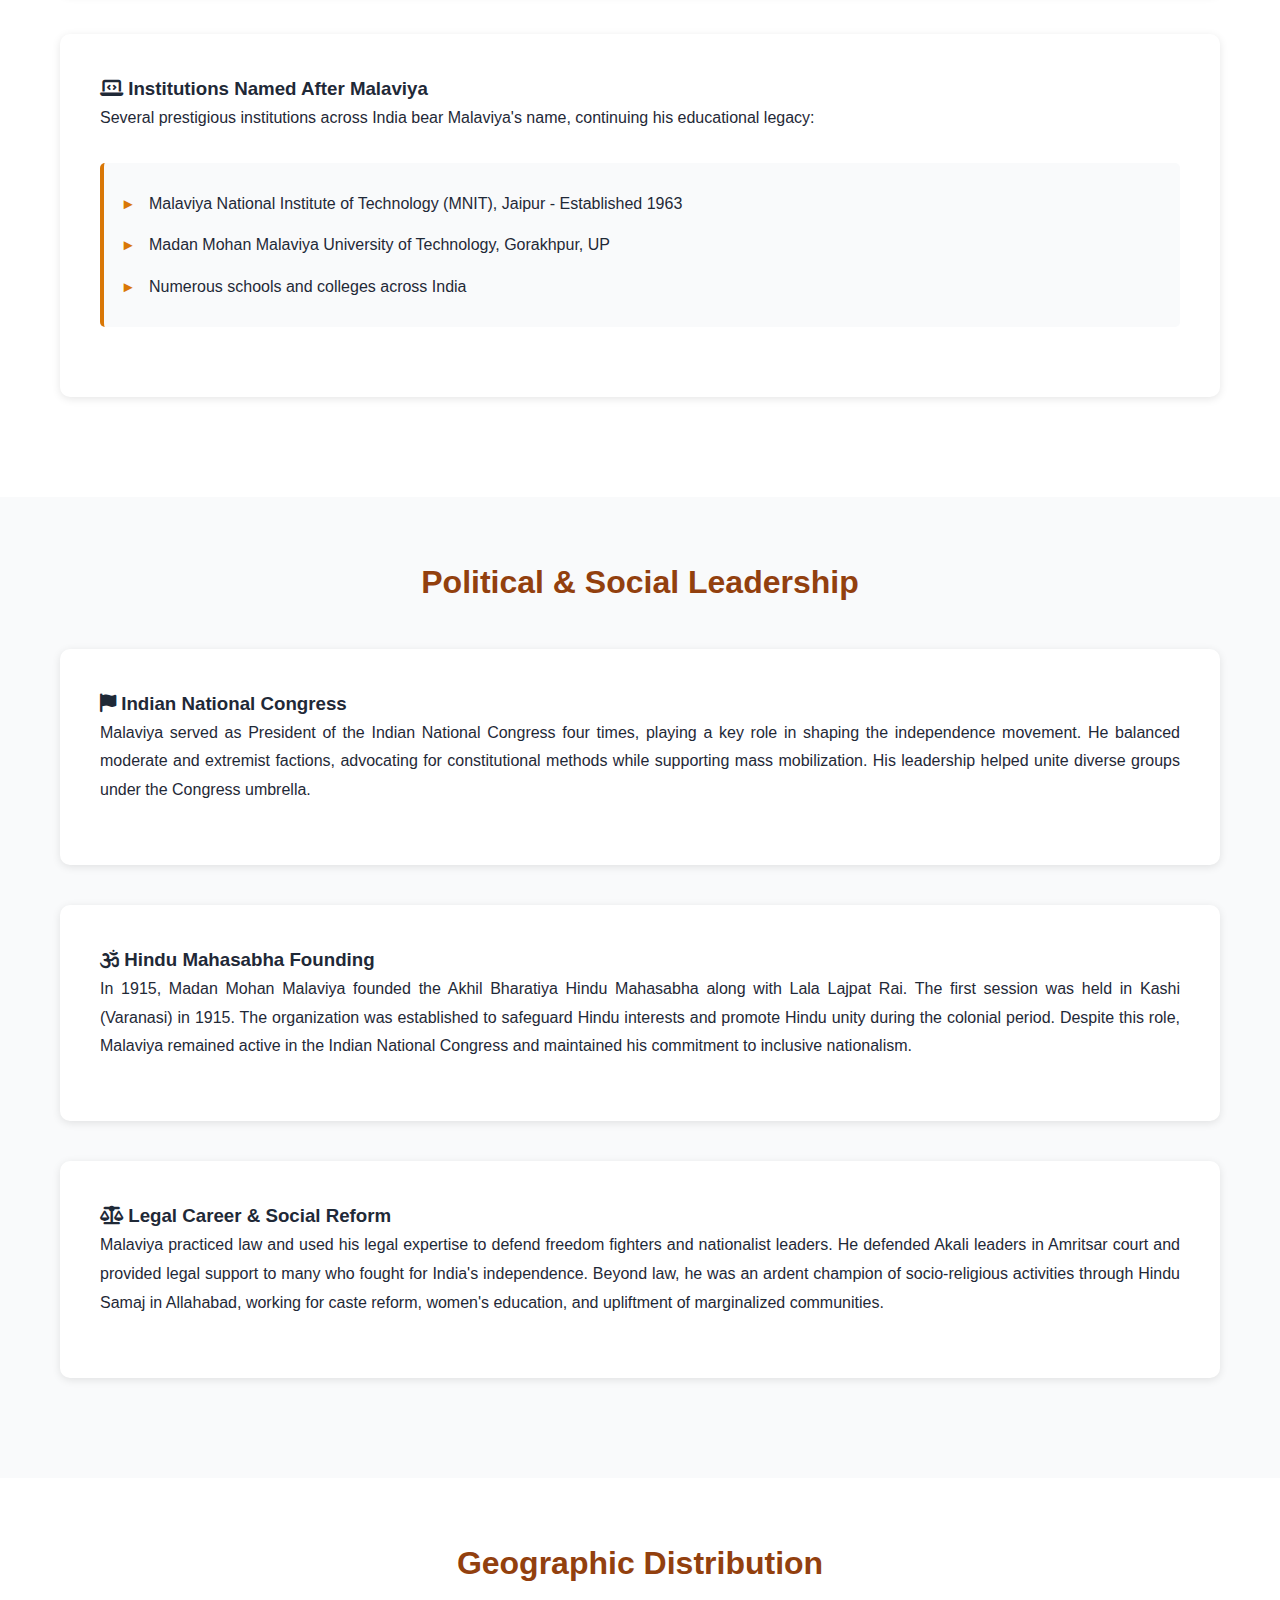
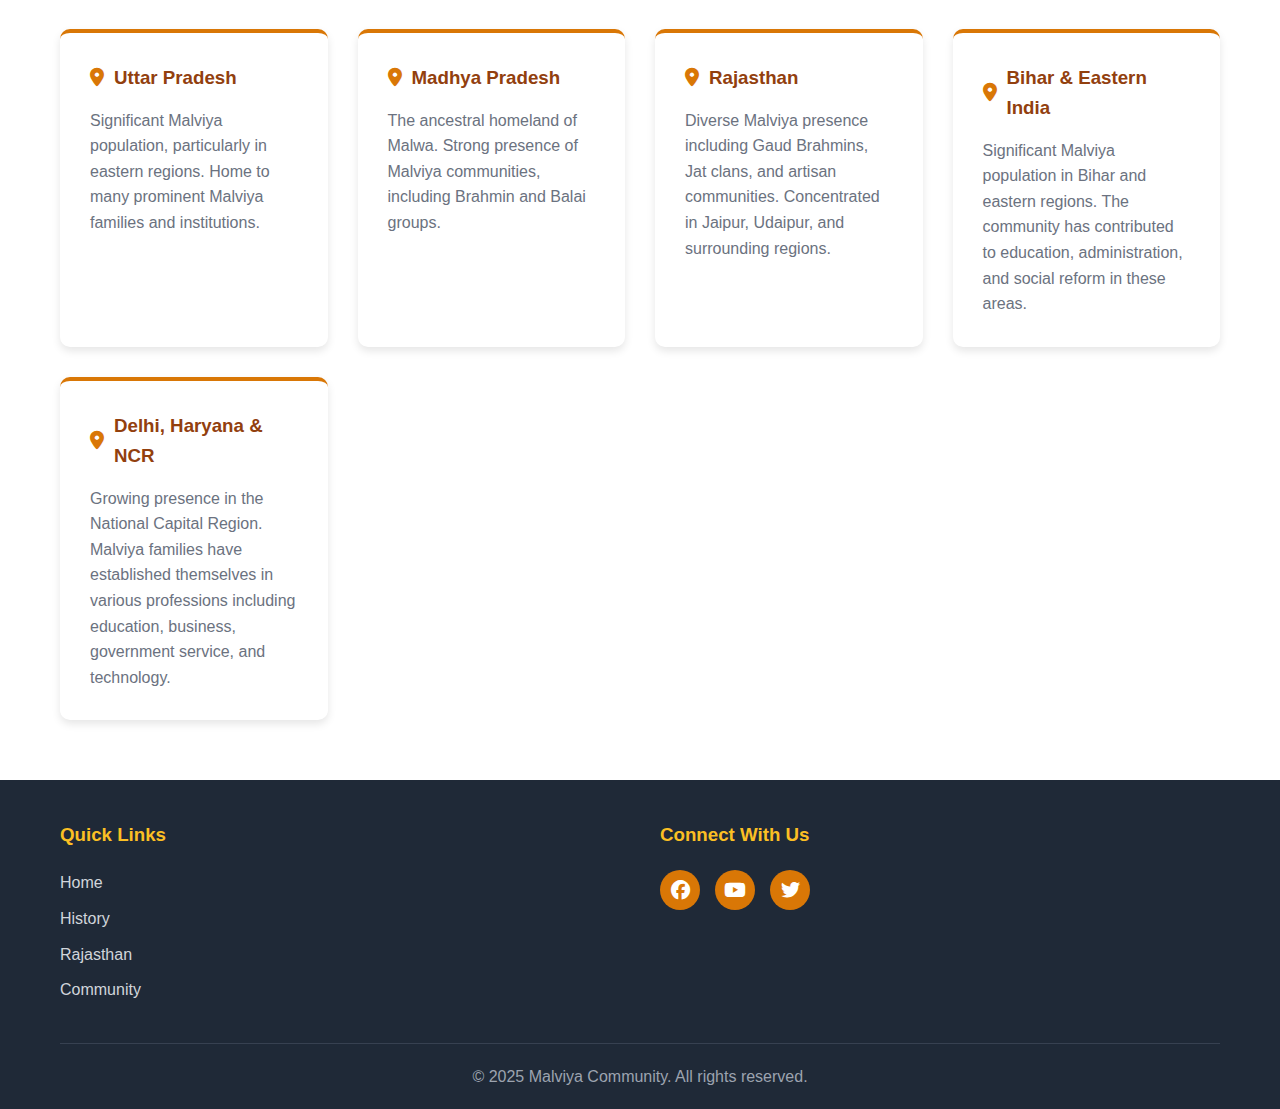
<file: history.html>
<!DOCTYPE html>
<html lang="en">
<head>
    <meta charset="UTF-8">
    <meta name="viewport" content="width=device-width, initial-scale=1.0">
    <meta name="description" content="Discover the origins and history of the Malviya community from the Malwa region, migration patterns, and notable historical figures like Pandit Madan Mohan Malaviya.">
    <meta name="keywords" content="Malviya history, Malwa origins, Gaud Brahmin, Madan Mohan Malaviya, community heritage">

    <!-- Open Graph / Social Media Meta Tags -->
    <meta property="og:type" content="website">
    <meta property="og:url" content="https://malviya.org/history.html">
    <meta property="og:title" content="History & Origins - Malviya Community">
    <meta property="og:description" content="Tracing our roots from the Malwa region to across India. Learn about the origins and migration of the Malviya community.">
    <meta property="og:image" content="https://malviya.org/images/og-image.jpg">

    <!-- Favicon -->
    <link rel="apple-touch-icon" sizes="180x180" href="/apple-touch-icon.png">
    <link rel="icon" type="image/png" sizes="32x32" href="/favicon-32x32.png">
    <link rel="icon" type="image/png" sizes="16x16" href="/favicon-16x16.png">
    <link rel="manifest" href="/site.webmanifest">
    <meta name="theme-color" content="#d97706">

    <title>History & Origins - Malviya Community</title>
    <link rel="stylesheet" href="css/style.css">
    <link rel="stylesheet" href="css/pages.css">
    <link rel="stylesheet" href="https://cdnjs.cloudflare.com/ajax/libs/font-awesome/6.4.0/css/all.min.css">
    <script async src="https://pagead2.googlesyndication.com/pagead/js/adsbygoogle.js?client=ca-pub-2874822616022461"
     crossorigin="anonymous"></script>
    <!-- Google tag (gtag.js) -->
    <script async src="https://www.googletagmanager.com/gtag/js?id=G-530CFD0CWT"></script>
    <script>
      window.dataLayer = window.dataLayer || [];
      function gtag(){dataLayer.push(arguments);}
      gtag('js', new Date());

      gtag('config', 'G-530CFD0CWT');
    </script>
</head>
<body>
    <!-- Language Toggle -->
    <div class="lang-toggle">
        <button id="langBtn" onclick="toggleLanguage()">
            <i class="fas fa-language"></i> <span id="langText">हिंदी</span>
        </button>
    </div>

    <!-- Header -->
    <header>
        <div class="container">
            <div class="logo">
                <h1 data-en="Malviya Community" data-hi="मालवीय समुदाय">Malviya Community</h1>
                <p class="tagline" data-en="Roots in Malwa, Living Traditions in Rajasthan" data-hi="मालवा में जड़ें, राजस्थान में जीवित परंपराएं">Roots in Malwa, Living Traditions in Rajasthan</p>
            </div>
        </div>
    </header>

    <!-- Navigation -->
    <nav id="mainNav">
        <div class="container">
            <button class="mobile-menu-toggle" onclick="toggleMobileMenu()">
                <i class="fas fa-bars"></i>
            </button>
            <ul class="nav-menu">
                <li><a href="index.html" data-en="Home" data-hi="होम">Home</a></li>
                <li><a href="history.html" class="active" data-en="History & Origins" data-hi="इतिहास और उत्पत्ति">History & Origins</a></li>
                <li><a href="rajasthan.html" data-en="Rajasthan Malviyas" data-hi="राजस्थान मालवीय">Rajasthan Malviyas</a></li>
                <li><a href="culture.html" data-en="Culture & Traditions" data-hi="संस्कृति और परंपराएं">Culture & Traditions</a></li>
                <li><a href="occupations.html" data-en="Occupations" data-hi="व्यवसाय">Occupations</a></li>
                <li><a href="community.html" data-en="Community" data-hi="समुदाय">Community</a></li>
                <li><a href="gallery.html" data-en="Gallery" data-hi="गैलरी">Gallery</a></li>
                <li><a href="contact.html" data-en="Contact" data-hi="संपर्क">Contact</a></li>
            </ul>
        </div>
    </nav>

    <!-- Page Header -->
    <section class="page-header">
        <div class="container">
            <h1 data-en="History & Origins" data-hi="इतिहास और उत्पत्ति">History & Origins</h1>
            <p data-en="Tracing our roots from the Malwa region to across India" data-hi="मालवा क्षेत्र से पूरे भारत में हमारी जड़ों का पता लगाना">Tracing our roots from the Malwa region to across India</p>
        </div>
    </section>

    <!-- Origins Section -->
    <section class="content-section">
        <div class="container">
            <div class="content-card">
                <h2 data-en="Origins of the Malviya Name" data-hi="मालवीय नाम की उत्पत्ति">Origins of the Malviya Name</h2>
                <p data-en="The surname 'Malviya' (also spelled Malaviya) derives from the Malwa region of central India, located in present-day Madhya Pradesh. The name literally means 'from Malwa' or 'belonging to Malwa.' The Malviya community originally emerged as a subgroup of Gaud (Gaur) Brahmins who settled in the Malwa region." 
                   data-hi="'मालवीय' (मालवीय भी लिखा जाता है) उपनाम मध्य भारत के मालवा क्षेत्र से लिया गया है, जो वर्तमान मध्य प्रदेश में स्थित है। नाम का शाब्दिक अर्थ है 'मालवा से' या 'मालवा से संबंधित'। मालवीय समुदाय मूल रूप से गौड़ (गौर) ब्राह्मणों के एक उपसमूह के रूप में उभरा जो मालवा क्षेत्र में बस गए थे।">
                    The surname "Malviya" (also spelled Malaviya) derives from the Malwa region of central India, located in present-day Madhya Pradesh. The name literally means "from Malwa" or "belonging to Malwa." The Malviya community originally emerged as a subgroup of Gaud (Gaur) Brahmins who settled in the Malwa region.
                </p>
                <div class="citation">
                    <i class="fas fa-quote-left"></i>
                    <span data-en="Source: Wikipedia - Malaviya (surname)" data-hi="स्रोत: विकिपीडिया - मालवीय (उपनाम)">Source: Wikipedia - Malaviya (surname)</span>
                </div>
                
                <p data-en="The Gaud Brahmins are one of the five major Brahmin communities (Panch Gauda) of northern India. As they migrated and settled in different regions, they adopted regional identifiers. Those who settled in Malwa became known as Malviyas, carrying forward their heritage while adapting to local customs." 
                   data-hi="गौड़ ब्राह्मण उत्तरी भारत के पांच प्रमुख ब्राह्मण समुदायों (पंच गौड़) में से एक हैं। जैसे-जैसे वे विभिन्न क्षेत्रों में प्रवास करते और बसते गए, उन्होंने क्षेत्रीय पहचानकर्ता अपनाए। जो लोग मालवा में बसे वे मालवीय के रूप में जाने जाने लगे, स्थानीय रीति-रिवाजों के अनुकूल होते हुए अपनी विरासत को आगे बढ़ाते रहे।">
                    The Gaud Brahmins are one of the five major Brahmin communities (Panch Gauda) of northern India. As they migrated and settled in different regions, they adopted regional identifiers. Those who settled in Malwa became known as Malviyas, carrying forward their heritage while adapting to local customs.
                </p>
            </div>

            <!-- Timeline -->
            <div class="timeline">
                <h2 data-en="Migration Timeline" data-hi="प्रवास समयरेखा">Migration Timeline</h2>
                
                <div class="timeline-item">
                    <div class="timeline-marker"></div>
                    <div class="timeline-content">
                        <h3 data-en="Ancient Period" data-hi="प्राचीन काल">Ancient Period</h3>
                        <p data-en="Gaud Brahmins establish presence in northern India, including the Malwa region. The community engages in priestly duties, Vedic scholarship, and administrative roles." 
                           data-hi="गौड़ ब्राह्मण उत्तरी भारत में उपस्थिति स्थापित करते हैं, जिसमें मालवा क्षेत्र भी शामिल है। समुदाय पुरोहिती कर्तव्यों, वैदिक छात्रवृत्ति और प्रशासनिक भूमिकाओं में संलग्न है।">
                            Gaud Brahmins establish presence in northern India, including the Malwa region. The community engages in priestly duties, Vedic scholarship, and administrative roles.
                        </p>
                    </div>
                </div>

                <div class="timeline-item">
                    <div class="timeline-marker"></div>
                    <div class="timeline-content">
                        <h3 data-en="Medieval Period" data-hi="मध्यकालीन काल">Medieval Period</h3>
                        <p data-en="Migration from Malwa to neighboring regions begins. Malviya families move to Uttar Pradesh, Madhya Pradesh, and gradually into Rajasthan. The surname becomes established as a distinct identity." 
                           data-hi="मालवा से पड़ोसी क्षेत्रों में प्रवास शुरू होता है। मालवीय परिवार उत्तर प्रदेश, मध्य प्रदेश और धीरे-धीरे राजस्थान में चले जाते हैं। उपनाम एक विशिष्ट पहचान के रूप में स्थापित हो जाता है।">
                            Migration from Malwa to neighboring regions begins. Malviya families move to Uttar Pradesh, Madhya Pradesh, and gradually into Rajasthan. The surname becomes established as a distinct identity.
                        </p>
                    </div>
                </div>

                <div class="timeline-item">
                    <div class="timeline-marker"></div>
                    <div class="timeline-content">
                        <h3 data-en="Modern Era" data-hi="आधुनिक युग">Modern Era</h3>
                        <p data-en="The Malviya name spreads across northern India. In Rajasthan, the name is adopted not only by Brahmin migrants but also appears among Jat clans (as a gotra) and other communities, reflecting diverse migration patterns and local integration." 
                           data-hi="मालवीय नाम पूरे उत्तरी भारत में फैलता है। राजस्थान में, यह नाम न केवल ब्राह्मण प्रवासियों द्वारा अपनाया जाता है बल्कि जाट कुलों (गोत्र के रूप में) और अन्य समुदायों के बीच भी दिखाई देता है, जो विविध प्रवास पैटर्न और स्थानीय एकीकरण को दर्शाता है।">
                            The Malviya name spreads across northern India. In Rajasthan, the name is adopted not only by Brahmin migrants but also appears among Jat clans (as a gotra) and other communities, reflecting diverse migration patterns and local integration.
                        </p>
                        <div class="citation">
                            <i class="fas fa-quote-left"></i>
                            <span data-en="Source: Grokipedia - Malviya gotra among Jats" data-hi="स्रोत: ग्रोकिपीडिया - जाटों में मालवीय गोत्र">Source: Grokipedia - Malviya gotra among Jats</span>
                        </div>
                    </div>
                </div>
            </div>
        </div>
    </section>

    <!-- Notable Figures -->
    <section class="content-section bg-light">
        <div class="container">
            <h2 data-en="Notable Historical Figures" data-hi="उल्लेखनीय ऐतिहासिक व्यक्ति">Notable Historical Figures</h2>
            
            <div class="notable-grid">
                <div class="notable-card">
                    <div class="notable-icon">
                        <i class="fas fa-user-graduate"></i>
                    </div>
                    <h3 data-en="Pandit Madan Mohan Malaviya (Mahamana)" data-hi="पंडित मदन मोहन मालवीय (महामना)">Pandit Madan Mohan Malaviya (Mahamana)</h3>
                    <p class="notable-years" data-en="(December 25, 1861 - November 12, 1946)" data-hi="(25 दिसंबर, 1861 - 12 नवंबर, 1946)">(December 25, 1861 - November 12, 1946)</p>
                    <p data-en="Affectionately known as 'Mahamana' (Great Soul), Pandit Madan Mohan Malaviya was a distinguished freedom fighter, educator, and social reformer. He founded Banaras Hindu University (BHU) in 1916, one of Asia's largest residential universities. A four-time President of the Indian National Congress, he played a pivotal role in India's independence movement. He was posthumously awarded the Bharat Ratna, India's highest civilian honor, on December 24, 2014. His birth anniversary on December 25 is celebrated as Malaviya Jayanti across India."
                       data-hi="'महामना' (महान आत्मा) के रूप में स्नेह से जाने जाने वाले, पंडित मदन मोहन मालवीय एक प्रतिष्ठित स्वतंत्रता सेनानी, शिक्षाविद और समाज सुधारक थे। उन्होंने 1916 में बनारस हिंदू विश्वविद्यालय (बीएचयू) की स्थापना की, जो एशिया के सबसे बड़े आवासीय विश्वविद्यालयों में से एक है। भारतीय राष्ट्रीय कांग्रेस के चार बार अध्यक्ष रहे, उन्होंने भारत के स्वतंत्रता आंदोलन में महत्वपूर्ण भूमिका निभाई। उन्हें 24 दिसंबर, 2014 को मरणोपरांत भारत रत्न, भारत के सर्वोच्च नागरिक सम्मान से सम्मानित किया गया था। 25 दिसंबर को उनकी जयंती पूरे भारत में मालवीय जयंती के रूप में मनाई जाती है।">
                        Affectionately known as "Mahamana" (Great Soul), Pandit Madan Mohan Malaviya was a distinguished freedom fighter, educator, and social reformer. He founded Banaras Hindu University (BHU) in 1916, one of Asia's largest residential universities. A four-time President of the Indian National Congress, he played a pivotal role in India's independence movement. He was posthumously awarded the Bharat Ratna, India's highest civilian honor, on December 24, 2014. His birth anniversary on December 25 is celebrated as Malaviya Jayanti across India.
                    </p>
                </div>
            </div>
        </div>
    </section>

    <!-- Malaviya's Journalism & Media Legacy -->
    <section class="content-section bg-light">
        <div class="container">
            <h2 data-en="Journalism & Media Legacy" data-hi="पत्रकारिता और मीडिया विरासत">Journalism & Media Legacy</h2>

            <div class="content-card">
                <h3><i class="fas fa-newspaper"></i> <span data-en="The Hindustan Times" data-hi="द हिंदुस्तान टाइम्स">The Hindustan Times</span></h3>
                <p data-en="In the 1920s, Pandit Madan Mohan Malaviya, along with M.R. Jayakar and industrialist Ghanshyam Das Birla, acquired The Hindustan Times and saved it from closure. Originally founded in 1924 by Sunder Singh Lyallpuri, the newspaper was struggling financially. Malaviya transformed it into a major English-language daily that served as a voice for the independence movement. Today, The Hindustan Times is one of India's leading newspapers, continuing Malaviya's legacy of independent journalism."
                   data-hi="1920 के दशक में, पंडित मदन मोहन मालवीय ने एम.आर. जयकर और उद्योगपति घनश्याम दास बिड़ला के साथ मिलकर द हिंदुस्तान टाइम्स का अधिग्रहण किया और इसे बंद होने से बचाया। मूल रूप से 1924 में सुंदर सिंह ल्यालपुरी द्वारा स्थापित, अखबार आर्थिक रूप से संघर्ष कर रहा था। मालवीय ने इसे एक प्रमुख अंग्रेजी दैनिक में बदल दिया जो स्वतंत्रता आंदोलन के लिए एक आवाज के रूप में कार्य करता था। आज, द हिंदुस्तान टाइम्स भारत के प्रमुख समाचार पत्रों में से एक है, जो मालवीय की स्वतंत्र पत्रकारिता की विरासत को जारी रखता है।">
                    In the 1920s, Pandit Madan Mohan Malaviya, along with M.R. Jayakar and industrialist Ghanshyam Das Birla, acquired The Hindustan Times and saved it from closure. Originally founded in 1924 by Sunder Singh Lyallpuri, the newspaper was struggling financially. Malaviya transformed it into a major English-language daily that served as a voice for the independence movement. Today, The Hindustan Times is one of India's leading newspapers, continuing Malaviya's legacy of independent journalism.
                </p>
            </div>

            <div class="content-card">
                <h3><i class="fas fa-book-open"></i> <span data-en="Hindi Newspapers & Publications" data-hi="हिंदी समाचार पत्र और प्रकाशन">Hindi Newspapers & Publications</span></h3>
                <p data-en="Malaviya was a pioneer in Hindi journalism and founded several influential publications:"
                   data-hi="मालवीय हिंदी पत्रकारिता में अग्रणी थे और उन्होंने कई प्रभावशाली प्रकाशनों की स्थापना की:">
                    Malaviya was a pioneer in Hindi journalism and founded several influential publications:
                </p>

                <div class="info-box">
                    <h4 data-en="Major Publications:" data-hi="प्रमुख प्रकाशन:">Major Publications:</h4>
                    <ul>
                        <li data-en="Abhyudaya (1907) - Weekly nationalist newspaper in Hindi" data-hi="अभ्युदय (1907) - हिंदी में साप्ताहिक राष्ट्रवादी समाचार पत्र">Abhyudaya (1907) - Weekly nationalist newspaper in Hindi</li>
                        <li data-en="The Leader - English newspaper from Allahabad" data-hi="द लीडर - इलाहाबाद से अंग्रेजी समाचार पत्र">The Leader - English newspaper from Allahabad</li>
                        <li data-en="Leader Press - Publishing institution in Allahabad" data-hi="लीडर प्रेस - इलाहाबाद में प्रकाशन संस्थान">Leader Press - Publishing institution in Allahabad</li>
                        <li data-en="Maryada - Hindi publication promoting cultural values" data-hi="मर्यादा - सांस्कृतिक मूल्यों को बढ़ावा देने वाला हिंदी प्रकाशन">Maryada - Hindi publication promoting cultural values</li>
                    </ul>
                </div>

                <p data-en="Through these publications, Malaviya propagated democratic principles, promoted Hindi language, and mobilized public opinion for India's independence."
                   data-hi="इन प्रकाशनों के माध्यम से, मालवीय ने लोकतांत्रिक सिद्धांतों का प्रचार किया, हिंदी भाषा को बढ़ावा दिया, और भारत की स्वतंत्रता के लिए जनमत को संगठित किया।">
                    Through these publications, Malaviya propagated democratic principles, promoted Hindi language, and mobilized public opinion for India's independence.
                </p>
            </div>

            <div class="content-card">
                <h3><i class="fas fa-language"></i> <span data-en="Hindi Sahitya Sammelan" data-hi="हिंदी साहित्य सम्मेलन">Hindi Sahitya Sammelan</span></h3>
                <p data-en="In October 1910, Malaviya delivered the presidential address at the First Conference of Hindi Sahitya Sammelan (Hindi Literary Conference). He was a champion of the Hindi-Nagari movement, advocating for Hindi in Devanagari script as the national language. His efforts were instrumental in establishing Hindi as a major literary and administrative language in India."
                   data-hi="अक्टूबर 1910 में, मालवीय ने हिंदी साहित्य सम्मेलन के पहले सम्मेलन में अध्यक्षीय भाषण दिया। वे हिंदी-नागरी आंदोलन के चैंपियन थे, जो देवनागरी लिपि में हिंदी को राष्ट्रीय भाषा के रूप में वकालत करते थे। उनके प्रयास भारत में हिंदी को एक प्रमुख साहित्यिक और प्रशासनिक भाषा के रूप में स्थापित करने में महत्वपूर्ण थे।">
                    In October 1910, Malaviya delivered the presidential address at the First Conference of Hindi Sahitya Sammelan (Hindi Literary Conference). He was a champion of the Hindi-Nagari movement, advocating for Hindi in Devanagari script as the national language. His efforts were instrumental in establishing Hindi as a major literary and administrative language in India.
                </p>
            </div>
        </div>
    </section>

    <!-- Educational Institutions Founded -->
    <section class="content-section">
        <div class="container">
            <h2 data-en="Educational Institutions Founded by Malaviya" data-hi="मालवीय द्वारा स्थापित शैक्षणिक संस्थान">Educational Institutions Founded by Malaviya</h2>

            <div class="content-card">
                <h3><i class="fas fa-university"></i> <span data-en="Banaras Hindu University (BHU)" data-hi="बनारस हिंदू विश्वविद्यालय (बीएचयू)">Banaras Hindu University (BHU)</span></h3>
                <p data-en="Malaviya's greatest achievement and life's mission. The founding process began on December 15, 1911, when the Banaras Hindu University Society was established. Annie Besant and the Theosophists initially controlled the Central Hindu College, but in December 1911, they relinquished control to Madan Mohan Malaviya. The university was officially founded on February 4, 1916, under the BHU Act 1915 (Parliamentary legislation)."
                   data-hi="मालवीय की सबसे बड़ी उपलब्धि और जीवन का मिशन। स्थापना प्रक्रिया 15 दिसंबर, 1911 को शुरू हुई, जब बनारस हिंदू विश्वविद्यालय सोसाइटी की स्थापना की गई। एनी बेसेंट और थियोसोफिस्ट्स ने शुरू में सेंट्रल हिंदू कॉलेज को नियंत्रित किया, लेकिन दिसंबर 1911 में, उन्होंने मदन मोहन मालवीय को नियंत्रण सौंप दिया। विश्वविद्यालय को आधिकारिक तौर पर 4 फरवरी, 1916 को बीएचयू अधिनियम 1915 (संसदीय कानून) के तहत स्थापित किया गया था।">
                    Malaviya's greatest achievement and life's mission. The founding process began on December 15, 1911, when the Banaras Hindu University Society was established. Annie Besant and the Theosophists initially controlled the Central Hindu College, but in December 1911, they relinquished control to Madan Mohan Malaviya. The university was officially founded on February 4, 1916, under the BHU Act 1915 (Parliamentary legislation).
                </p>

                <div class="info-box">
                    <h4 data-en="BHU Annual Traditions:" data-hi="बीएचयू वार्षिक परंपराएं:">BHU Annual Traditions:</h4>
                    <ul>
                        <li data-en="Malaviya Jayanti celebrated on December 25 every year" data-hi="हर साल 25 दिसंबर को मालवीय जयंती मनाई जाती है">Malaviya Jayanti celebrated on December 25 every year</li>
                        <li data-en="Annual Flower Exhibition since 1971 on Malaviya Jayanti" data-hi="1971 से मालवीय जयंती पर वार्षिक फूल प्रदर्शनी">Annual Flower Exhibition since 1971 on Malaviya Jayanti</li>
                        <li data-en="University Anthem sung at official ceremonies" data-hi="आधिकारिक समारोहों में विश्वविद्यालय गान गाया जाता है">University Anthem sung at official ceremonies</li>
                        <li data-en="Vishwanath Temple - pilgrimage site on campus" data-hi="विश्वनाथ मंदिर - परिसर में तीर्थ स्थल">Vishwanath Temple - pilgrimage site on campus</li>
                    </ul>
                </div>
            </div>

            <div class="content-card">
                <h3><i class="fas fa-school"></i> <span data-en="Kashi Vidyapith" data-hi="काशी विद्यापीठ">Kashi Vidyapith</span></h3>
                <p data-en="Founded in 1921 in Varanasi during the Non-Cooperation Movement as an alternative to British-controlled education. Co-founded by Madan Mohan Malaviya along with other nationalist leaders, it provided education rooted in Indian culture and values. Today known as Mahatma Gandhi Kashi Vidyapith, it is a state university in Uttar Pradesh."
                   data-hi="1921 में वाराणसी में असहयोग आंदोलन के दौरान ब्रिटिश-नियंत्रित शिक्षा के विकल्प के रूप में स्थापित। मदन मोहन मालवीय द्वारा अन्य राष्ट्रवादी नेताओं के साथ सह-स्थापित, इसने भारतीय संस्कृति और मूल्यों में निहित शिक्षा प्रदान की। आज महात्मा गांधी काशी विद्यापीठ के रूप में जाना जाता है, यह उत्तर प्रदेश में एक राज्य विश्वविद्यालय है।">
                    Founded in 1921 in Varanasi during the Non-Cooperation Movement as an alternative to British-controlled education. Co-founded by Madan Mohan Malaviya along with other nationalist leaders, it provided education rooted in Indian culture and values. Today known as Mahatma Gandhi Kashi Vidyapith, it is a state university in Uttar Pradesh.
                </p>
            </div>

            <div class="content-card">
                <h3><i class="fas fa-laptop-code"></i> <span data-en="Institutions Named After Malaviya" data-hi="मालवीय के नाम पर संस्थान">Institutions Named After Malaviya</span></h3>
                <p data-en="Several prestigious institutions across India bear Malaviya's name, continuing his educational legacy:"
                   data-hi="भारत भर में कई प्रतिष्ठित संस्थान मालवीय का नाम रखते हैं, उनकी शैक्षिक विरासत को जारी रखते हुए:">
                    Several prestigious institutions across India bear Malaviya's name, continuing his educational legacy:
                </p>

                <div class="info-box">
                    <ul>
                        <li data-en="Malaviya National Institute of Technology (MNIT), Jaipur - Established 1963" data-hi="मालवीय राष्ट्रीय प्रौद्योगिकी संस्थान (एमएनआईटी), जयपुर - 1963 में स्थापित">Malaviya National Institute of Technology (MNIT), Jaipur - Established 1963</li>
                        <li data-en="Madan Mohan Malaviya University of Technology, Gorakhpur, UP" data-hi="मदन मोहन मालवीय प्रौद्योगिकी विश्वविद्यालय, गोरखपुर, यूपी">Madan Mohan Malaviya University of Technology, Gorakhpur, UP</li>
                        <li data-en="Numerous schools and colleges across India" data-hi="भारत भर में कई स्कूल और कॉलेज">Numerous schools and colleges across India</li>
                    </ul>
                </div>
            </div>
        </div>
    </section>

    <!-- Political & Social Leadership -->
    <section class="content-section bg-light">
        <div class="container">
            <h2 data-en="Political & Social Leadership" data-hi="राजनीतिक और सामाजिक नेतृत्व">Political & Social Leadership</h2>

            <div class="content-card">
                <h3><i class="fas fa-flag"></i> <span data-en="Indian National Congress" data-hi="भारतीय राष्ट्रीय कांग्रेस">Indian National Congress</span></h3>
                <p data-en="Malaviya served as President of the Indian National Congress four times, playing a key role in shaping the independence movement. He balanced moderate and extremist factions, advocating for constitutional methods while supporting mass mobilization. His leadership helped unite diverse groups under the Congress umbrella."
                   data-hi="मालवीय ने चार बार भारतीय राष्ट्रीय कांग्रेस के अध्यक्ष के रूप में कार्य किया, स्वतंत्रता आंदोलन को आकार देने में महत्वपूर्ण भूमिका निभाई। उन्होंने नरमपंथी और चरमपंथी गुटों को संतुलित किया, जन संगठन का समर्थन करते हुए संवैधानिक तरीकों की वकालत की। उनके नेतृत्व ने कांग्रेस के छत्र के नीचे विविध समूहों को एकजुट करने में मदद की।">
                    Malaviya served as President of the Indian National Congress four times, playing a key role in shaping the independence movement. He balanced moderate and extremist factions, advocating for constitutional methods while supporting mass mobilization. His leadership helped unite diverse groups under the Congress umbrella.
                </p>
            </div>

            <div class="content-card">
                <h3><i class="fas fa-om"></i> <span data-en="Hindu Mahasabha Founding" data-hi="हिंदू महासभा की स्थापना">Hindu Mahasabha Founding</span></h3>
                <p data-en="In 1915, Madan Mohan Malaviya founded the Akhil Bharatiya Hindu Mahasabha along with Lala Lajpat Rai. The first session was held in Kashi (Varanasi) in 1915. The organization was established to safeguard Hindu interests and promote Hindu unity during the colonial period. Despite this role, Malaviya remained active in the Indian National Congress and maintained his commitment to inclusive nationalism."
                   data-hi="1915 में, मदन मोहन मालवीय ने लाला लाजपत राय के साथ अखिल भारतीय हिंदू महासभा की स्थापना की। पहला सत्र 1915 में काशी (वाराणसी) में आयोजित किया गया था। संगठन की स्थापना औपनिवेशिक काल के दौरान हिंदू हितों की रक्षा और हिंदू एकता को बढ़ावा देने के लिए की गई थी। इस भूमिका के बावजूद, मालवीय भारतीय राष्ट्रीय कांग्रेस में सक्रिय रहे और समावेशी राष्ट्रवाद के प्रति अपनी प्रतिबद्धता बनाए रखी।">
                    In 1915, Madan Mohan Malaviya founded the Akhil Bharatiya Hindu Mahasabha along with Lala Lajpat Rai. The first session was held in Kashi (Varanasi) in 1915. The organization was established to safeguard Hindu interests and promote Hindu unity during the colonial period. Despite this role, Malaviya remained active in the Indian National Congress and maintained his commitment to inclusive nationalism.
                </p>
            </div>

            <div class="content-card">
                <h3><i class="fas fa-balance-scale"></i> <span data-en="Legal Career & Social Reform" data-hi="कानूनी करियर और सामाजिक सुधार">Legal Career & Social Reform</span></h3>
                <p data-en="Malaviya practiced law and used his legal expertise to defend freedom fighters and nationalist leaders. He defended Akali leaders in Amritsar court and provided legal support to many who fought for India's independence. Beyond law, he was an ardent champion of socio-religious activities through Hindu Samaj in Allahabad, working for caste reform, women's education, and upliftment of marginalized communities."
                   data-hi="मालवीय ने कानून का अभ्यास किया और स्वतंत्रता सेनानियों और राष्ट्रवादी नेताओं का बचाव करने के लिए अपनी कानूनी विशेषज्ञता का उपयोग किया। उन्होंने अमृतसर अदालत में अकाली नेताओं का बचाव किया और भारत की स्वतंत्रता के लिए लड़ने वाले कई लोगों को कानूनी सहायता प्रदान की। कानून से परे, वे इलाहाबाद में हिंदू समाज के माध्यम से सामाजिक-धार्मिक गतिविधियों के उत्साही चैंपियन थे, जाति सुधार, महिला शिक्षा और हाशिए के समुदायों के उत्थान के लिए काम कर रहे थे।">
                    Malaviya practiced law and used his legal expertise to defend freedom fighters and nationalist leaders. He defended Akali leaders in Amritsar court and provided legal support to many who fought for India's independence. Beyond law, he was an ardent champion of socio-religious activities through Hindu Samaj in Allahabad, working for caste reform, women's education, and upliftment of marginalized communities.
                </p>
            </div>
        </div>
    </section>

    <!-- Geographic Distribution -->
    <section class="content-section">
        <div class="container">
            <h2 data-en="Geographic Distribution" data-hi="भौगोलिक वितरण">Geographic Distribution</h2>
            
            <div class="distribution-grid">
                <div class="distribution-card">
                    <h3><i class="fas fa-map-marker-alt"></i> <span data-en="Uttar Pradesh" data-hi="उत्तर प्रदेश">Uttar Pradesh</span></h3>
                    <p data-en="Significant Malviya population, particularly in eastern regions. Home to many prominent Malviya families and institutions." 
                       data-hi="महत्वपूर्ण मालवीय आबादी, विशेष रूप से पूर्वी क्षेत्रों में। कई प्रमुख मालवीय परिवारों और संस्थानों का घर।">
                        Significant Malviya population, particularly in eastern regions. Home to many prominent Malviya families and institutions.
                    </p>
                </div>
                
                <div class="distribution-card">
                    <h3><i class="fas fa-map-marker-alt"></i> <span data-en="Madhya Pradesh" data-hi="मध्य प्रदेश">Madhya Pradesh</span></h3>
                    <p data-en="The ancestral homeland of Malwa. Strong presence of Malviya communities, including Brahmin and Balai groups." 
                       data-hi="मालवा की पैतृक भूमि। ब्राह्मण और बलाई समूहों सहित मालवीय समुदायों की मजबूत उपस्थिति।">
                        The ancestral homeland of Malwa. Strong presence of Malviya communities, including Brahmin and Balai groups.
                    </p>
                </div>
                
                <div class="distribution-card">
                    <h3><i class="fas fa-map-marker-alt"></i> <span data-en="Rajasthan" data-hi="राजस्थान">Rajasthan</span></h3>
                    <p data-en="Diverse Malviya presence including Gaud Brahmins, Jat clans, and artisan communities. Concentrated in Jaipur, Udaipur, and surrounding regions." 
                       data-hi="गौड़ ब्राह्मण, जाट कुल और कारीगर समुदायों सहित विविध मालवीय उपस्थिति। जयपुर, उदयपुर और आसपास के क्षेत्रों में केंद्रित।">
                        Diverse Malviya presence including Gaud Brahmins, Jat clans, and artisan communities. Concentrated in Jaipur, Udaipur, and surrounding regions.
                    </p>
                </div>
                
                <div class="distribution-card">
                    <h3><i class="fas fa-map-marker-alt"></i> <span data-en="Bihar & Eastern India" data-hi="बिहार और पूर्वी भारत">Bihar & Eastern India</span></h3>
                    <p data-en="Significant Malviya population in Bihar and eastern regions. The community has contributed to education, administration, and social reform in these areas."
                       data-hi="बिहार और पूर्वी क्षेत्रों में महत्वपूर्ण मालवीय आबादी। समुदाय ने इन क्षेत्रों में शिक्षा, प्रशासन और सामाजिक सुधार में योगदान दिया है।">
                        Significant Malviya population in Bihar and eastern regions. The community has contributed to education, administration, and social reform in these areas.
                    </p>
                </div>

                <div class="distribution-card">
                    <h3><i class="fas fa-map-marker-alt"></i> <span data-en="Delhi, Haryana & NCR" data-hi="दिल्ली, हरियाणा और एनसीआर">Delhi, Haryana & NCR</span></h3>
                    <p data-en="Growing presence in the National Capital Region. Malviya families have established themselves in various professions including education, business, government service, and technology."
                       data-hi="राष्ट्रीय राजधानी क्षेत्र में बढ़ती उपस्थिति। मालवीय परिवारों ने शिक्षा, व्यवसाय, सरकारी सेवा और प्रौद्योगिकी सहित विभिन्न व्यवसायों में खुद को स्थापित किया है।">
                        Growing presence in the National Capital Region. Malviya families have established themselves in various professions including education, business, government service, and technology.
                    </p>
                </div>
            </div>
        </div>
    </section>

    <!-- Footer -->
    <footer>
        <div class="container">
            <div class="footer-content">
                <div class="footer-section">
                    <h3 data-en="Quick Links" data-hi="त्वरित लिंक">Quick Links</h3>
                    <ul>
                        <li><a href="index.html" data-en="Home" data-hi="होम">Home</a></li>
                        <li><a href="history.html" data-en="History" data-hi="इतिहास">History</a></li>
                        <li><a href="rajasthan.html" data-en="Rajasthan" data-hi="राजस्थान">Rajasthan</a></li>
                        <li><a href="community.html" data-en="Community" data-hi="समुदाय">Community</a></li>
                    </ul>
                </div>
                <div class="footer-section">
                    <h3 data-en="Connect With Us" data-hi="हमसे जुड़ें">Connect With Us</h3>
                    <div class="social-links">
                        <a href="#" aria-label="Facebook"><i class="fab fa-facebook"></i></a>
                        <a href="#" aria-label="YouTube"><i class="fab fa-youtube"></i></a>
                        <a href="#" aria-label="Twitter"><i class="fab fa-twitter"></i></a>
                    </div>
                </div>
            </div>
            <div class="footer-bottom">
                <p>&copy; 2025 Malviya Community. <span data-en="All rights reserved." data-hi="सर्वाधिकार सुरक्षित।">All rights reserved.</span></p>
            </div>
        </div>
    </footer>

    <script src="js/main.js"></script>
</body>
</html>
</file>
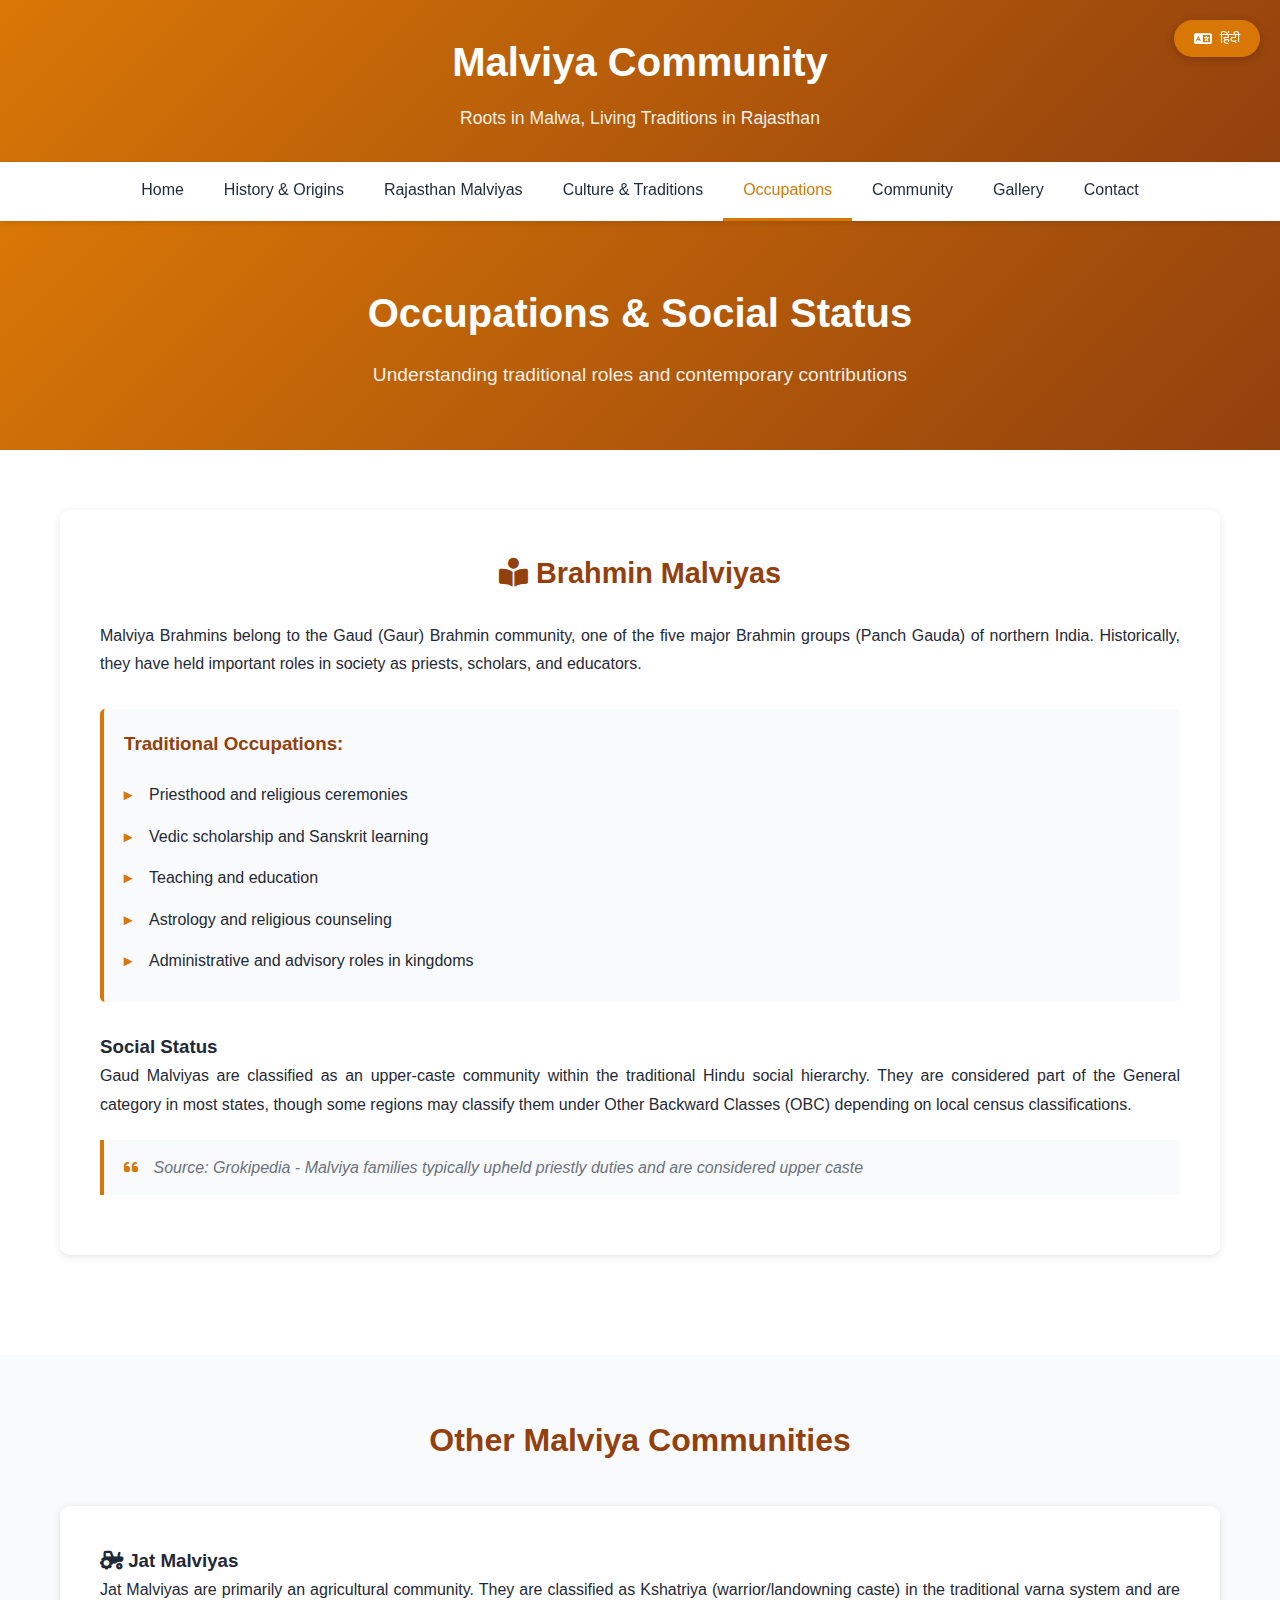
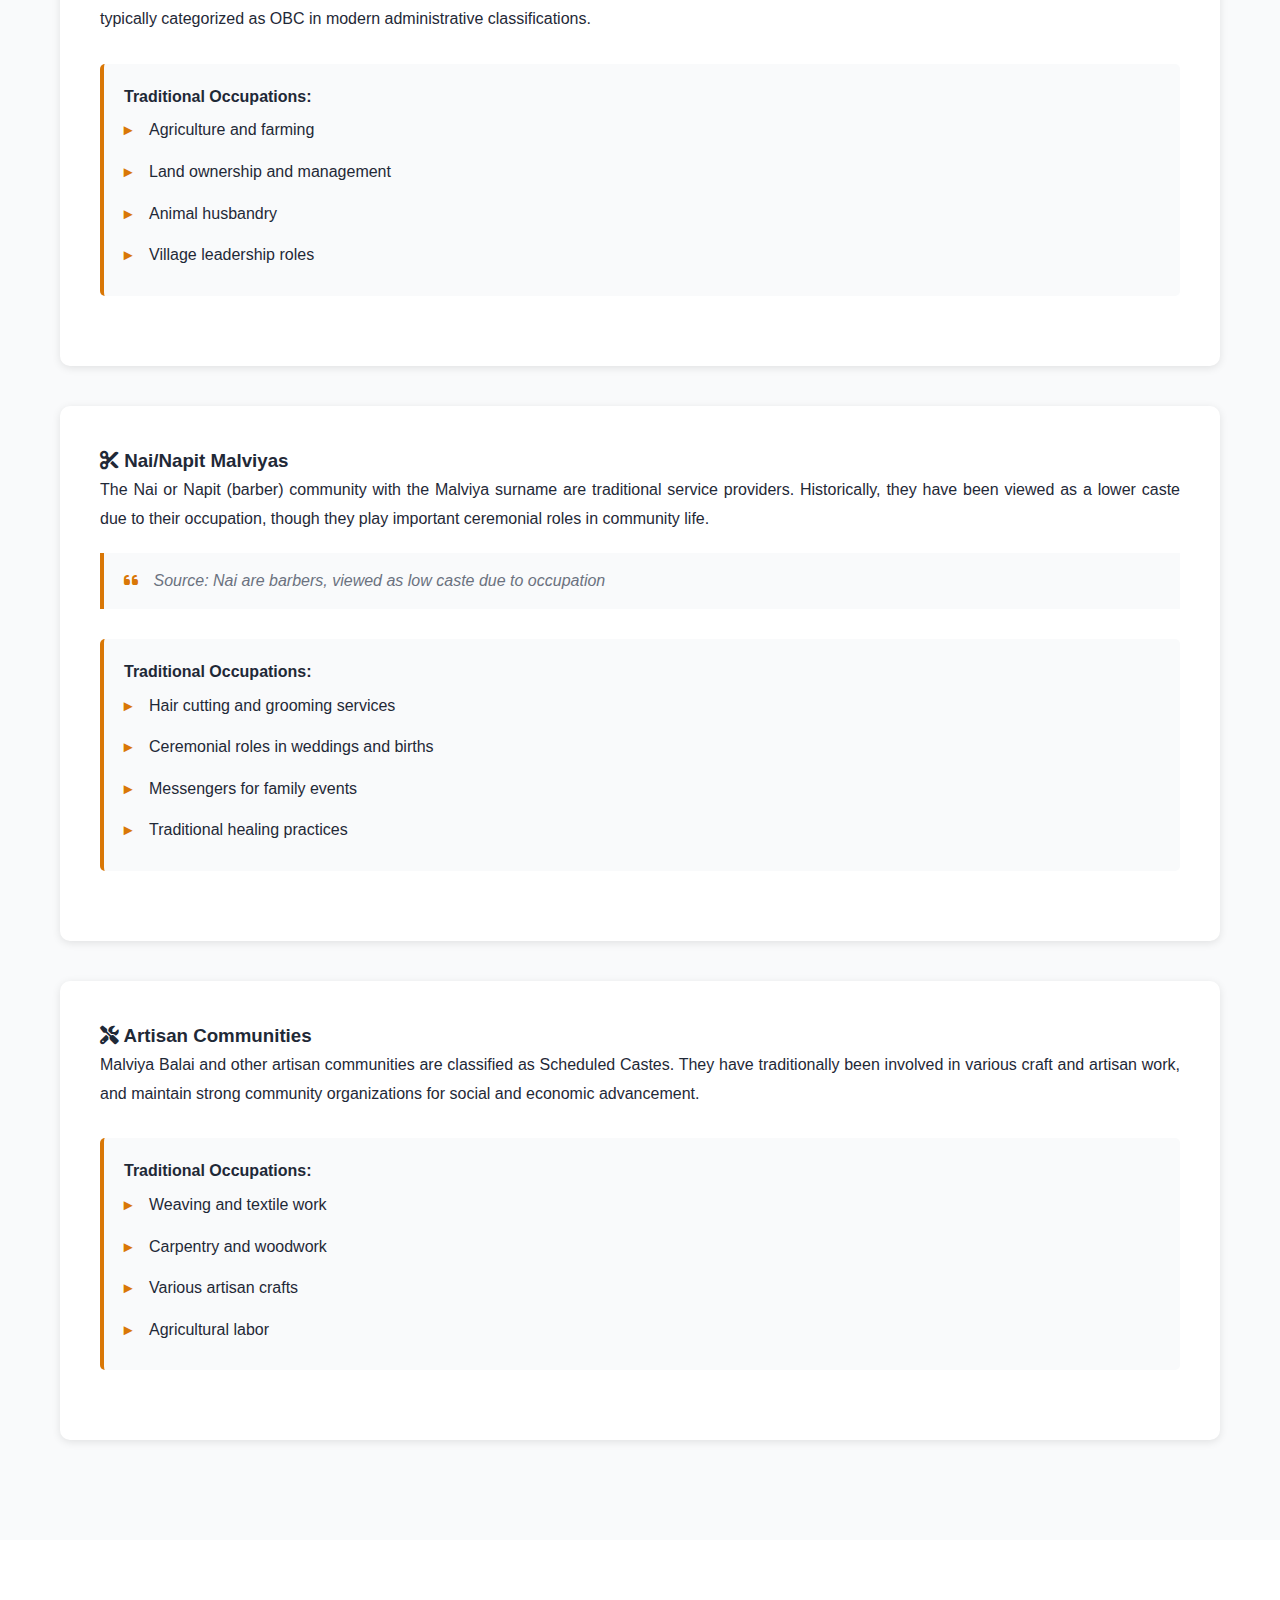
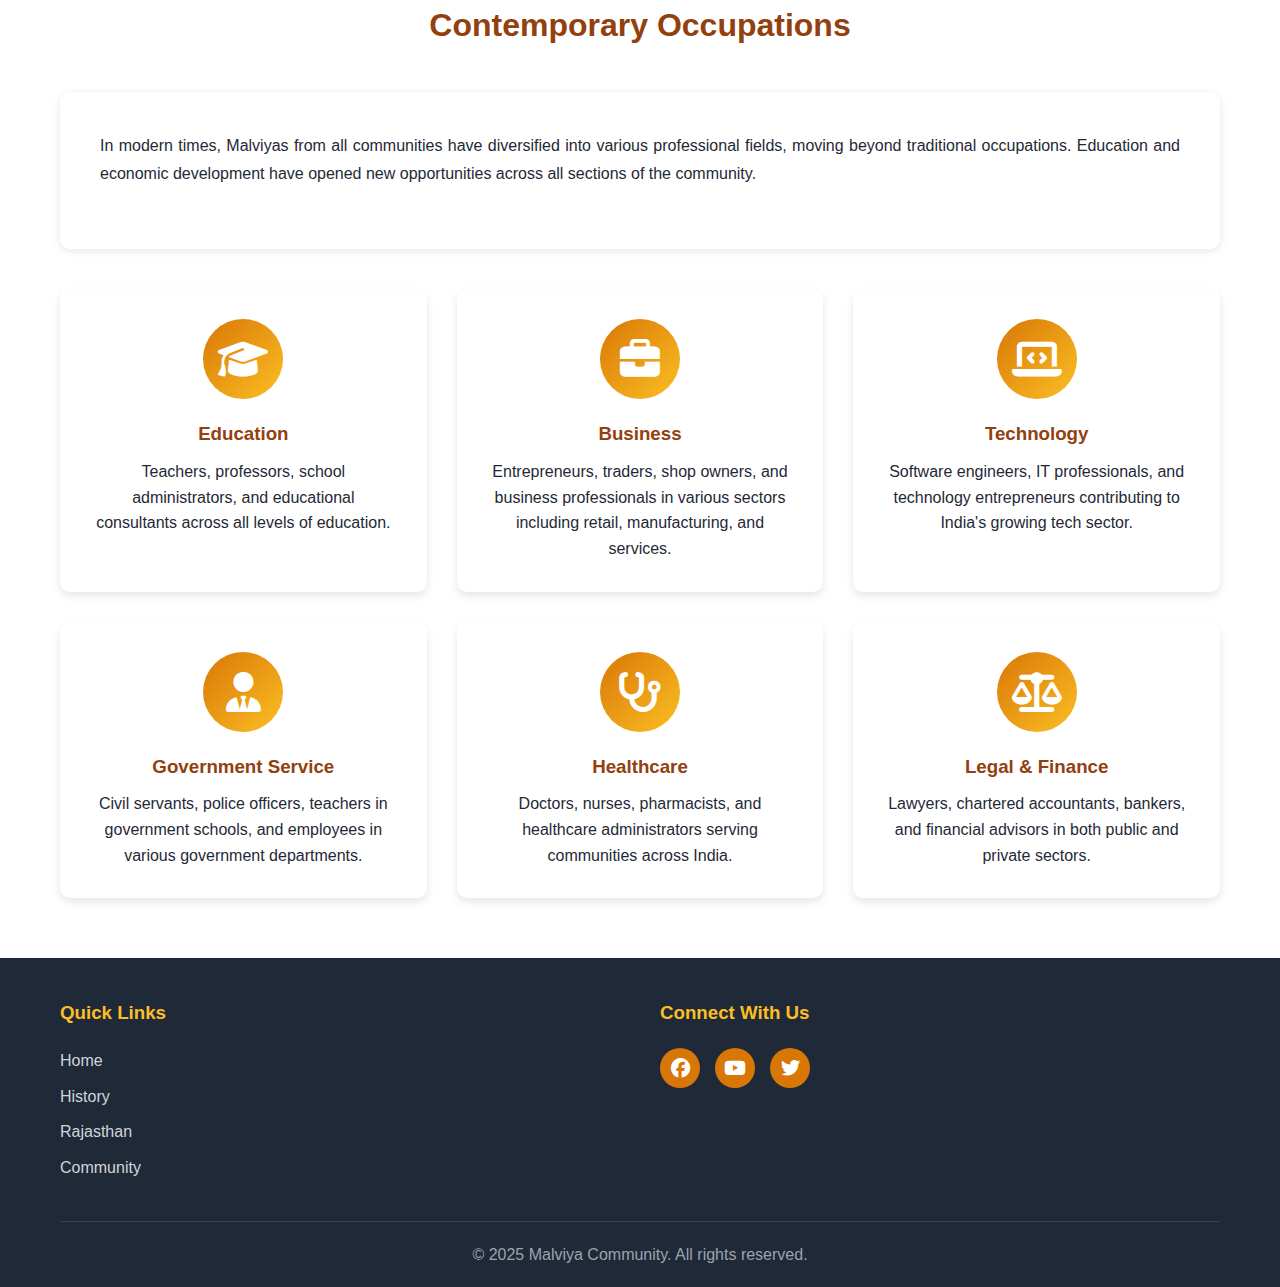
<file: occupations.html>
<!DOCTYPE html>
<html lang="en">
<head>
    <meta charset="UTF-8">
    <meta name="viewport" content="width=device-width, initial-scale=1.0">
    <meta name="description" content="Discover traditional and contemporary occupations of Malviya community members across different subgroups and regions of India.">
    <meta name="keywords" content="Malviya occupations, traditional roles, modern careers, community professions">

    <!-- Open Graph / Social Media Meta Tags -->
    <meta property="og:type" content="website">
    <meta property="og:url" content="https://malviya.org/occupations.html">
    <meta property="og:title" content="Occupations & Social Status - Malviya Community">
    <meta property="og:description" content="Learn about traditional roles and contemporary careers of the Malviya community.">
    <meta property="og:image" content="https://malviya.org/images/og-image.jpg">

    <!-- Favicon -->
    <link rel="apple-touch-icon" sizes="180x180" href="/apple-touch-icon.png">
    <link rel="icon" type="image/png" sizes="32x32" href="/favicon-32x32.png">
    <link rel="icon" type="image/png" sizes="16x16" href="/favicon-16x16.png">
    <link rel="manifest" href="/site.webmanifest">
    <meta name="theme-color" content="#d97706">

    <title>Occupations & Social Status - Malviya Community</title>
    <link rel="stylesheet" href="css/style.css">
    <link rel="stylesheet" href="css/pages.css">
    <link rel="stylesheet" href="https://cdnjs.cloudflare.com/ajax/libs/font-awesome/6.4.0/css/all.min.css">
    <script async src="https://pagead2.googlesyndication.com/pagead/js/adsbygoogle.js?client=ca-pub-2874822616022461"
     crossorigin="anonymous"></script>
    <!-- Google tag (gtag.js) -->
    <script async src="https://www.googletagmanager.com/gtag/js?id=G-530CFD0CWT"></script>
    <script>
      window.dataLayer = window.dataLayer || [];
      function gtag(){dataLayer.push(arguments);}
      gtag('js', new Date());

      gtag('config', 'G-530CFD0CWT');
    </script>
</head>
<body>
    <!-- Language Toggle -->
    <div class="lang-toggle">
        <button id="langBtn" onclick="toggleLanguage()">
            <i class="fas fa-language"></i> <span id="langText">हिंदी</span>
        </button>
    </div>

    <!-- Header -->
    <header>
        <div class="container">
            <div class="logo">
                <h1 data-en="Malviya Community" data-hi="मालवीय समुदाय">Malviya Community</h1>
                <p class="tagline" data-en="Roots in Malwa, Living Traditions in Rajasthan" data-hi="मालवा में जड़ें, राजस्थान में जीवित परंपराएं">Roots in Malwa, Living Traditions in Rajasthan</p>
            </div>
        </div>
    </header>

    <!-- Navigation -->
    <nav id="mainNav">
        <div class="container">
            <button class="mobile-menu-toggle" onclick="toggleMobileMenu()">
                <i class="fas fa-bars"></i>
            </button>
            <ul class="nav-menu">
                <li><a href="index.html" data-en="Home" data-hi="होम">Home</a></li>
                <li><a href="history.html" data-en="History & Origins" data-hi="इतिहास और उत्पत्ति">History & Origins</a></li>
                <li><a href="rajasthan.html" data-en="Rajasthan Malviyas" data-hi="राजस्थान मालवीय">Rajasthan Malviyas</a></li>
                <li><a href="culture.html" data-en="Culture & Traditions" data-hi="संस्कृति और परंपराएं">Culture & Traditions</a></li>
                <li><a href="occupations.html" class="active" data-en="Occupations" data-hi="व्यवसाय">Occupations</a></li>
                <li><a href="community.html" data-en="Community" data-hi="समुदाय">Community</a></li>
                <li><a href="gallery.html" data-en="Gallery" data-hi="गैलरी">Gallery</a></li>
                <li><a href="contact.html" data-en="Contact" data-hi="संपर्क">Contact</a></li>
            </ul>
        </div>
    </nav>

    <!-- Page Header -->
    <section class="page-header">
        <div class="container">
            <h1 data-en="Occupations & Social Status" data-hi="व्यवसाय और सामाजिक स्थिति">Occupations & Social Status</h1>
            <p data-en="Understanding traditional roles and contemporary contributions" data-hi="पारंपरिक भूमिकाओं और समकालीन योगदान को समझना">Understanding traditional roles and contemporary contributions</p>
        </div>
    </section>

    <!-- Brahmin Malviyas -->
    <section class="content-section">
        <div class="container">
            <div class="content-card">
                <h2><i class="fas fa-book-reader"></i> <span data-en="Brahmin Malviyas" data-hi="ब्राह्मण मालवीय">Brahmin Malviyas</span></h2>
                <p data-en="Malviya Brahmins belong to the Gaud (Gaur) Brahmin community, one of the five major Brahmin groups (Panch Gauda) of northern India. Historically, they have held important roles in society as priests, scholars, and educators." 
                   data-hi="मालवीय ब्राह्मण गौड़ (गौर) ब्राह्मण समुदाय से संबंधित हैं, जो उत्तरी भारत के पांच प्रमुख ब्राह्मण समूहों (पंच गौड़) में से एक है। ऐतिहासिक रूप से, उन्होंने पुजारियों, विद्वानों और शिक्षकों के रूप में समाज में महत्वपूर्ण भूमिकाएं निभाई हैं।">
                    Malviya Brahmins belong to the Gaud (Gaur) Brahmin community, one of the five major Brahmin groups (Panch Gauda) of northern India. Historically, they have held important roles in society as priests, scholars, and educators.
                </p>
                
                <div class="info-box">
                    <h3 data-en="Traditional Occupations:" data-hi="पारंपरिक व्यवसाय:">Traditional Occupations:</h3>
                    <ul>
                        <li data-en="Priesthood and religious ceremonies" data-hi="पुरोहिती और धार्मिक समारोह">Priesthood and religious ceremonies</li>
                        <li data-en="Vedic scholarship and Sanskrit learning" data-hi="वैदिक छात्रवृत्ति और संस्कृत सीखना">Vedic scholarship and Sanskrit learning</li>
                        <li data-en="Teaching and education" data-hi="शिक्षण और शिक्षा">Teaching and education</li>
                        <li data-en="Astrology and religious counseling" data-hi="ज्योतिष और धार्मिक परामर्श">Astrology and religious counseling</li>
                        <li data-en="Administrative and advisory roles in kingdoms" data-hi="राज्यों में प्रशासनिक और सलाहकार भूमिकाएं">Administrative and advisory roles in kingdoms</li>
                    </ul>
                </div>
                
                <h3 data-en="Social Status" data-hi="सामाजिक स्थिति">Social Status</h3>
                <p data-en="Gaud Malviyas are classified as an upper-caste community within the traditional Hindu social hierarchy. They are considered part of the General category in most states, though some regions may classify them under Other Backward Classes (OBC) depending on local census classifications." 
                   data-hi="गौड़ मालवीय पारंपरिक हिंदू सामाजिक पदानुक्रम के भीतर एक उच्च-जाति समुदाय के रूप में वर्गीकृत हैं। उन्हें अधिकांश राज्यों में सामान्य श्रेणी का हिस्सा माना जाता है, हालांकि कुछ क्षेत्र स्थानीय जनगणना वर्गीकरण के आधार पर उन्हें अन्य पिछड़ा वर्ग (ओबीसी) के तहत वर्गीकृत कर सकते हैं।">
                    Gaud Malviyas are classified as an upper-caste community within the traditional Hindu social hierarchy. They are considered part of the General category in most states, though some regions may classify them under Other Backward Classes (OBC) depending on local census classifications.
                </p>
                
                <div class="citation">
                    <i class="fas fa-quote-left"></i>
                    <span data-en="Source: Grokipedia - Malviya families typically upheld priestly duties and are considered upper caste" data-hi="स्रोत: ग्रोकिपीडिया - मालवीय परिवारों ने आमतौर पर पुरोहिती कर्तव्यों को बनाए रखा और उच्च जाति माना जाता है">Source: Grokipedia - Malviya families typically upheld priestly duties and are considered upper caste</span>
                </div>
            </div>
        </div>
    </section>

    <!-- Other Communities -->
    <section class="content-section bg-light">
        <div class="container">
            <h2 data-en="Other Malviya Communities" data-hi="अन्य मालवीय समुदाय">Other Malviya Communities</h2>
            
            <div class="content-card">
                <h3><i class="fas fa-tractor"></i> <span data-en="Jat Malviyas" data-hi="जाट मालवीय">Jat Malviyas</span></h3>
                <p data-en="Jat Malviyas are primarily an agricultural community. They are classified as Kshatriya (warrior/landowning caste) in the traditional varna system and are typically categorized as OBC in modern administrative classifications." 
                   data-hi="जाट मालवीय मुख्य रूप से एक कृषि समुदाय हैं। उन्हें पारंपरिक वर्ण प्रणाली में क्षत्रिय (योद्धा/भूस्वामी जाति) के रूप में वर्गीकृत किया गया है और आमतौर पर आधुनिक प्रशासनिक वर्गीकरण में ओबीसी के रूप में वर्गीकृत किया जाता है।">
                    Jat Malviyas are primarily an agricultural community. They are classified as Kshatriya (warrior/landowning caste) in the traditional varna system and are typically categorized as OBC in modern administrative classifications.
                </p>
                
                <div class="info-box">
                    <h4 data-en="Traditional Occupations:" data-hi="पारंपरिक व्यवसाय:">Traditional Occupations:</h4>
                    <ul>
                        <li data-en="Agriculture and farming" data-hi="कृषि और खेती">Agriculture and farming</li>
                        <li data-en="Land ownership and management" data-hi="भूमि स्वामित्व और प्रबंधन">Land ownership and management</li>
                        <li data-en="Animal husbandry" data-hi="पशुपालन">Animal husbandry</li>
                        <li data-en="Village leadership roles" data-hi="गांव नेतृत्व भूमिकाएं">Village leadership roles</li>
                    </ul>
                </div>
            </div>

            <div class="content-card">
                <h3><i class="fas fa-cut"></i> <span data-en="Nai/Napit Malviyas" data-hi="नाई/नापित मालवीय">Nai/Napit Malviyas</span></h3>
                <p data-en="The Nai or Napit (barber) community with the Malviya surname are traditional service providers. Historically, they have been viewed as a lower caste due to their occupation, though they play important ceremonial roles in community life." 
                   data-hi="मालवीय उपनाम वाले नाई या नापित (नाई) समुदाय पारंपरिक सेवा प्रदाता हैं। ऐतिहासिक रूप से, उन्हें उनके व्यवसाय के कारण निम्न जाति के रूप में देखा गया है, हालांकि वे सामुदायिक जीवन में महत्वपूर्ण औपचारिक भूमिकाएं निभाते हैं।">
                    The Nai or Napit (barber) community with the Malviya surname are traditional service providers. Historically, they have been viewed as a lower caste due to their occupation, though they play important ceremonial roles in community life.
                </p>
                
                <div class="citation">
                    <i class="fas fa-quote-left"></i>
                    <span data-en="Source: Nai are barbers, viewed as low caste due to occupation" data-hi="स्रोत: नाई नाई हैं, व्यवसाय के कारण निम्न जाति के रूप में देखे जाते हैं">Source: Nai are barbers, viewed as low caste due to occupation</span>
                </div>
                
                <div class="info-box">
                    <h4 data-en="Traditional Occupations:" data-hi="पारंपरिक व्यवसाय:">Traditional Occupations:</h4>
                    <ul>
                        <li data-en="Hair cutting and grooming services" data-hi="बाल काटने और सौंदर्य सेवाएं">Hair cutting and grooming services</li>
                        <li data-en="Ceremonial roles in weddings and births" data-hi="शादियों और जन्मों में औपचारिक भूमिकाएं">Ceremonial roles in weddings and births</li>
                        <li data-en="Messengers for family events" data-hi="पारिवारिक कार्यक्रमों के लिए संदेशवाहक">Messengers for family events</li>
                        <li data-en="Traditional healing practices" data-hi="पारंपरिक उपचार प्रथाएं">Traditional healing practices</li>
                    </ul>
                </div>
            </div>

            <div class="content-card">
                <h3><i class="fas fa-tools"></i> <span data-en="Artisan Communities" data-hi="कारीगर समुदाय">Artisan Communities</span></h3>
                <p data-en="Malviya Balai and other artisan communities are classified as Scheduled Castes. They have traditionally been involved in various craft and artisan work, and maintain strong community organizations for social and economic advancement." 
                   data-hi="मालवीय बलाई और अन्य कारीगर समुदायों को अनुसूचित जाति के रूप में वर्गीकृत किया गया है। वे पारंपरिक रूप से विभिन्न शिल्प और कारीगर कार्यों में शामिल रहे हैं, और सामाजिक और आर्थिक उन्नति के लिए मजबूत सामुदायिक संगठनों को बनाए रखते हैं।">
                    Malviya Balai and other artisan communities are classified as Scheduled Castes. They have traditionally been involved in various craft and artisan work, and maintain strong community organizations for social and economic advancement.
                </p>
                
                <div class="info-box">
                    <h4 data-en="Traditional Occupations:" data-hi="पारंपरिक व्यवसाय:">Traditional Occupations:</h4>
                    <ul>
                        <li data-en="Weaving and textile work" data-hi="बुनाई और कपड़ा कार्य">Weaving and textile work</li>
                        <li data-en="Carpentry and woodwork" data-hi="बढ़ईगीरी और लकड़ी का काम">Carpentry and woodwork</li>
                        <li data-en="Various artisan crafts" data-hi="विभिन्न कारीगर शिल्प">Various artisan crafts</li>
                        <li data-en="Agricultural labor" data-hi="कृषि श्रम">Agricultural labor</li>
                    </ul>
                </div>
            </div>
        </div>
    </section>

    <!-- Contemporary Occupations -->
    <section class="content-section">
        <div class="container">
            <h2 data-en="Contemporary Occupations" data-hi="समकालीन व्यवसाय">Contemporary Occupations</h2>
            
            <div class="content-card">
                <p data-en="In modern times, Malviyas from all communities have diversified into various professional fields, moving beyond traditional occupations. Education and economic development have opened new opportunities across all sections of the community." 
                   data-hi="आधुनिक समय में, सभी समुदायों के मालवीय विभिन्न पेशेवर क्षेत्रों में विविधता लाए हैं, पारंपरिक व्यवसायों से आगे बढ़ रहे हैं। शिक्षा और आर्थिक विकास ने समुदाय के सभी वर्गों में नए अवसर खोले हैं।">
                    In modern times, Malviyas from all communities have diversified into various professional fields, moving beyond traditional occupations. Education and economic development have opened new opportunities across all sections of the community.
                </p>
            </div>
            
            <div class="notable-grid">
                <div class="notable-card">
                    <div class="notable-icon">
                        <i class="fas fa-graduation-cap"></i>
                    </div>
                    <h3 data-en="Education" data-hi="शिक्षा">Education</h3>
                    <p data-en="Teachers, professors, school administrators, and educational consultants across all levels of education." 
                       data-hi="शिक्षा के सभी स्तरों पर शिक्षक, प्रोफेसर, स्कूल प्रशासक और शैक्षिक सलाहकार।">
                        Teachers, professors, school administrators, and educational consultants across all levels of education.
                    </p>
                </div>

                <div class="notable-card">
                    <div class="notable-icon">
                        <i class="fas fa-briefcase"></i>
                    </div>
                    <h3 data-en="Business" data-hi="व्यवसाय">Business</h3>
                    <p data-en="Entrepreneurs, traders, shop owners, and business professionals in various sectors including retail, manufacturing, and services." 
                       data-hi="खुदरा, विनिर्माण और सेवाओं सहित विभिन्न क्षेत्रों में उद्यमी, व्यापारी, दुकान मालिक और व्यापार पेशेवर।">
                        Entrepreneurs, traders, shop owners, and business professionals in various sectors including retail, manufacturing, and services.
                    </p>
                </div>

                <div class="notable-card">
                    <div class="notable-icon">
                        <i class="fas fa-laptop-code"></i>
                    </div>
                    <h3 data-en="Technology" data-hi="प्रौद्योगिकी">Technology</h3>
                    <p data-en="Software engineers, IT professionals, and technology entrepreneurs contributing to India's growing tech sector." 
                       data-hi="सॉफ्टवेयर इंजीनियर, आईटी पेशेवर और प्रौद्योगिकी उद्यमी भारत के बढ़ते तकनीकी क्षेत्र में योगदान दे रहे हैं।">
                        Software engineers, IT professionals, and technology entrepreneurs contributing to India's growing tech sector.
                    </p>
                </div>

                <div class="notable-card">
                    <div class="notable-icon">
                        <i class="fas fa-user-tie"></i>
                    </div>
                    <h3 data-en="Government Service" data-hi="सरकारी सेवा">Government Service</h3>
                    <p data-en="Civil servants, police officers, teachers in government schools, and employees in various government departments." 
                       data-hi="सिविल सेवक, पुलिस अधिकारी, सरकारी स्कूलों में शिक्षक और विभिन्न सरकारी विभागों में कर्मचारी।">
                        Civil servants, police officers, teachers in government schools, and employees in various government departments.
                    </p>
                </div>

                <div class="notable-card">
                    <div class="notable-icon">
                        <i class="fas fa-stethoscope"></i>
                    </div>
                    <h3 data-en="Healthcare" data-hi="स्वास्थ्य सेवा">Healthcare</h3>
                    <p data-en="Doctors, nurses, pharmacists, and healthcare administrators serving communities across India." 
                       data-hi="डॉक्टर, नर्स, फार्मासिस्ट और स्वास्थ्य सेवा प्रशासक पूरे भारत में समुदायों की सेवा कर रहे हैं।">
                        Doctors, nurses, pharmacists, and healthcare administrators serving communities across India.
                    </p>
                </div>

                <div class="notable-card">
                    <div class="notable-icon">
                        <i class="fas fa-balance-scale"></i>
                    </div>
                    <h3 data-en="Legal & Finance" data-hi="कानूनी और वित्त">Legal & Finance</h3>
                    <p data-en="Lawyers, chartered accountants, bankers, and financial advisors in both public and private sectors." 
                       data-hi="सार्वजनिक और निजी दोनों क्षेत्रों में वकील, चार्टर्ड अकाउंटेंट, बैंकर और वित्तीय सलाहकार।">
                        Lawyers, chartered accountants, bankers, and financial advisors in both public and private sectors.
                    </p>
                </div>
            </div>
        </div>
    </section>

    <!-- Footer -->
    <footer>
        <div class="container">
            <div class="footer-content">
                <div class="footer-section">
                    <h3 data-en="Quick Links" data-hi="त्वरित लिंक">Quick Links</h3>
                    <ul>
                        <li><a href="index.html" data-en="Home" data-hi="होम">Home</a></li>
                        <li><a href="history.html" data-en="History" data-hi="इतिहास">History</a></li>
                        <li><a href="rajasthan.html" data-en="Rajasthan" data-hi="राजस्थान">Rajasthan</a></li>
                        <li><a href="community.html" data-en="Community" data-hi="समुदाय">Community</a></li>
                    </ul>
                </div>
                <div class="footer-section">
                    <h3 data-en="Connect With Us" data-hi="हमसे जुड़ें">Connect With Us</h3>
                    <div class="social-links">
                        <a href="#" aria-label="Facebook"><i class="fab fa-facebook"></i></a>
                        <a href="#" aria-label="YouTube"><i class="fab fa-youtube"></i></a>
                        <a href="#" aria-label="Twitter"><i class="fab fa-twitter"></i></a>
                    </div>
                </div>
            </div>
            <div class="footer-bottom">
                <p>&copy; 2025 Malviya Community. <span data-en="All rights reserved." data-hi="सर्वाधिकार सुरक्षित।">All rights reserved.</span></p>
            </div>
        </div>
    </footer>

    <script src="js/main.js"></script>
</body>
</html>
</file>
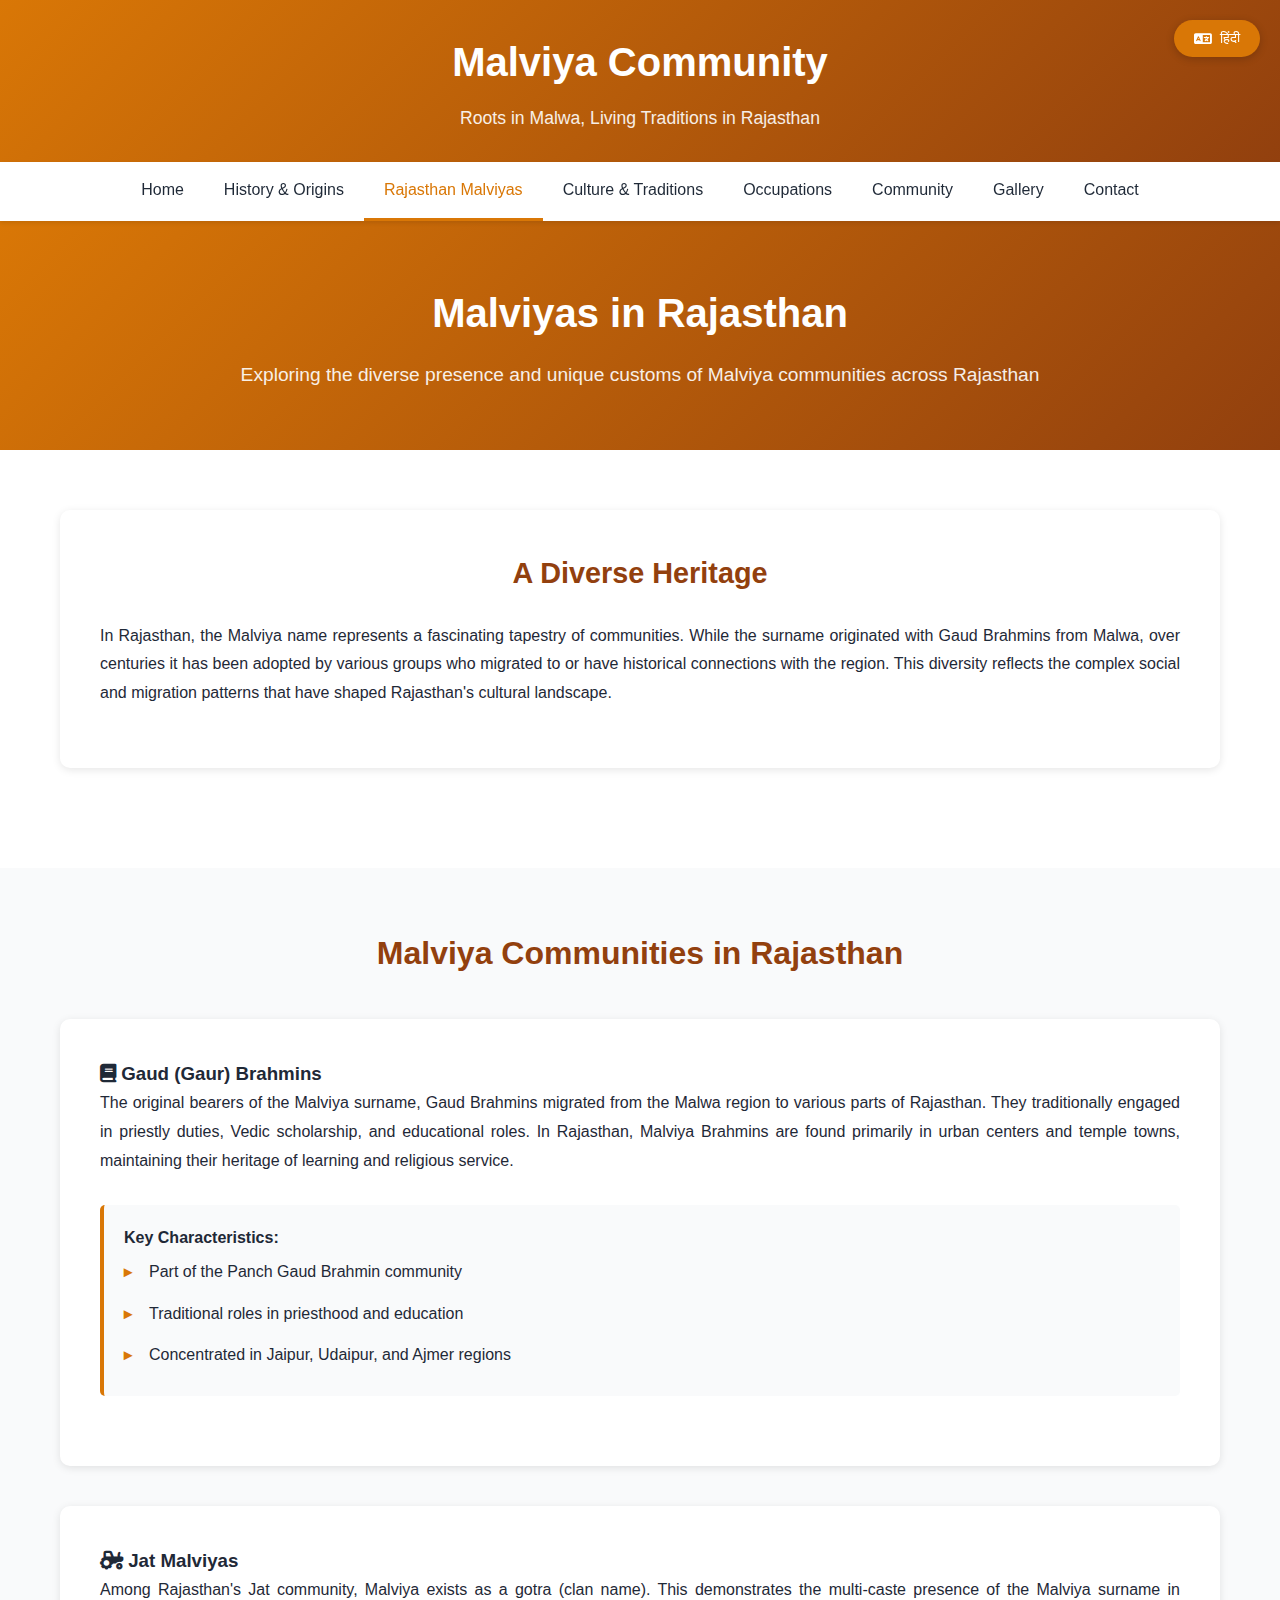
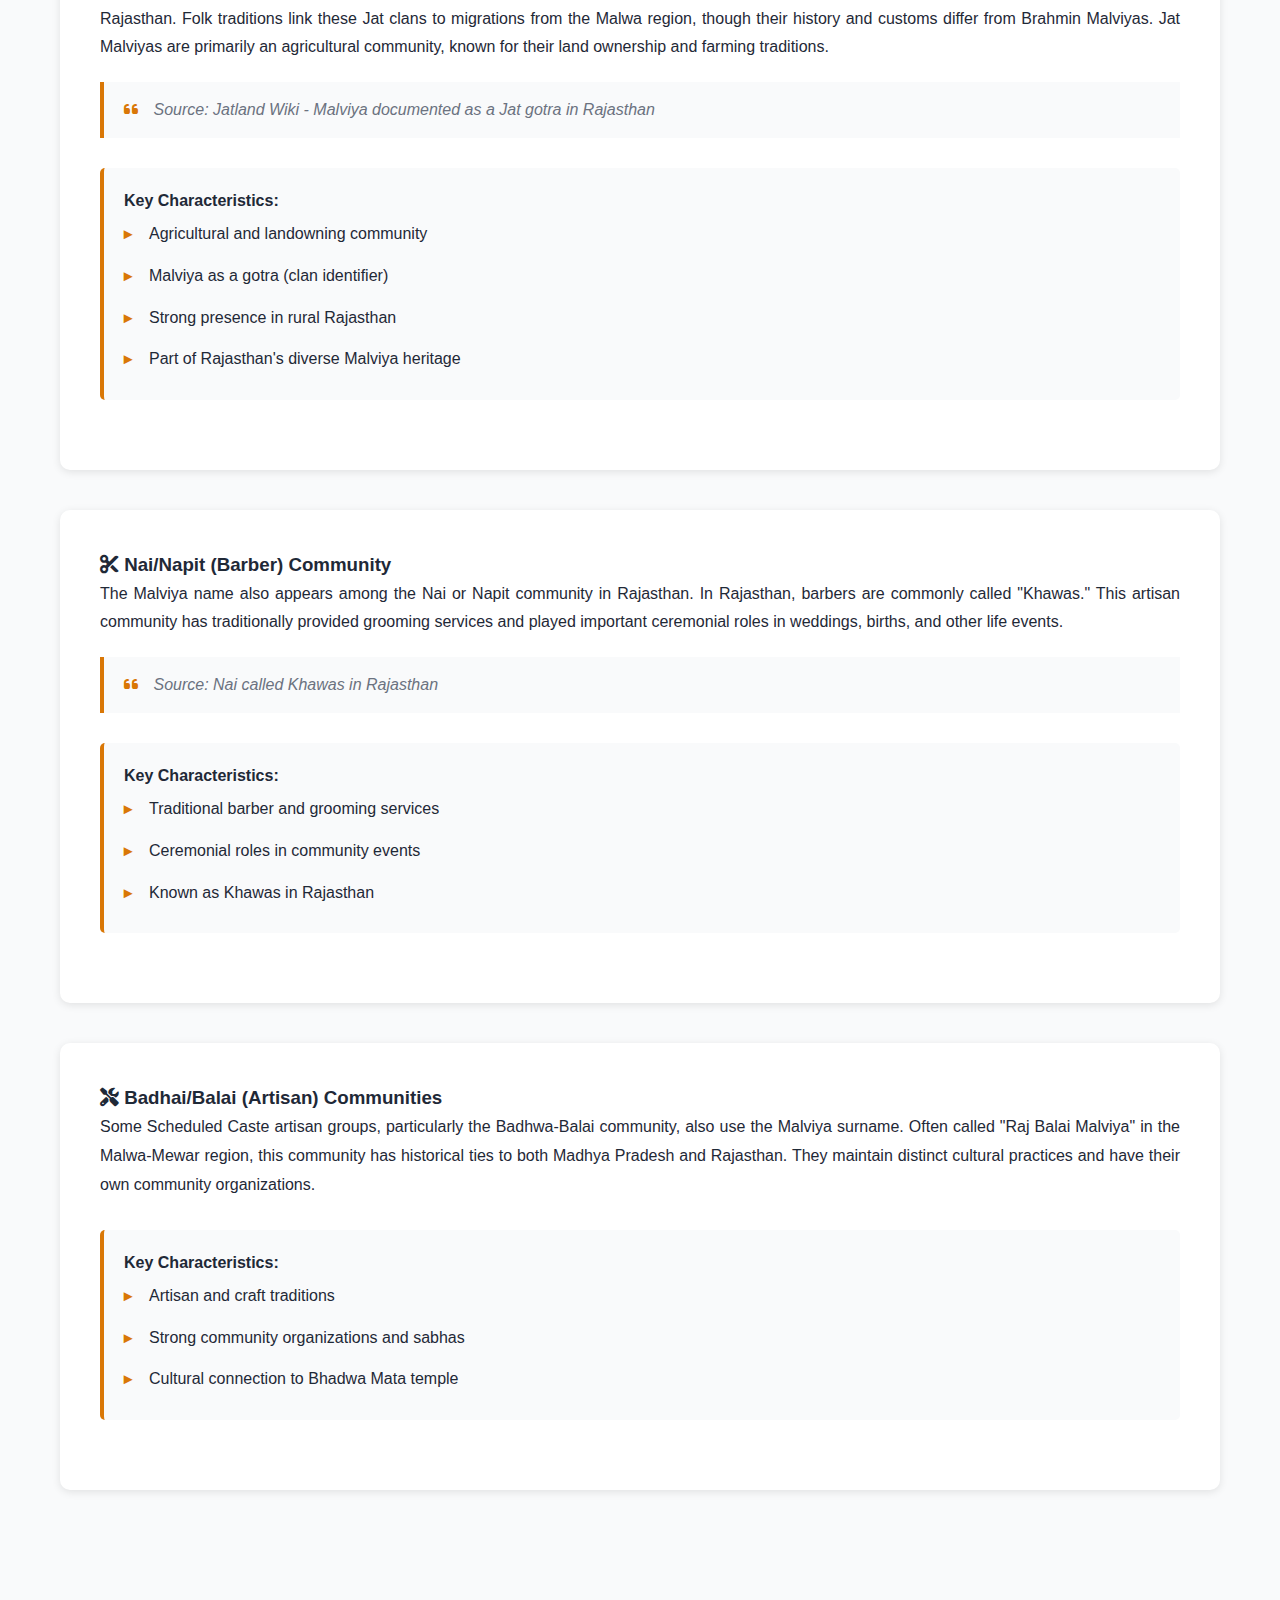
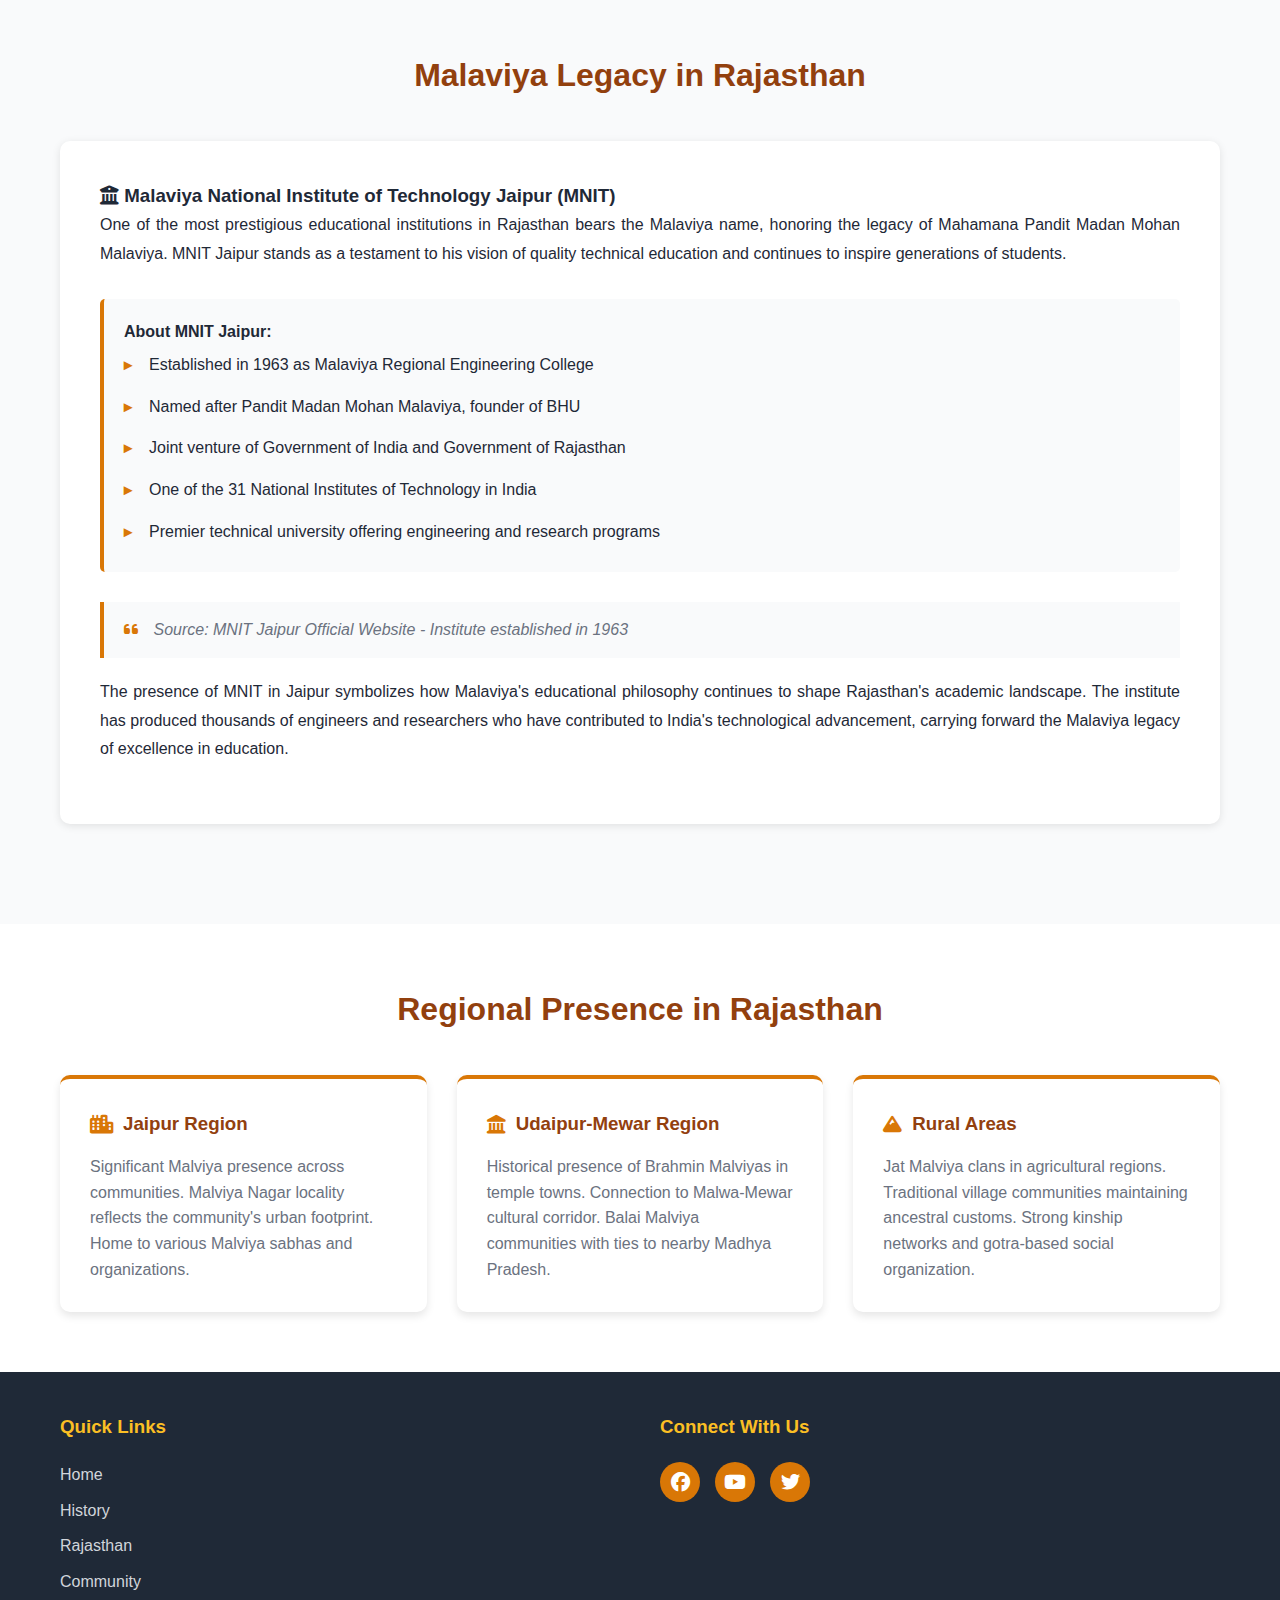
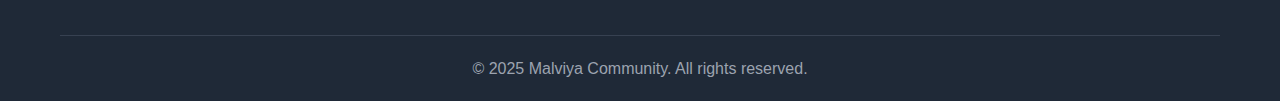
<file: rajasthan.html>
<!DOCTYPE html>
<html lang="en">
<head>
    <meta charset="UTF-8">
    <meta name="viewport" content="width=device-width, initial-scale=1.0">
    <meta name="description" content="Explore the diverse Malviya communities in Rajasthan including Gaud Brahmins, Jats, Nai/Napit, and Badhai/Balai groups with their unique traditions.">
    <meta name="keywords" content="Rajasthan Malviya, Jaipur Malviya, Gaud Brahmin Rajasthan, Malviya Jat, community Rajasthan">

    <!-- Open Graph / Social Media Meta Tags -->
    <meta property="og:type" content="website">
    <meta property="og:url" content="https://malviya.org/rajasthan.html">
    <meta property="og:title" content="Rajasthan Malviyas - Diverse Communities">
    <meta property="og:description" content="Discover the unique presence and customs of Malviya communities across Rajasthan.">
    <meta property="og:image" content="https://malviya.org/images/og-image.jpg">

    <!-- Favicon -->
    <link rel="apple-touch-icon" sizes="180x180" href="/apple-touch-icon.png">
    <link rel="icon" type="image/png" sizes="32x32" href="/favicon-32x32.png">
    <link rel="icon" type="image/png" sizes="16x16" href="/favicon-16x16.png">
    <link rel="manifest" href="/site.webmanifest">
    <meta name="theme-color" content="#d97706">

    <title>Rajasthan Malviyas - Malviya Community</title>
    <link rel="stylesheet" href="css/style.css">
    <link rel="stylesheet" href="css/pages.css">
    <link rel="stylesheet" href="https://cdnjs.cloudflare.com/ajax/libs/font-awesome/6.4.0/css/all.min.css">
    <script async src="https://pagead2.googlesyndication.com/pagead/js/adsbygoogle.js?client=ca-pub-2874822616022461"
     crossorigin="anonymous"></script>
    <!-- Google tag (gtag.js) -->
    <script async src="https://www.googletagmanager.com/gtag/js?id=G-530CFD0CWT"></script>
    <script>
      window.dataLayer = window.dataLayer || [];
      function gtag(){dataLayer.push(arguments);}
      gtag('js', new Date());

      gtag('config', 'G-530CFD0CWT');
    </script>
</head>
<body>
    <!-- Language Toggle -->
    <div class="lang-toggle">
        <button id="langBtn" onclick="toggleLanguage()">
            <i class="fas fa-language"></i> <span id="langText">हिंदी</span>
        </button>
    </div>

    <!-- Header -->
    <header>
        <div class="container">
            <div class="logo">
                <h1 data-en="Malviya Community" data-hi="मालवीय समुदाय">Malviya Community</h1>
                <p class="tagline" data-en="Roots in Malwa, Living Traditions in Rajasthan" data-hi="मालवा में जड़ें, राजस्थान में जीवित परंपराएं">Roots in Malwa, Living Traditions in Rajasthan</p>
            </div>
        </div>
    </header>

    <!-- Navigation -->
    <nav id="mainNav">
        <div class="container">
            <button class="mobile-menu-toggle" onclick="toggleMobileMenu()">
                <i class="fas fa-bars"></i>
            </button>
            <ul class="nav-menu">
                <li><a href="index.html" data-en="Home" data-hi="होम">Home</a></li>
                <li><a href="history.html" data-en="History & Origins" data-hi="इतिहास और उत्पत्ति">History & Origins</a></li>
                <li><a href="rajasthan.html" class="active" data-en="Rajasthan Malviyas" data-hi="राजस्थान मालवीय">Rajasthan Malviyas</a></li>
                <li><a href="culture.html" data-en="Culture & Traditions" data-hi="संस्कृति और परंपराएं">Culture & Traditions</a></li>
                <li><a href="occupations.html" data-en="Occupations" data-hi="व्यवसाय">Occupations</a></li>
                <li><a href="community.html" data-en="Community" data-hi="समुदाय">Community</a></li>
                <li><a href="gallery.html" data-en="Gallery" data-hi="गैलरी">Gallery</a></li>
                <li><a href="contact.html" data-en="Contact" data-hi="संपर्क">Contact</a></li>
            </ul>
        </div>
    </nav>

    <!-- Page Header -->
    <section class="page-header">
        <div class="container">
            <h1 data-en="Malviyas in Rajasthan" data-hi="राजस्थान में मालवीय">Malviyas in Rajasthan</h1>
            <p data-en="Exploring the diverse presence and unique customs of Malviya communities across Rajasthan" data-hi="राजस्थान में मालवीय समुदायों की विविध उपस्थिति और अनूठे रीति-रिवाजों की खोज">Exploring the diverse presence and unique customs of Malviya communities across Rajasthan</p>
        </div>
    </section>

    <!-- Introduction -->
    <section class="content-section">
        <div class="container">
            <div class="content-card">
                <h2 data-en="A Diverse Heritage" data-hi="एक विविध विरासत">A Diverse Heritage</h2>
                <p data-en="In Rajasthan, the Malviya name represents a fascinating tapestry of communities. While the surname originated with Gaud Brahmins from Malwa, over centuries it has been adopted by various groups who migrated to or have historical connections with the region. This diversity reflects the complex social and migration patterns that have shaped Rajasthan's cultural landscape." 
                   data-hi="राजस्थान में, मालवीय नाम समुदायों की एक आकर्षक टेपेस्ट्री का प्रतिनिधित्व करता है। जबकि उपनाम मालवा के गौड़ ब्राह्मणों के साथ उत्पन्न हुआ, सदियों से इसे विभिन्न समूहों द्वारा अपनाया गया है जो क्षेत्र में प्रवास कर चुके हैं या ऐतिहासिक संबंध रखते हैं। यह विविधता जटिल सामाजिक और प्रवास पैटर्न को दर्शाती है जिसने राजस्थान के सांस्कृतिक परिदृश्य को आकार दिया है।">
                    In Rajasthan, the Malviya name represents a fascinating tapestry of communities. While the surname originated with Gaud Brahmins from Malwa, over centuries it has been adopted by various groups who migrated to or have historical connections with the region. This diversity reflects the complex social and migration patterns that have shaped Rajasthan's cultural landscape.
                </p>
            </div>
        </div>
    </section>

    <!-- Ethnic Groups -->
    <section class="content-section bg-light">
        <div class="container">
            <h2 data-en="Malviya Communities in Rajasthan" data-hi="राजस्थान में मालवीय समुदाय">Malviya Communities in Rajasthan</h2>
            
            <div class="content-card">
                <h3><i class="fas fa-book"></i> <span data-en="Gaud (Gaur) Brahmins" data-hi="गौड़ (गौर) ब्राह्मण">Gaud (Gaur) Brahmins</span></h3>
                <p data-en="The original bearers of the Malviya surname, Gaud Brahmins migrated from the Malwa region to various parts of Rajasthan. They traditionally engaged in priestly duties, Vedic scholarship, and educational roles. In Rajasthan, Malviya Brahmins are found primarily in urban centers and temple towns, maintaining their heritage of learning and religious service." 
                   data-hi="मालवीय उपनाम के मूल वाहक, गौड़ ब्राह्मण मालवा क्षेत्र से राजस्थान के विभिन्न हिस्सों में चले गए। वे पारंपरिक रूप से पुरोहिती कर्तव्यों, वैदिक छात्रवृत्ति और शैक्षिक भूमिकाओं में लगे हुए थे। राजस्थान में, मालवीय ब्राह्मण मुख्य रूप से शहरी केंद्रों और मंदिर शहरों में पाए जाते हैं, जो सीखने और धार्मिक सेवा की अपनी विरासत को बनाए रखते हैं।">
                    The original bearers of the Malviya surname, Gaud Brahmins migrated from the Malwa region to various parts of Rajasthan. They traditionally engaged in priestly duties, Vedic scholarship, and educational roles. In Rajasthan, Malviya Brahmins are found primarily in urban centers and temple towns, maintaining their heritage of learning and religious service.
                </p>
                
                <div class="info-box">
                    <h4 data-en="Key Characteristics:" data-hi="मुख्य विशेषताएं:">Key Characteristics:</h4>
                    <ul>
                        <li data-en="Part of the Panch Gaud Brahmin community" data-hi="पंच गौड़ ब्राह्मण समुदाय का हिस्सा">Part of the Panch Gaud Brahmin community</li>
                        <li data-en="Traditional roles in priesthood and education" data-hi="पुरोहिती और शिक्षा में पारंपरिक भूमिकाएं">Traditional roles in priesthood and education</li>
                        <li data-en="Concentrated in Jaipur, Udaipur, and Ajmer regions" data-hi="जयपुर, उदयपुर और अजमेर क्षेत्रों में केंद्रित">Concentrated in Jaipur, Udaipur, and Ajmer regions</li>
                    </ul>
                </div>
            </div>

            <div class="content-card">
                <h3><i class="fas fa-tractor"></i> <span data-en="Jat Malviyas" data-hi="जाट मालवीय">Jat Malviyas</span></h3>
                <p data-en="Among Rajasthan's Jat community, Malviya exists as a gotra (clan name). This demonstrates the multi-caste presence of the Malviya surname in Rajasthan. Folk traditions link these Jat clans to migrations from the Malwa region, though their history and customs differ from Brahmin Malviyas. Jat Malviyas are primarily an agricultural community, known for their land ownership and farming traditions."
                   data-hi="राजस्थान के जाट समुदाय के बीच, मालवीय एक गोत्र (कुल नाम) के रूप में मौजूद है। यह राजस्थान में मालवीय उपनाम की बहु-जाति उपस्थिति को प्रदर्शित करता है। लोक परंपराएं इन जाट कुलों को मालवा क्षेत्र से प्रवास से जोड़ती हैं, हालांकि उनका इतिहास और रीति-रिवाज ब्राह्मण मालवीयों से भिन्न हैं। जाट मालवीय मुख्य रूप से एक कृषि समुदाय हैं, जो अपनी भूमि स्वामित्व और खेती परंपराओं के लिए जाने जाते हैं।">
                    Among Rajasthan's Jat community, Malviya exists as a gotra (clan name). This demonstrates the multi-caste presence of the Malviya surname in Rajasthan. Folk traditions link these Jat clans to migrations from the Malwa region, though their history and customs differ from Brahmin Malviyas. Jat Malviyas are primarily an agricultural community, known for their land ownership and farming traditions.
                </p>

                <div class="citation">
                    <i class="fas fa-quote-left"></i>
                    <span data-en="Source: Jatland Wiki - Malviya documented as a Jat gotra in Rajasthan" data-hi="स्रोत: जाटलैंड विकि - राजस्थान में जाट गोत्र के रूप में मालवीय प्रलेखित">Source: Jatland Wiki - Malviya documented as a Jat gotra in Rajasthan</span>
                </div>

                <div class="info-box">
                    <h4 data-en="Key Characteristics:" data-hi="मुख्य विशेषताएं:">Key Characteristics:</h4>
                    <ul>
                        <li data-en="Agricultural and landowning community" data-hi="कृषि और भूस्वामी समुदाय">Agricultural and landowning community</li>
                        <li data-en="Malviya as a gotra (clan identifier)" data-hi="गोत्र (कुल पहचानकर्ता) के रूप में मालवीय">Malviya as a gotra (clan identifier)</li>
                        <li data-en="Strong presence in rural Rajasthan" data-hi="ग्रामीण राजस्थान में मजबूत उपस्थिति">Strong presence in rural Rajasthan</li>
                        <li data-en="Part of Rajasthan's diverse Malviya heritage" data-hi="राजस्थान की विविध मालवीय विरासत का हिस्सा">Part of Rajasthan's diverse Malviya heritage</li>
                    </ul>
                </div>
            </div>

            <div class="content-card">
                <h3><i class="fas fa-cut"></i> <span data-en="Nai/Napit (Barber) Community" data-hi="नाई/नापित (नाई) समुदाय">Nai/Napit (Barber) Community</span></h3>
                <p data-en="The Malviya name also appears among the Nai or Napit community in Rajasthan. In Rajasthan, barbers are commonly called 'Khawas.' This artisan community has traditionally provided grooming services and played important ceremonial roles in weddings, births, and other life events." 
                   data-hi="मालवीय नाम राजस्थान में नाई या नापित समुदाय के बीच भी दिखाई देता है। राजस्थान में, नाइयों को आमतौर पर 'खवास' कहा जाता है। इस कारीगर समुदाय ने पारंपरिक रूप से सौंदर्य सेवाएं प्रदान की हैं और शादियों, जन्मों और अन्य जीवन घटनाओं में महत्वपूर्ण औपचारिक भूमिकाएं निभाई हैं।">
                    The Malviya name also appears among the Nai or Napit community in Rajasthan. In Rajasthan, barbers are commonly called "Khawas." This artisan community has traditionally provided grooming services and played important ceremonial roles in weddings, births, and other life events.
                </p>
                
                <div class="citation">
                    <i class="fas fa-quote-left"></i>
                    <span data-en="Source: Nai called Khawas in Rajasthan" data-hi="स्रोत: राजस्थान में नाई को खवास कहा जाता है">Source: Nai called Khawas in Rajasthan</span>
                </div>
                
                <div class="info-box">
                    <h4 data-en="Key Characteristics:" data-hi="मुख्य विशेषताएं:">Key Characteristics:</h4>
                    <ul>
                        <li data-en="Traditional barber and grooming services" data-hi="पारंपरिक नाई और सौंदर्य सेवाएं">Traditional barber and grooming services</li>
                        <li data-en="Ceremonial roles in community events" data-hi="सामुदायिक कार्यक्रमों में औपचारिक भूमिकाएं">Ceremonial roles in community events</li>
                        <li data-en="Known as Khawas in Rajasthan" data-hi="राजस्थान में खवास के रूप में जाना जाता है">Known as Khawas in Rajasthan</li>
                    </ul>
                </div>
            </div>

            <div class="content-card">
                <h3><i class="fas fa-tools"></i> <span data-en="Badhai/Balai (Artisan) Communities" data-hi="बढ़ई/बलाई (कारीगर) समुदाय">Badhai/Balai (Artisan) Communities</span></h3>
                <p data-en="Some Scheduled Caste artisan groups, particularly the Badhwa-Balai community, also use the Malviya surname. Often called 'Raj Balai Malviya' in the Malwa-Mewar region, this community has historical ties to both Madhya Pradesh and Rajasthan. They maintain distinct cultural practices and have their own community organizations." 
                   data-hi="कुछ अनुसूचित जाति कारीगर समूह, विशेष रूप से बढ़वा-बलाई समुदाय, भी मालवीय उपनाम का उपयोग करते हैं। मालवा-मेवाड़ क्षेत्र में अक्सर 'राज बलाई मालवीय' कहा जाता है, इस समुदाय के मध्य प्रदेश और राजस्थान दोनों से ऐतिहासिक संबंध हैं। वे विशिष्ट सांस्कृतिक प्रथाओं को बनाए रखते हैं और उनके अपने सामुदायिक संगठन हैं।">
                    Some Scheduled Caste artisan groups, particularly the Badhwa-Balai community, also use the Malviya surname. Often called "Raj Balai Malviya" in the Malwa-Mewar region, this community has historical ties to both Madhya Pradesh and Rajasthan. They maintain distinct cultural practices and have their own community organizations.
                </p>
                
                <div class="info-box">
                    <h4 data-en="Key Characteristics:" data-hi="मुख्य विशेषताएं:">Key Characteristics:</h4>
                    <ul>
                        <li data-en="Artisan and craft traditions" data-hi="कारीगर और शिल्प परंपराएं">Artisan and craft traditions</li>
                        <li data-en="Strong community organizations and sabhas" data-hi="मजबूत सामुदायिक संगठन और सभाएं">Strong community organizations and sabhas</li>
                        <li data-en="Cultural connection to Bhadwa Mata temple" data-hi="भदवा माता मंदिर से सांस्कृतिक संबंध">Cultural connection to Bhadwa Mata temple</li>
                    </ul>
                </div>
            </div>
        </div>
    </section>

    <!-- Malaviya Legacy in Rajasthan -->
    <section class="content-section bg-light">
        <div class="container">
            <h2 data-en="Malaviya Legacy in Rajasthan" data-hi="राजस्थान में मालवीय विरासत">Malaviya Legacy in Rajasthan</h2>

            <div class="content-card">
                <h3><i class="fas fa-university"></i> <span data-en="Malaviya National Institute of Technology Jaipur (MNIT)" data-hi="मालवीय राष्ट्रीय प्रौद्योगिकी संस्थान जयपुर (एमएनआईटी)">Malaviya National Institute of Technology Jaipur (MNIT)</span></h3>
                <p data-en="One of the most prestigious educational institutions in Rajasthan bears the Malaviya name, honoring the legacy of Mahamana Pandit Madan Mohan Malaviya. MNIT Jaipur stands as a testament to his vision of quality technical education and continues to inspire generations of students."
                   data-hi="राजस्थान के सबसे प्रतिष्ठित शैक्षणिक संस्थानों में से एक मालवीय नाम धारण करता है, जो महामना पंडित मदन मोहन मालवीय की विरासत का सम्मान करता है। एमएनआईटी जयपुर गुणवत्तापूर्ण तकनीकी शिक्षा के उनके दृष्टिकोण का प्रमाण है और छात्रों की पीढ़ियों को प्रेरित करता रहता है।">
                    One of the most prestigious educational institutions in Rajasthan bears the Malaviya name, honoring the legacy of Mahamana Pandit Madan Mohan Malaviya. MNIT Jaipur stands as a testament to his vision of quality technical education and continues to inspire generations of students.
                </p>

                <div class="info-box">
                    <h4 data-en="About MNIT Jaipur:" data-hi="एमएनआईटी जयपुर के बारे में:">About MNIT Jaipur:</h4>
                    <ul>
                        <li data-en="Established in 1963 as Malaviya Regional Engineering College" data-hi="1963 में मालवीय क्षेत्रीय इंजीनियरिंग कॉलेज के रूप में स्थापित">Established in 1963 as Malaviya Regional Engineering College</li>
                        <li data-en="Named after Pandit Madan Mohan Malaviya, founder of BHU" data-hi="बीएचयू के संस्थापक पंडित मदन मोहन मालवीय के नाम पर">Named after Pandit Madan Mohan Malaviya, founder of BHU</li>
                        <li data-en="Joint venture of Government of India and Government of Rajasthan" data-hi="भारत सरकार और राजस्थान सरकार का संयुक्त उद्यम">Joint venture of Government of India and Government of Rajasthan</li>
                        <li data-en="One of the 31 National Institutes of Technology in India" data-hi="भारत में 31 राष्ट्रीय प्रौद्योगिकी संस्थानों में से एक">One of the 31 National Institutes of Technology in India</li>
                        <li data-en="Premier technical university offering engineering and research programs" data-hi="इंजीनियरिंग और अनुसंधान कार्यक्रम प्रदान करने वाला प्रमुख तकनीकी विश्वविद्यालय">Premier technical university offering engineering and research programs</li>
                    </ul>
                </div>

                <div class="citation">
                    <i class="fas fa-quote-left"></i>
                    <span data-en="Source: MNIT Jaipur Official Website - Institute established in 1963" data-hi="स्रोत: एमएनआईटी जयपुर आधिकारिक वेबसाइट - संस्थान 1963 में स्थापित">Source: MNIT Jaipur Official Website - Institute established in 1963</span>
                </div>

                <p data-en="The presence of MNIT in Jaipur symbolizes how Malaviya's educational philosophy continues to shape Rajasthan's academic landscape. The institute has produced thousands of engineers and researchers who have contributed to India's technological advancement, carrying forward the Malaviya legacy of excellence in education."
                   data-hi="जयपुर में एमएनआईटी की उपस्थिति प्रतीक है कि कैसे मालवीय का शैक्षिक दर्शन राजस्थान के शैक्षणिक परिदृश्य को आकार देना जारी रखता है। संस्थान ने हजारों इंजीनियरों और शोधकर्ताओं का निर्माण किया है जिन्होंने भारत की तकनीकी उन्नति में योगदान दिया है, शिक्षा में उत्कृष्टता की मालवीय विरासत को आगे बढ़ाते हुए।">
                    The presence of MNIT in Jaipur symbolizes how Malaviya's educational philosophy continues to shape Rajasthan's academic landscape. The institute has produced thousands of engineers and researchers who have contributed to India's technological advancement, carrying forward the Malaviya legacy of excellence in education.
                </p>
            </div>
        </div>
    </section>

    <!-- Regional Presence -->
    <section class="content-section">
        <div class="container">
            <h2 data-en="Regional Presence in Rajasthan" data-hi="राजस्थान में क्षेत्रीय उपस्थिति">Regional Presence in Rajasthan</h2>
            
            <div class="distribution-grid">
                <div class="distribution-card">
                    <h3><i class="fas fa-city"></i> <span data-en="Jaipur Region" data-hi="जयपुर क्षेत्र">Jaipur Region</span></h3>
                    <p data-en="Significant Malviya presence across communities. Malviya Nagar locality reflects the community's urban footprint. Home to various Malviya sabhas and organizations." 
                       data-hi="समुदायों में महत्वपूर्ण मालवीय उपस्थिति। मालवीय नगर इलाका समुदाय के शहरी पदचिह्न को दर्शाता है। विभिन्न मालवीय सभाओं और संगठनों का घर।">
                        Significant Malviya presence across communities. Malviya Nagar locality reflects the community's urban footprint. Home to various Malviya sabhas and organizations.
                    </p>
                </div>
                
                <div class="distribution-card">
                    <h3><i class="fas fa-landmark"></i> <span data-en="Udaipur-Mewar Region" data-hi="उदयपुर-मेवाड़ क्षेत्र">Udaipur-Mewar Region</span></h3>
                    <p data-en="Historical presence of Brahmin Malviyas in temple towns. Connection to Malwa-Mewar cultural corridor. Balai Malviya communities with ties to nearby Madhya Pradesh." 
                       data-hi="मंदिर शहरों में ब्राह्मण मालवीयों की ऐतिहासिक उपस्थिति। मालवा-मेवाड़ सांस्कृतिक गलियारे से संबंध। पास के मध्य प्रदेश से संबंध वाले बलाई मालवीय समुदाय।">
                        Historical presence of Brahmin Malviyas in temple towns. Connection to Malwa-Mewar cultural corridor. Balai Malviya communities with ties to nearby Madhya Pradesh.
                    </p>
                </div>
                
                <div class="distribution-card">
                    <h3><i class="fas fa-mountain"></i> <span data-en="Rural Areas" data-hi="ग्रामीण क्षेत्र">Rural Areas</span></h3>
                    <p data-en="Jat Malviya clans in agricultural regions. Traditional village communities maintaining ancestral customs. Strong kinship networks and gotra-based social organization." 
                       data-hi="कृषि क्षेत्रों में जाट मालवीय कुल। पैतृक रीति-रिवाजों को बनाए रखने वाले पारंपरिक गांव समुदाय। मजबूत रिश्तेदारी नेटवर्क और गोत्र-आधारित सामाजिक संगठन।">
                        Jat Malviya clans in agricultural regions. Traditional village communities maintaining ancestral customs. Strong kinship networks and gotra-based social organization.
                    </p>
                </div>
            </div>
        </div>
    </section>

    <!-- Footer -->
    <footer>
        <div class="container">
            <div class="footer-content">
                <div class="footer-section">
                    <h3 data-en="Quick Links" data-hi="त्वरित लिंक">Quick Links</h3>
                    <ul>
                        <li><a href="index.html" data-en="Home" data-hi="होम">Home</a></li>
                        <li><a href="history.html" data-en="History" data-hi="इतिहास">History</a></li>
                        <li><a href="rajasthan.html" data-en="Rajasthan" data-hi="राजस्थान">Rajasthan</a></li>
                        <li><a href="community.html" data-en="Community" data-hi="समुदाय">Community</a></li>
                    </ul>
                </div>
                <div class="footer-section">
                    <h3 data-en="Connect With Us" data-hi="हमसे जुड़ें">Connect With Us</h3>
                    <div class="social-links">
                        <a href="#" aria-label="Facebook"><i class="fab fa-facebook"></i></a>
                        <a href="#" aria-label="YouTube"><i class="fab fa-youtube"></i></a>
                        <a href="#" aria-label="Twitter"><i class="fab fa-twitter"></i></a>
                    </div>
                </div>
            </div>
            <div class="footer-bottom">
                <p>&copy; 2025 Malviya Community. <span data-en="All rights reserved." data-hi="सर्वाधिकार सुरक्षित।">All rights reserved.</span></p>
            </div>
        </div>
    </footer>

    <script src="js/main.js"></script>
</body>
</html>
</file>
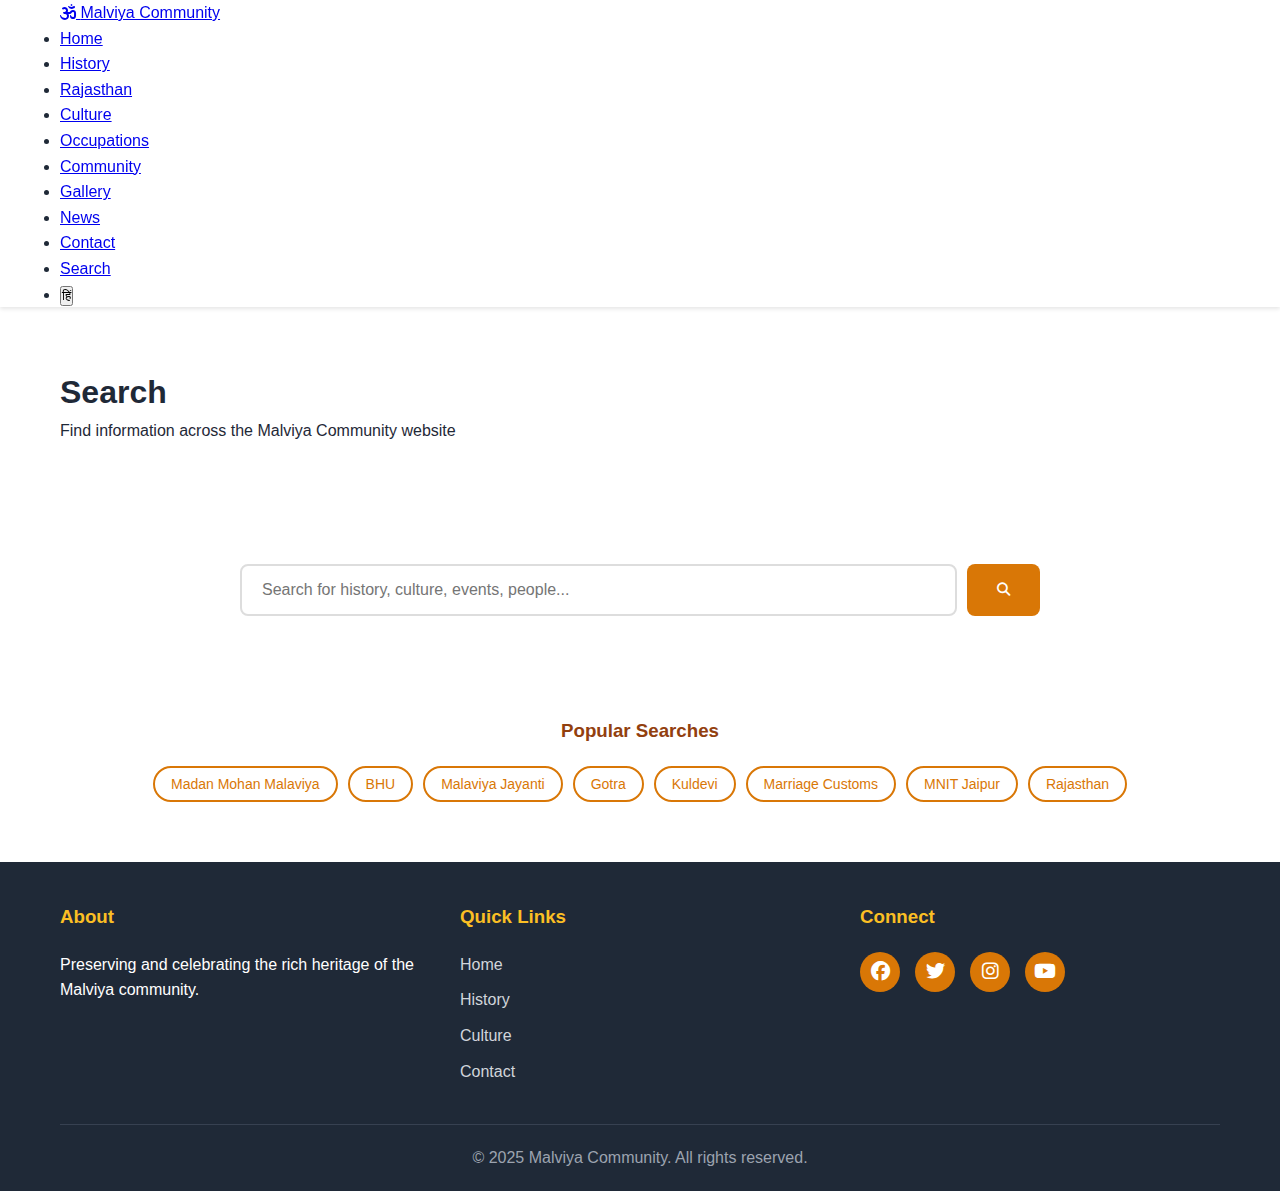
<file: search.html>
<!DOCTYPE html>
<html lang="en">
<head>
    <meta charset="UTF-8">
    <meta name="viewport" content="width=device-width, initial-scale=1.0">
    <title>Search - Malviya Community</title>
    <meta name="description" content="Search the Malviya Community website for information about history, culture, events, and more.">
    
    <!-- Favicon -->
    <link rel="icon" type="image/x-icon" href="assets/images/favicon.ico">
    
    <!-- Font Awesome -->
    <link rel="stylesheet" href="https://cdnjs.cloudflare.com/ajax/libs/font-awesome/6.4.0/css/all.min.css">
    
    <!-- Custom CSS -->
    <link rel="stylesheet" href="css/style.css">
    <style>
        /* Search-specific styles */
        .search-container {
            max-width: 800px;
            margin: 0 auto 40px;
        }

        .search-box-large {
            display: flex;
            gap: 10px;
            margin-bottom: 20px;
        }

        .search-box-large input {
            flex: 1;
            padding: 15px 20px;
            font-size: 16px;
            border: 2px solid #ddd;
            border-radius: 8px;
            transition: border-color 0.3s;
        }

        .search-box-large input:focus {
            outline: none;
            border-color: var(--primary-color);
        }

        .search-box-large button {
            padding: 15px 30px;
            background: var(--primary-color);
            color: white;
            border: none;
            border-radius: 8px;
            cursor: pointer;
            transition: background 0.3s;
        }

        .search-box-large button:hover {
            background: var(--secondary-color);
        }

        .search-stats {
            text-align: center;
            color: #666;
            margin-bottom: 30px;
        }

        .search-results {
            display: grid;
            gap: 20px;
        }

        .search-result-card {
            background: white;
            padding: 25px;
            border-radius: 8px;
            box-shadow: 0 2px 8px rgba(0,0,0,0.1);
            transition: transform 0.3s, box-shadow 0.3s;
        }

        .search-result-card:hover {
            transform: translateY(-2px);
            box-shadow: 0 4px 12px rgba(0,0,0,0.15);
        }

        .result-category {
            display: inline-block;
            padding: 4px 12px;
            background: var(--accent-color);
            color: var(--secondary-color);
            border-radius: 4px;
            font-size: 12px;
            font-weight: 600;
            margin-bottom: 10px;
        }

        .search-result-card h3 {
            margin: 10px 0;
            color: var(--secondary-color);
        }

        .search-result-card h3 a {
            color: inherit;
            text-decoration: none;
        }

        .search-result-card h3 a:hover {
            color: var(--primary-color);
        }

        .search-result-card p {
            color: #666;
            line-height: 1.6;
            margin-bottom: 15px;
        }

        .result-link {
            color: var(--primary-color);
            text-decoration: none;
            font-weight: 600;
            display: inline-flex;
            align-items: center;
            gap: 5px;
        }

        .result-link:hover {
            color: var(--secondary-color);
        }

        .no-results {
            text-align: center;
            padding: 60px 20px;
        }

        .no-results i {
            font-size: 64px;
            color: #ddd;
            margin-bottom: 20px;
        }

        .no-results h3 {
            color: var(--secondary-color);
            margin-bottom: 10px;
        }

        .no-results .quick-links {
            display: flex;
            gap: 15px;
            justify-content: center;
            flex-wrap: wrap;
            margin-top: 30px;
        }

        .popular-searches {
            margin-top: 60px;
            text-align: center;
        }

        .popular-searches h3 {
            color: var(--secondary-color);
            margin-bottom: 20px;
        }

        .search-tags {
            display: flex;
            gap: 10px;
            flex-wrap: wrap;
            justify-content: center;
        }

        .search-tag {
            padding: 8px 16px;
            background: white;
            border: 2px solid var(--primary-color);
            color: var(--primary-color);
            border-radius: 20px;
            cursor: pointer;
            transition: all 0.3s;
            font-size: 14px;
        }

        .search-tag:hover {
            background: var(--primary-color);
            color: white;
        }
    </style>
    
    <!-- Google Analytics -->
    <script async src="https://www.googletagmanager.com/gtag/js?id=G-530CFD0CWT"></script>
    <script>
        window.dataLayer = window.dataLayer || [];
        function gtag(){dataLayer.push(arguments);}
        gtag('js', new Date());
        gtag('config', 'G-530CFD0CWT');
    </script>
</head>
<body>
    <!-- Navigation -->
    <nav>
        <div class="container">
            <div class="nav-wrapper">
                <div class="logo">
                    <a href="index.html">
                        <i class="fas fa-om"></i>
                        <span data-en="Malviya Community" data-hi="मालवीय समुदाय">Malviya Community</span>
                    </a>
                </div>
                <button class="mobile-menu-toggle" aria-label="Toggle menu">
                    <i class="fas fa-bars"></i>
                </button>
                <ul class="nav-links">
                    <li><a href="index.html" data-en="Home" data-hi="होम">Home</a></li>
                    <li><a href="history.html" data-en="History" data-hi="इतिहास">History</a></li>
                    <li><a href="rajasthan.html" data-en="Rajasthan" data-hi="राजस्थान">Rajasthan</a></li>
                    <li><a href="culture.html" data-en="Culture" data-hi="संस्कृति">Culture</a></li>
                    <li><a href="occupations.html" data-en="Occupations" data-hi="व्यवसाय">Occupations</a></li>
                    <li><a href="community.html" data-en="Community" data-hi="समुदाय">Community</a></li>
                    <li><a href="gallery.html" data-en="Gallery" data-hi="गैलरी">Gallery</a></li>
                    <li><a href="news.html" data-en="News" data-hi="समाचार">News</a></li>
                    <li><a href="contact.html" data-en="Contact" data-hi="संपर्क">Contact</a></li>
                    <li><a href="search.html" class="active" data-en="Search" data-hi="खोजें">Search</a></li>
                    <li><button id="lang-toggle" class="lang-btn" aria-label="Toggle language">हिं</button></li>
                </ul>
            </div>
        </div>
    </nav>

    <!-- Hero Section -->
    <section class="hero-small">
        <div class="container">
            <h1 data-en="Search" data-hi="खोजें">Search</h1>
            <p data-en="Find information across the Malviya Community website" 
               data-hi="मालवीय समुदाय वेबसाइट पर जानकारी खोजें">
                Find information across the Malviya Community website
            </p>
        </div>
    </section>

    <!-- Search Section -->
    <section class="content-section">
        <div class="container">
            <div class="search-container">
                <div class="search-box-large">
                    <input type="text" id="searchInput" placeholder="Search for history, culture, events, people..." 
                           data-en-placeholder="Search for history, culture, events, people..."
                           data-hi-placeholder="इतिहास, संस्कृति, कार्यक्रम, लोगों के लिए खोजें...">
                    <button id="searchButton" aria-label="Search">
                        <i class="fas fa-search"></i>
                    </button>
                </div>
                
                <div id="searchStats" class="search-stats" style="display: none;">
                    <p><span id="resultCount">0</span> <span data-en="results found" data-hi="परिणाम मिले">results found</span></p>
                </div>
            </div>

            <!-- Search Results -->
            <div id="searchResults" class="search-results">
                <!-- Results will be inserted here by JavaScript -->
            </div>

            <!-- No Results Message -->
            <div id="noResults" class="no-results" style="display: none;">
                <i class="fas fa-search"></i>
                <h3 data-en="No results found" data-hi="कोई परिणाम नहीं मिला">No results found</h3>
                <p data-en="Try different keywords or browse our pages:" 
                   data-hi="विभिन्न कीवर्ड आज़माएं या हमारे पेज ब्राउज़ करें:">
                    Try different keywords or browse our pages:
                </p>
                <div class="quick-links">
                    <a href="history.html" class="btn-secondary">History</a>
                    <a href="culture.html" class="btn-secondary">Culture</a>
                    <a href="news.html" class="btn-secondary">News</a>
                    <a href="gallery.html" class="btn-secondary">Gallery</a>
                </div>
            </div>

            <!-- Popular Searches -->
            <div class="popular-searches">
                <h3 data-en="Popular Searches" data-hi="लोकप्रिय खोजें">Popular Searches</h3>
                <div class="search-tags">
                    <button class="search-tag" data-query="Madan Mohan Malaviya">Madan Mohan Malaviya</button>
                    <button class="search-tag" data-query="BHU">BHU</button>
                    <button class="search-tag" data-query="Malaviya Jayanti">Malaviya Jayanti</button>
                    <button class="search-tag" data-query="Gotra">Gotra</button>
                    <button class="search-tag" data-query="Kuldevi">Kuldevi</button>
                    <button class="search-tag" data-query="Marriage">Marriage Customs</button>
                    <button class="search-tag" data-query="MNIT Jaipur">MNIT Jaipur</button>
                    <button class="search-tag" data-query="Rajasthan">Rajasthan</button>
                </div>
            </div>
        </div>
    </section>

    <!-- Footer -->
    <footer>
        <div class="container">
            <div class="footer-content">
                <div class="footer-section">
                    <h3 data-en="About" data-hi="के बारे में">About</h3>
                    <p data-en="Preserving and celebrating the rich heritage of the Malviya community."
                       data-hi="मालवीय समुदाय की समृद्ध विरासत को संरक्षित और मनाना।">
                        Preserving and celebrating the rich heritage of the Malviya community.
                    </p>
                </div>
                <div class="footer-section">
                    <h3 data-en="Quick Links" data-hi="त्वरित लिंक">Quick Links</h3>
                    <ul>
                        <li><a href="index.html" data-en="Home" data-hi="होम">Home</a></li>
                        <li><a href="history.html" data-en="History" data-hi="इतिहास">History</a></li>
                        <li><a href="culture.html" data-en="Culture" data-hi="संस्कृति">Culture</a></li>
                        <li><a href="contact.html" data-en="Contact" data-hi="संपर्क">Contact</a></li>
                    </ul>
                </div>
                <div class="footer-section">
                    <h3 data-en="Connect" data-hi="जुड़ें">Connect</h3>
                    <div class="social-links">
                        <a href="#" aria-label="Facebook"><i class="fab fa-facebook"></i></a>
                        <a href="#" aria-label="Twitter"><i class="fab fa-twitter"></i></a>
                        <a href="#" aria-label="Instagram"><i class="fab fa-instagram"></i></a>
                        <a href="#" aria-label="YouTube"><i class="fab fa-youtube"></i></a>
                    </div>
                </div>
            </div>
            <div class="footer-bottom">
                <p>&copy; 2025 Malviya Community. <span data-en="All rights reserved." data-hi="सर्वाधिकार सुरक्षित।">All rights reserved.</span></p>
            </div>
        </div>
    </footer>

    <script src="js/main.js"></script>
    <script src="js/search.js"></script>
</body>
</html>
</file>
<file: css/pages.css>
/* Page-specific styles */

/* Page Header */
.page-header {
    background: linear-gradient(135deg, var(--primary-color), var(--secondary-color));
    color: white;
    padding: 60px 0;
    text-align: center;
}

.page-header h1 {
    font-size: 2.5rem;
    margin-bottom: 15px;
}

.page-header p {
    font-size: 1.2rem;
    opacity: 0.9;
}

/* Content Sections */
.content-section {
    padding: 60px 0;
}

.content-section.bg-light {
    background: var(--bg-light);
}

.content-card {
    background: var(--bg-white);
    padding: 40px;
    border-radius: 10px;
    box-shadow: 0 2px 8px rgba(0,0,0,0.1);
    margin-bottom: 40px;
}

.content-card h2 {
    color: var(--secondary-color);
    margin-bottom: 25px;
    font-size: 1.8rem;
}

.content-card p {
    line-height: 1.8;
    margin-bottom: 20px;
    text-align: justify;
}

/* Citations */
.citation {
    background: var(--bg-light);
    border-left: 4px solid var(--primary-color);
    padding: 15px 20px;
    margin: 20px 0;
    font-style: italic;
    color: var(--text-light);
}

.citation i {
    color: var(--primary-color);
    margin-right: 10px;
}

/* Timeline */
.timeline {
    position: relative;
    padding: 40px 0;
}

.timeline h2 {
    text-align: center;
    margin-bottom: 50px;
    color: var(--secondary-color);
}

.timeline::before {
    content: '';
    position: absolute;
    left: 50%;
    transform: translateX(-50%);
    width: 4px;
    height: 100%;
    background: var(--primary-color);
    top: 80px;
}

.timeline-item {
    position: relative;
    margin-bottom: 50px;
    display: flex;
    align-items: center;
}

.timeline-item:nth-child(odd) {
    flex-direction: row;
}

.timeline-item:nth-child(even) {
    flex-direction: row-reverse;
}

.timeline-marker {
    width: 20px;
    height: 20px;
    background: var(--primary-color);
    border: 4px solid white;
    border-radius: 50%;
    position: absolute;
    left: 50%;
    transform: translateX(-50%);
    z-index: 1;
    box-shadow: 0 0 0 4px var(--accent-color);
}

.timeline-content {
    width: 45%;
    background: var(--bg-white);
    padding: 25px;
    border-radius: 10px;
    box-shadow: 0 4px 8px rgba(0,0,0,0.1);
}

.timeline-content h3 {
    color: var(--primary-color);
    margin-bottom: 15px;
}

.timeline-content p {
    line-height: 1.6;
    text-align: justify;
}

/* Notable Figures */
.notable-grid {
    display: grid;
    grid-template-columns: repeat(auto-fit, minmax(300px, 1fr));
    gap: 30px;
}

.notable-card {
    background: var(--bg-white);
    padding: 30px;
    border-radius: 10px;
    box-shadow: 0 4px 8px rgba(0,0,0,0.1);
    text-align: center;
    transition: transform 0.3s ease;
}

.notable-card:hover {
    transform: translateY(-5px);
}

.notable-icon {
    width: 80px;
    height: 80px;
    background: linear-gradient(135deg, var(--primary-color), var(--accent-color));
    border-radius: 50%;
    display: flex;
    align-items: center;
    justify-content: center;
    margin: 0 auto 20px;
}

.notable-icon i {
    font-size: 2.5rem;
    color: white;
}

.notable-card h3 {
    color: var(--secondary-color);
    margin-bottom: 10px;
}

.notable-years {
    color: var(--primary-color);
    font-weight: bold;
    margin-bottom: 15px;
}

/* Distribution Grid */
.distribution-grid {
    display: grid;
    grid-template-columns: repeat(auto-fit, minmax(250px, 1fr));
    gap: 30px;
}

.distribution-card {
    background: var(--bg-white);
    padding: 30px;
    border-radius: 10px;
    box-shadow: 0 4px 8px rgba(0,0,0,0.1);
    border-top: 4px solid var(--primary-color);
}

.distribution-card h3 {
    color: var(--secondary-color);
    margin-bottom: 15px;
    display: flex;
    align-items: center;
    gap: 10px;
}

.distribution-card h3 i {
    color: var(--primary-color);
}

.distribution-card p {
    line-height: 1.6;
    color: var(--text-light);
}

/* Info Boxes */
.info-box {
    background: var(--bg-light);
    border-left: 4px solid var(--primary-color);
    padding: 20px;
    margin: 30px 0;
    border-radius: 5px;
}

.info-box h3 {
    color: var(--secondary-color);
    margin-bottom: 15px;
}

.info-box ul {
    list-style: none;
    padding-left: 0;
}

.info-box ul li {
    padding: 8px 0;
    padding-left: 25px;
    position: relative;
}

.info-box ul li::before {
    content: '▸';
    position: absolute;
    left: 0;
    color: var(--primary-color);
    font-weight: bold;
}

/* Gallery Styles */
.gallery-filters {
    display: flex;
    justify-content: center;
    gap: 15px;
    margin-bottom: 40px;
    flex-wrap: wrap;
}

.filter-btn {
    padding: 10px 25px;
    background: white;
    border: 2px solid var(--primary-color);
    color: var(--primary-color);
    border-radius: 25px;
    cursor: pointer;
    font-weight: 600;
    transition: all 0.3s ease;
}

.filter-btn:hover,
.filter-btn.active {
    background: var(--primary-color);
    color: white;
}

.gallery-grid {
    display: grid;
    grid-template-columns: repeat(auto-fill, minmax(300px, 1fr));
    gap: 25px;
    margin-bottom: 40px;
}

.gallery-item {
    border-radius: 10px;
    overflow: hidden;
    box-shadow: 0 4px 6px rgba(0, 0, 0, 0.1);
    transition: transform 0.3s ease;
}

.gallery-item:hover {
    transform: translateY(-5px);
}

.gallery-placeholder {
    background: linear-gradient(135deg, #f5f5f5 0%, #e0e0e0 100%);
    padding: 80px 20px;
    text-align: center;
    color: #666;
}

.gallery-placeholder i {
    font-size: 60px;
    margin-bottom: 15px;
    color: var(--primary-color);
}

.gallery-placeholder p {
    font-weight: 600;
    margin-bottom: 10px;
}

.gallery-placeholder span {
    font-size: 14px;
    color: #999;
}

.video-grid {
    display: grid;
    grid-template-columns: repeat(auto-fill, minmax(350px, 1fr));
    gap: 30px;
}

.video-item {
    border-radius: 10px;
    overflow: hidden;
    box-shadow: 0 4px 6px rgba(0, 0, 0, 0.1);
}

.video-placeholder {
    background: linear-gradient(135deg, #2c3e50 0%, #34495e 100%);
    padding: 100px 20px;
    text-align: center;
    color: white;
}

.video-placeholder i {
    font-size: 70px;
    margin-bottom: 15px;
    color: var(--accent-color);
}

/* Contact Page Styles */
.contact-wrapper {
    display: grid;
    grid-template-columns: 1fr 1fr;
    gap: 50px;
    margin-top: 30px;
}

.contact-form {
    display: flex;
    flex-direction: column;
    gap: 20px;
}

.form-group {
    display: flex;
    flex-direction: column;
}

.form-group label {
    font-weight: 600;
    margin-bottom: 8px;
    color: var(--secondary-color);
}

.form-group input,
.form-group select,
.form-group textarea {
    padding: 12px 15px;
    border: 2px solid #e0e0e0;
    border-radius: 8px;
    font-size: 16px;
    font-family: inherit;
    transition: border-color 0.3s ease;
}

.form-group input:focus,
.form-group select:focus,
.form-group textarea:focus {
    outline: none;
    border-color: var(--primary-color);
}

.btn-large {
    padding: 15px 40px;
    font-size: 18px;
}

.contact-info-card {
    background: white;
    padding: 25px;
    border-radius: 10px;
    box-shadow: 0 2px 8px rgba(0, 0, 0, 0.1);
    margin-bottom: 20px;
    text-align: center;
}

.contact-info-card i {
    font-size: 40px;
    color: var(--primary-color);
    margin-bottom: 15px;
}

.contact-info-card h3 {
    margin-bottom: 10px;
    color: var(--secondary-color);
}

.contact-info-card p {
    color: #666;
    margin: 5px 0;
}

.social-links-vertical {
    display: flex;
    flex-direction: column;
    gap: 10px;
    margin-top: 15px;
}

.social-links-vertical a {
    display: flex;
    align-items: center;
    gap: 10px;
    padding: 10px;
    background: #f5f5f5;
    border-radius: 8px;
    color: var(--secondary-color);
    text-decoration: none;
    transition: background 0.3s ease;
}

.social-links-vertical a:hover {
    background: var(--accent-color);
}

.benefits-grid {
    display: grid;
    grid-template-columns: repeat(auto-fit, minmax(200px, 1fr));
    gap: 30px;
    margin-top: 30px;
}

.benefit-item {
    text-align: center;
}

.benefit-item i {
    font-size: 50px;
    color: var(--primary-color);
    margin-bottom: 15px;
}

.benefit-item h4 {
    margin-bottom: 10px;
    color: var(--secondary-color);
}

.benefit-item p {
    color: #666;
    font-size: 14px;
}

/* Responsive Timeline */
@media (max-width: 768px) {
    .timeline::before {
        left: 20px;
    }

    .timeline-marker {
        left: 20px;
    }

    .timeline-item {
        flex-direction: row !important;
        padding-left: 60px;
    }

    .timeline-content {
        width: 100%;
    }

    .page-header h1 {
        font-size: 1.8rem;
    }

    .page-header p {
        font-size: 1rem;
    }

    .contact-wrapper {
        grid-template-columns: 1fr;
        gap: 40px;
    }

    .gallery-grid {
        grid-template-columns: 1fr;
    }

    .video-grid {
        grid-template-columns: 1fr;
    }

    .benefits-grid {
        grid-template-columns: 1fr;
    }

    .notable-grid,
    .distribution-grid {
        grid-template-columns: 1fr;
    }
}
</file>
<file: css/style.css>
/* Reset and Base Styles */
* {
    margin: 0;
    padding: 0;
    box-sizing: border-box;
}

:root {
    --primary-color: #d97706;
    --secondary-color: #92400e;
    --accent-color: #fbbf24;
    --text-dark: #1f2937;
    --text-light: #6b7280;
    --bg-light: #f9fafb;
    --bg-white: #ffffff;
    --border-color: #e5e7eb;
}

body {
    font-family: 'Segoe UI', Tahoma, Geneva, Verdana, sans-serif;
    line-height: 1.6;
    color: var(--text-dark);
    background-color: var(--bg-white);
}

.container {
    max-width: 1200px;
    margin: 0 auto;
    padding: 0 20px;
}

/* Language Toggle */
.lang-toggle {
    position: fixed;
    top: 20px;
    right: 20px;
    z-index: 1000;
}

.lang-toggle button {
    background: var(--primary-color);
    color: white;
    border: none;
    padding: 10px 20px;
    border-radius: 25px;
    cursor: pointer;
    font-size: 14px;
    display: flex;
    align-items: center;
    gap: 8px;
    box-shadow: 0 2px 8px rgba(0,0,0,0.2);
    transition: all 0.3s ease;
}

.lang-toggle button:hover {
    background: var(--secondary-color);
    transform: translateY(-2px);
    box-shadow: 0 4px 12px rgba(0,0,0,0.3);
}

/* Header */
header {
    background: linear-gradient(135deg, var(--primary-color), var(--secondary-color));
    color: white;
    padding: 30px 0;
    text-align: center;
}

header h1 {
    font-size: 2.5rem;
    margin-bottom: 10px;
}

header .tagline {
    font-size: 1.1rem;
    opacity: 0.9;
}

/* Navigation */
nav {
    background: var(--bg-white);
    box-shadow: 0 2px 4px rgba(0,0,0,0.1);
    position: sticky;
    top: 0;
    z-index: 100;
}

.nav-menu {
    list-style: none;
    display: flex;
    justify-content: center;
    flex-wrap: wrap;
    padding: 0;
}

.nav-menu li {
    margin: 0;
}

.nav-menu a {
    display: block;
    padding: 15px 20px;
    color: var(--text-dark);
    text-decoration: none;
    transition: all 0.3s ease;
    border-bottom: 3px solid transparent;
}

.nav-menu a:hover,
.nav-menu a.active {
    color: var(--primary-color);
    border-bottom-color: var(--primary-color);
}

.mobile-menu-toggle {
    display: none;
    background: none;
    border: none;
    font-size: 1.5rem;
    cursor: pointer;
    padding: 15px;
    color: var(--text-dark);
}

/* Hero Section */
.hero {
    background: linear-gradient(rgba(0,0,0,0.3), rgba(0,0,0,0.3)), 
                url('data:image/svg+xml,<svg xmlns="http://www.w3.org/2000/svg" viewBox="0 0 1200 600"><rect fill="%23d97706" width="1200" height="600"/><path fill="%23fbbf24" opacity="0.3" d="M0,300 Q300,200 600,300 T1200,300 L1200,600 L0,600 Z"/></svg>');
    background-size: cover;
    background-position: center;
    color: white;
    padding: 100px 0;
    text-align: center;
}

.hero-content h2 {
    font-size: 2.5rem;
    margin-bottom: 20px;
    text-shadow: 2px 2px 4px rgba(0,0,0,0.5);
}

.hero-content p {
    font-size: 1.3rem;
    text-shadow: 1px 1px 2px rgba(0,0,0,0.5);
}

/* Sections */
section {
    padding: 60px 0;
}

section h2 {
    text-align: center;
    font-size: 2rem;
    margin-bottom: 40px;
    color: var(--secondary-color);
}

.intro {
    background: var(--bg-light);
}

.intro p {
    max-width: 900px;
    margin: 0 auto;
    font-size: 1.1rem;
    line-height: 1.8;
    text-align: justify;
}

/* Quick Links Grid */
.links-grid {
    display: grid;
    grid-template-columns: repeat(auto-fit, minmax(250px, 1fr));
    gap: 30px;
    margin-top: 40px;
}

.link-card {
    background: var(--bg-white);
    padding: 30px;
    border-radius: 10px;
    box-shadow: 0 4px 6px rgba(0,0,0,0.1);
    text-align: center;
    transition: transform 0.3s ease, box-shadow 0.3s ease;
}

.link-card:hover {
    transform: translateY(-5px);
    box-shadow: 0 8px 12px rgba(0,0,0,0.15);
}

.link-card i {
    font-size: 3rem;
    color: var(--primary-color);
    margin-bottom: 20px;
}

.link-card h3 {
    font-size: 1.3rem;
    margin-bottom: 15px;
    color: var(--secondary-color);
}

.link-card p {
    color: var(--text-light);
    margin-bottom: 20px;
}

.btn {
    display: inline-block;
    padding: 10px 25px;
    background: var(--primary-color);
    color: white;
    text-decoration: none;
    border-radius: 5px;
    transition: background 0.3s ease;
}

.btn:hover {
    background: var(--secondary-color);
}

.btn-large {
    padding: 15px 40px;
    font-size: 1.1rem;
}

/* News Section */
.news {
    background: var(--bg-light);
}

.news-carousel {
    display: grid;
    grid-template-columns: repeat(auto-fit, minmax(300px, 1fr));
    gap: 30px;
}

.news-item {
    background: var(--bg-white);
    padding: 25px;
    border-radius: 10px;
    border-left: 4px solid var(--primary-color);
}

.news-date {
    color: var(--primary-color);
    font-weight: bold;
    margin-bottom: 10px;
}

.news-item h3 {
    margin-bottom: 10px;
    color: var(--secondary-color);
}

/* CTA Section */
.cta {
    background: linear-gradient(135deg, var(--primary-color), var(--secondary-color));
    color: white;
    text-align: center;
}

.cta h2 {
    color: white;
}

.cta p {
    font-size: 1.1rem;
    margin-bottom: 30px;
}

/* Footer */
footer {
    background: var(--text-dark);
    color: white;
    padding: 40px 0 20px;
}

.footer-content {
    display: grid;
    grid-template-columns: repeat(auto-fit, minmax(250px, 1fr));
    gap: 40px;
    margin-bottom: 30px;
}

.footer-section h3 {
    margin-bottom: 20px;
    color: var(--accent-color);
}

.footer-section ul {
    list-style: none;
}

.footer-section ul li {
    margin-bottom: 10px;
}

.footer-section a {
    color: #d1d5db;
    text-decoration: none;
    transition: color 0.3s ease;
}

.footer-section a:hover {
    color: var(--accent-color);
}

.social-links {
    display: flex;
    gap: 15px;
}

.social-links a {
    display: inline-flex;
    align-items: center;
    justify-content: center;
    width: 40px;
    height: 40px;
    background: var(--primary-color);
    border-radius: 50%;
    color: white;
    font-size: 1.2rem;
    transition: background 0.3s ease;
}

.social-links a:hover {
    background: var(--accent-color);
}

.footer-bottom {
    text-align: center;
    padding-top: 20px;
    border-top: 1px solid #374151;
    color: #9ca3af;
}

/* Responsive Design */
@media (max-width: 768px) {
    header h1 {
        font-size: 1.8rem;
    }
    
    header .tagline {
        font-size: 0.9rem;
    }
    
    .mobile-menu-toggle {
        display: block;
    }
    
    .nav-menu {
        display: none;
        flex-direction: column;
        width: 100%;
    }
    
    .nav-menu.active {
        display: flex;
    }
    
    .nav-menu a {
        border-bottom: 1px solid var(--border-color);
        border-left: 3px solid transparent;
    }
    
    .nav-menu a:hover,
    .nav-menu a.active {
        border-bottom-color: var(--border-color);
        border-left-color: var(--primary-color);
    }
    
    .hero-content h2 {
        font-size: 1.8rem;
    }
    
    .hero-content p {
        font-size: 1rem;
    }
    
    .links-grid {
        grid-template-columns: 1fr;
    }
}
</file>
